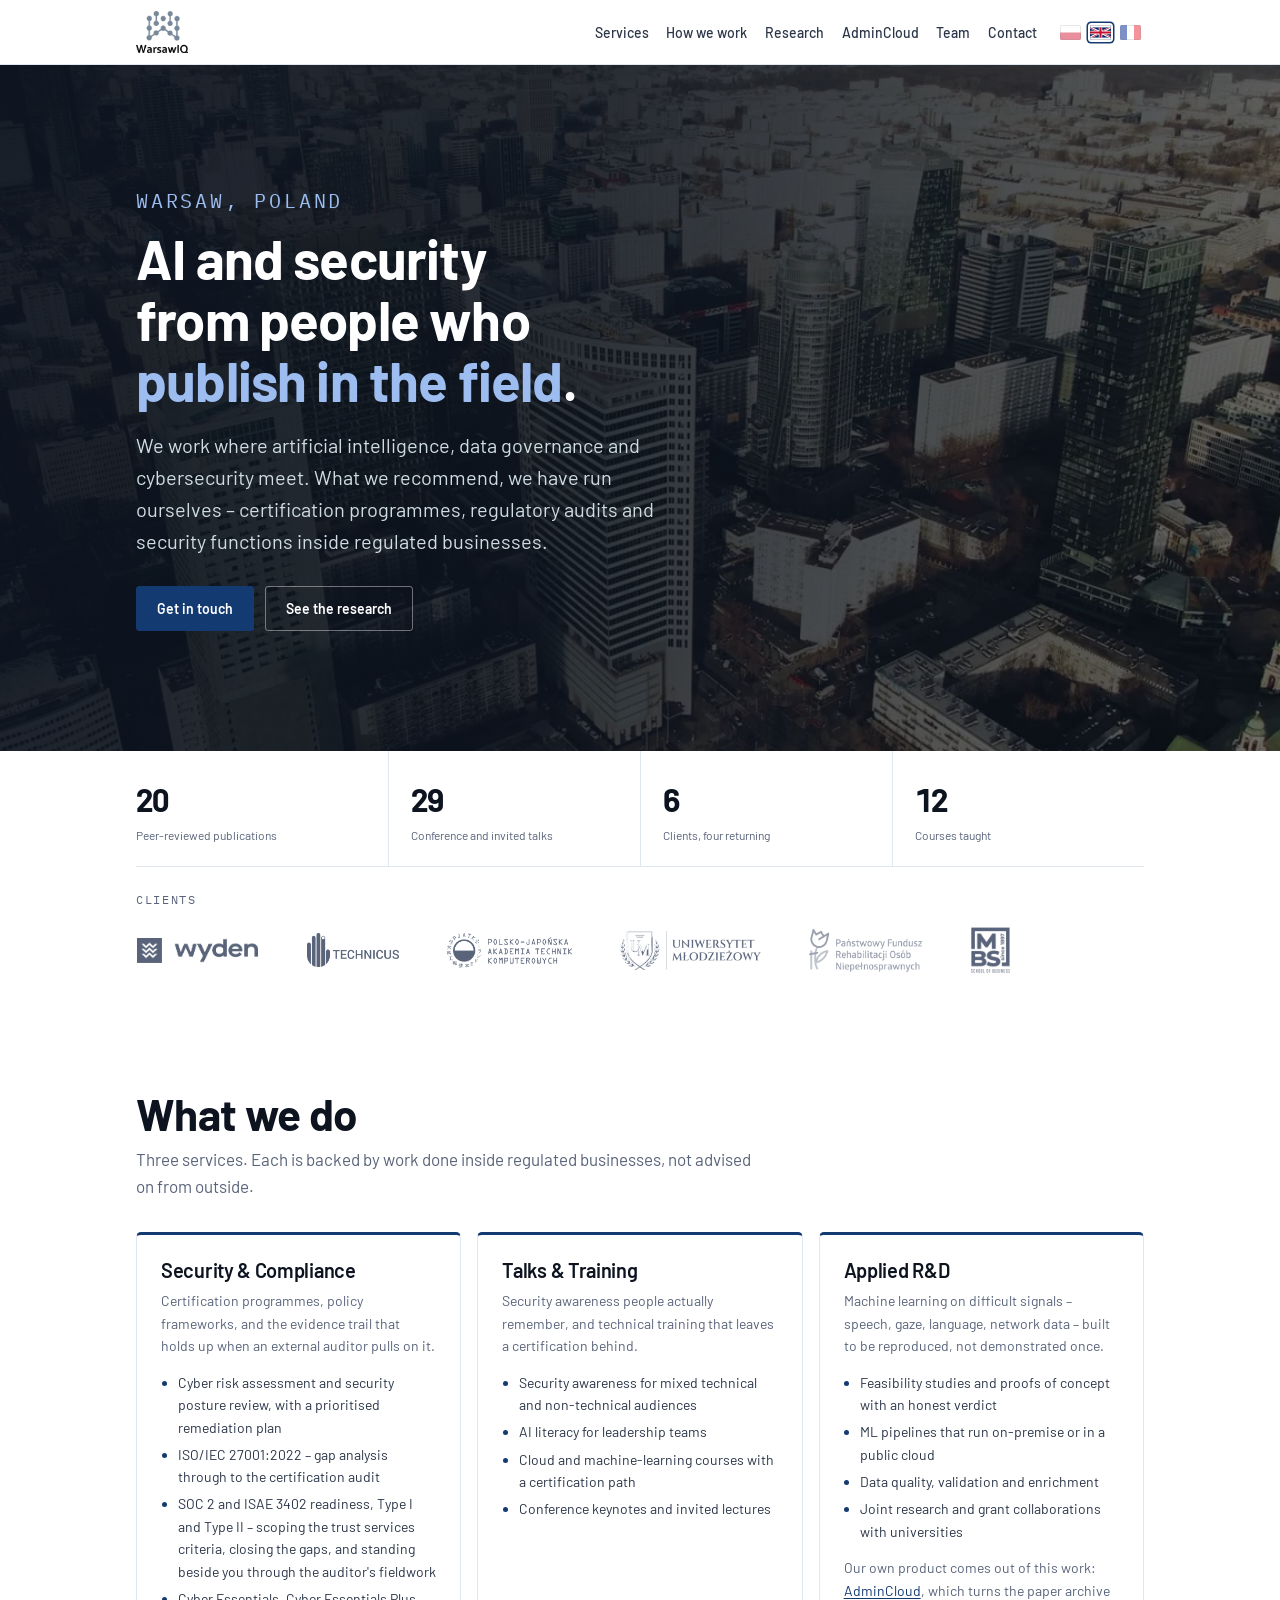
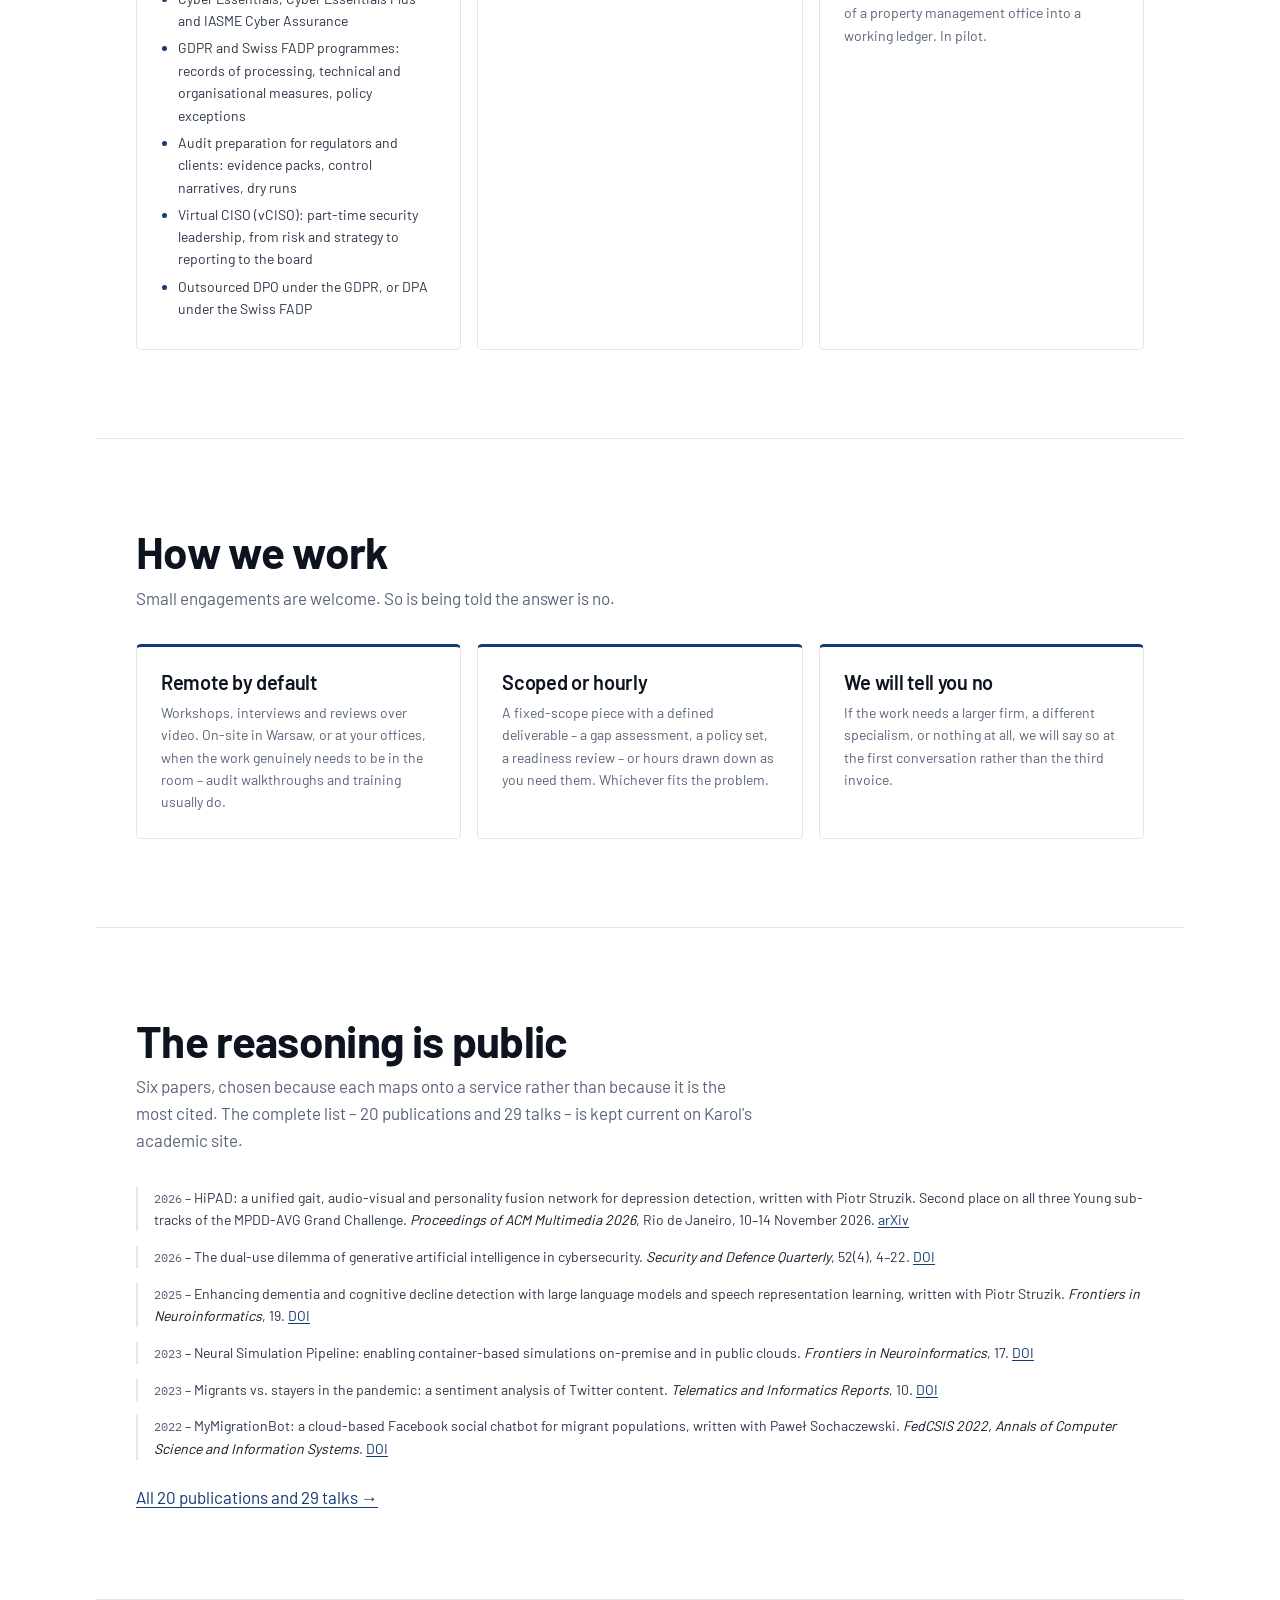
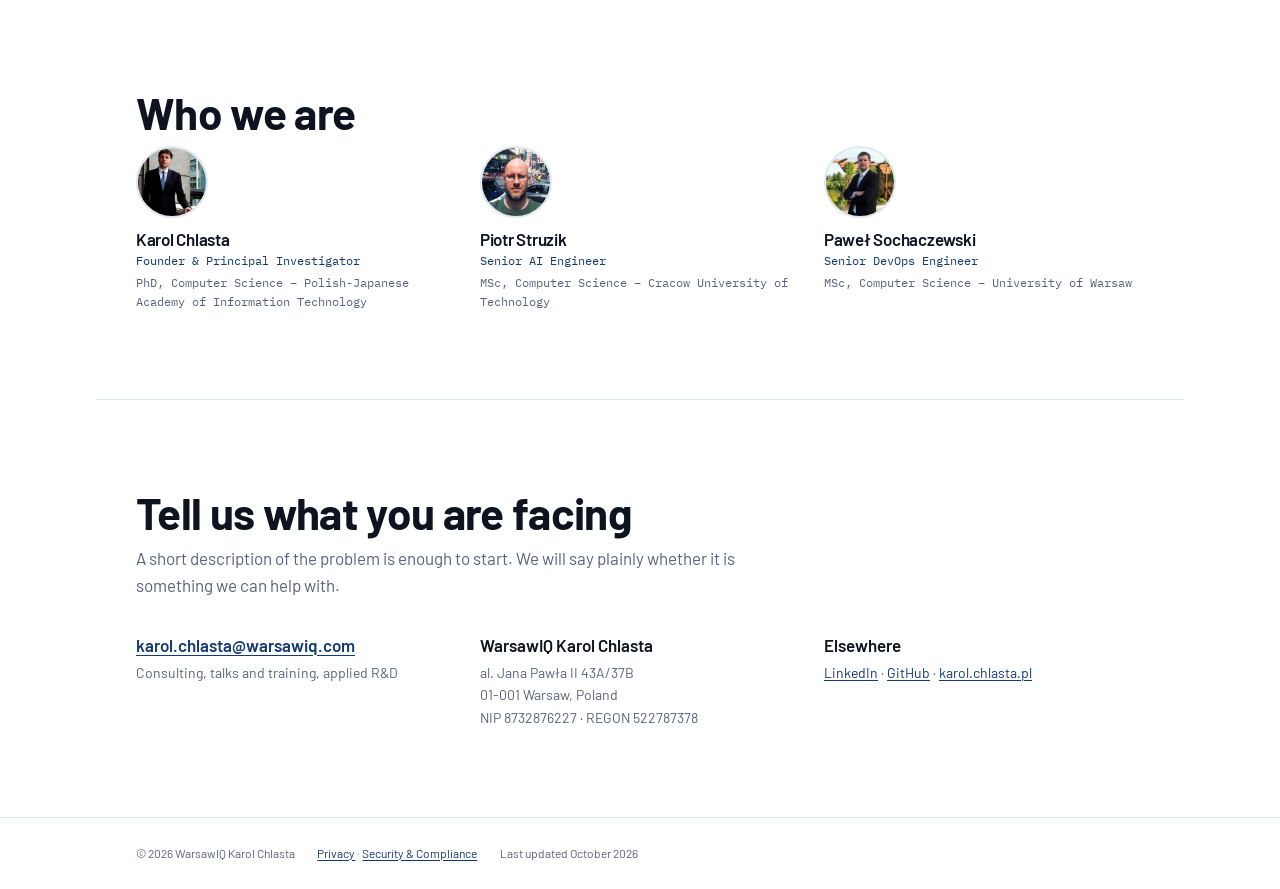
<file: index.html>
<!doctype html>
<html lang="en-GB">
<head>
<meta charset="utf-8">
<meta name="viewport" content="width=device-width, initial-scale=1">
<title>WarsawIQ | AI and security from people who publish in the field</title>
<meta name="description" content="WarsawIQ is a Warsaw consultancy working where artificial intelligence, data governance and cybersecurity meet. Security and compliance, talks and training, applied R&amp;D.">
<link rel="canonical" href="https://warsawiq.com/">
<link rel="alternate" hreflang="en" href="https://warsawiq.com/">
<link rel="alternate" hreflang="pl" href="https://warsawiq.com/pl/">
<link rel="alternate" hreflang="fr" href="https://warsawiq.com/fr/">
<link rel="alternate" hreflang="x-default" href="https://warsawiq.com/">
<link rel="icon" href="/favicon.svg" type="image/svg+xml">
<link rel="manifest" href="/manifest.json">
<meta name="theme-color" content="#0d1218">

<meta property="og:type" content="website">
<meta property="og:title" content="WarsawIQ | AI and security from people who publish in the field">
<meta property="og:description" content="Security and compliance, talks and training, applied R&amp;D. Warsaw, Poland.">
<meta property="og:url" content="https://warsawiq.com/">
<meta property="og:image" content="https://warsawiq.com/assets/img/waw-poster.webp">
<meta property="og:locale" content="en_GB">
<meta property="og:locale:alternate" content="pl_PL">
<meta property="og:locale:alternate" content="fr_FR">
<meta name="twitter:card" content="summary_large_image">

<link rel="stylesheet" href="/assets/css/site.css?v=2026-09-25">

<script type="application/ld+json">
{
  "@context": "https://schema.org",
  "@graph": [
    {
      "@type": "WebPage",
      "@id": "https://warsawiq.com/#webpage",
      "url": "https://warsawiq.com/",
      "inLanguage": "en-GB",
      "mainEntity": { "@id": "https://warsawiq.com/#organization" }
    },
    {
      "@type": "ProfessionalService",
      "@id": "https://warsawiq.com/#organization",
      "name": "WarsawIQ",
      "url": "https://warsawiq.com/",
      "logo": "https://warsawiq.com/assets/img/logo.webp",
      "email": "karol.chlasta@warsawiq.com",
      "address": {
        "@type": "PostalAddress",
        "streetAddress": "al. Jana Pawła II 43A/37B",
        "postalCode": "01-001",
        "addressLocality": "Warsaw",
        "addressCountry": "PL"
      },
      "vatID": "PL8732876227",
      "taxID": "8732876227",
      "founder": {
        "@type": "Person",
        "@id": "https://karol.chlasta.pl/#person",
        "name": "Karol Chlasta",
        "url": "https://karol.chlasta.pl/",
        "sameAs": ["https://orcid.org/0000-0002-6539-566X"]
      },
      "sameAs": [
        "https://www.linkedin.com/company/warsawiq/",
        "https://github.com/WarsawIQ"
      ],
      "knowsAbout": [
        "Data governance", "Information security compliance", "ISO/IEC 27001",
        "GDPR", "Machine learning", "Applied artificial intelligence", "Security awareness training"
      ]
    }
  ]
}
</script>
</head>
<body>
<svg width="0" height="0" style="position:absolute" aria-hidden="true" focusable="false">
  <symbol id="f-pl" viewBox="0 0 21 15">
    <rect width="21" height="15" fill="#fff"/>
    <rect y="7.5" width="21" height="7.5" fill="#d4213d"/>
  </symbol>
  <symbol id="f-fr" viewBox="0 0 21 15">
    <rect width="21" height="15" fill="#fff"/>
    <rect width="7" height="15" fill="#002395"/>
    <rect x="14" width="7" height="15" fill="#ed2939"/>
  </symbol>
  <symbol id="f-gb" viewBox="0 0 60 30">
    <clipPath id="gb-a"><path d="M0,0 v30 h60 v-30 z"/></clipPath>
    <clipPath id="gb-b"><path d="M30,15 h30 v15 z v15 h-30 z h-30 v-15 z v-15 h30 z"/></clipPath>
    <g clip-path="url(#gb-a)">
      <path d="M0,0 v30 h60 v-30 z" fill="#012169"/>
      <path d="M0,0 L60,30 M60,0 L0,30" stroke="#fff" stroke-width="6"/>
      <path d="M0,0 L60,30 M60,0 L0,30" clip-path="url(#gb-b)" stroke="#c8102e" stroke-width="4"/>
      <path d="M30,0 v30 M0,15 h60" stroke="#fff" stroke-width="10"/>
      <path d="M30,0 v30 M0,15 h60" stroke="#c8102e" stroke-width="6"/>
    </g>
  </symbol>
</svg>

<a class="skip" href="#main">Skip to content</a>

<nav class="nav" aria-label="Primary">
  <div class="wrap">
    <a class="brand" href="/" aria-label="WarsawIQ – home">
      <img class="logo-light" src="/assets/img/logo-nav.webp" alt="WarsawIQ" width="160" height="127">
      <img class="logo-dark" src="/assets/img/logo-nav-dark.webp" alt="" width="160" height="127" aria-hidden="true">
    </a>
    <ul>
      <li><a href="#services">Services</a></li>
      <li><a href="#how">How we work</a></li>
      <li><a href="#research">Research</a></li>
      <li><a href="/admincloud/">AdminCloud</a></li>
      <li><a href="#team">Team</a></li>
      <li><a href="#contact">Contact</a></li>
    </ul>
    <div class="lang">
      <a href="/pl/" hreflang="pl" lang="pl" title="Polski"><svg class="flag" width="21" height="15"><use href="#f-pl"/></svg><span class="sr">Polski</span></a>
      <a href="/" hreflang="en" lang="en" title="English" aria-current="true"><svg class="flag" width="21" height="15"><use href="#f-gb"/></svg><span class="sr">English</span></a>
      <a href="/fr/" hreflang="fr" lang="fr" title="Français"><svg class="flag" width="21" height="15"><use href="#f-fr"/></svg><span class="sr">Français</span></a>
    </div>
  </div>
</nav>

<main id="main">

  <!-- hero -->
  <header class="hero">
    <video autoplay muted loop playsinline preload="none"
           poster="/assets/img/waw-poster.webp" aria-hidden="true" tabindex="-1">
      <source src="/assets/video/waw.mp4" type="video/mp4">
    </video>
    <div class="wrap">
      <div class="hero-inner">
        <p class="eyebrow">Warsaw, Poland</p>
        <h1>AI and security from people who <em>publish in the field</em>.</h1>
        <p>We work where artificial intelligence, data governance and cybersecurity meet.
          What we recommend, we have run ourselves – certification programmes, regulatory audits
          and security functions inside regulated businesses.</p>
        <div class="cta">
          <a class="btn" href="#contact">Get in touch</a>
          <a class="btn btn--ghost" href="#research">See the research</a>
        </div>
      </div>
    </div>
  </header>

  <!-- proof -->
  <section class="wrap" aria-label="At a glance">
    <dl class="proof">
      <div><dt>20</dt><dd>Peer-reviewed publications</dd></div>
      <div><dt>29</dt><dd>Conference and invited talks</dd></div>
      <div><dt>6</dt><dd>Clients, four returning</dd></div>
      <div><dt>12</dt><dd>Courses taught</dd></div>
    </dl>

    <h2 class="clients-head">Clients</h2>
    <ul class="clients">
        <li><span class="clogo" style="--m:url(/assets/img/clients/wyden.png); --ar:4.828; --k:0.69"></span><span class="name">Wyden</span></li>
        <li><span class="clogo" style="--m:url(/assets/img/clients/technicus.png); --ar:2.719; --k:0.92"></span><span class="name">Technicus</span></li>
        <li><span class="clogo" style="--m:url(/assets/img/clients/pjait.png); --ar:3.578; --k:0.95"></span><span class="name">Polish-Japanese Academy of Information Technology</span></li>
        <li><span class="clogo" style="--m:url(/assets/img/clients/um.png); --ar:3.656; --k:1.05"></span><span class="name">Uniwersytet Młodzieżowy</span></li>
        <li><span class="clogo" style="--m:url(/assets/img/clients/pfron.png); --ar:2.617; --k:1.18"></span><span class="name">Państwowy Fundusz Rehabilitacji Osób Niepełnosprawnych</span></li>
        <li><span class="clogo" style="--m:url(/assets/img/clients/mbs.png); --ar:0.857; --k:1.25"></span><span class="name">Montpellier Business School</span></li>
    </ul>
  </section>

  <!-- services -->
  <section class="wrap section" id="services">
    <h2 class="sechead">What we do</h2>
    <p class="lede">Three services. Each is backed by work done inside regulated businesses, not
      advised on from outside.</p>

    <div class="cards">
      <article class="card">
        <h3>Security &amp; Compliance</h3>
        <p>Certification programmes, policy frameworks, and the evidence trail that holds up when
          an external auditor pulls on it.</p>
        <ul>
          <li>Cyber risk assessment and security posture review, with a prioritised remediation plan</li>
          <li>ISO/IEC 27001:2022 – gap analysis through to the certification audit</li>
          <li>SOC 2 and ISAE 3402 readiness, Type I and Type II – scoping the trust services
            criteria, closing the gaps, and standing beside you through the auditor's fieldwork</li>
          <li>Cyber Essentials, Cyber Essentials Plus and IASME Cyber Assurance</li>
          <li>GDPR and Swiss FADP programmes: records of processing, technical and organisational
            measures, policy exceptions</li>
          <li>Audit preparation for regulators and clients: evidence packs, control narratives,
            dry runs</li>
          <li>Virtual CISO (vCISO): part-time security leadership, from risk and strategy to
            reporting to the board</li>
          <li>Outsourced DPO under the GDPR, or DPA under the Swiss FADP</li>
        </ul>
      </article>

      <article class="card">
        <h3>Talks &amp; Training</h3>
        <p>Security awareness people actually remember, and technical training that leaves a
          certification behind.</p>
        <ul>
          <li>Security awareness for mixed technical and non-technical audiences</li>
          <li>AI literacy for leadership teams</li>
          <li>Cloud and machine-learning courses with a certification path</li>
          <li>Conference keynotes and invited lectures</li>
        </ul>
      </article>

      <article class="card">
        <h3>Applied R&amp;D</h3>
        <p>Machine learning on difficult signals – speech, gaze, language, network data – built to
          be reproduced, not demonstrated once.</p>
        <ul>
          <li>Feasibility studies and proofs of concept with an honest verdict</li>
          <li>ML pipelines that run on-premise or in a public cloud</li>
          <li>Data quality, validation and enrichment</li>
          <li>Joint research and grant collaborations with universities</li>
        </ul>
        <p style="margin-top:0.9rem">Our own product comes out of this work:
          <a href="/admincloud/">AdminCloud</a>, which turns the paper archive of a property
          management office into a working ledger. In pilot.</p>
      </article>
    </div>
  </section>

  <!-- how we work -->
  <section class="wrap section" id="how">
    <h2 class="sechead">How we work</h2>
    <p class="lede">Small engagements are welcome. So is being told the answer is no.</p>

    <div class="cards">
      <article class="card">
        <h3>Remote by default</h3>
        <p>Workshops, interviews and reviews over video. On-site in Warsaw, or at your offices,
          when the work genuinely needs to be in the room – audit walkthroughs and training
          usually do.</p>
      </article>
      <article class="card">
        <h3>Scoped or hourly</h3>
        <p>A fixed-scope piece with a defined deliverable – a gap assessment, a policy set, a
          readiness review – or hours drawn down as you need them. Whichever fits the problem.</p>
      </article>
      <article class="card">
        <h3>We will tell you no</h3>
        <p>If the work needs a larger firm, a different specialism, or nothing at all, we will
          say so at the first conversation rather than the third invoice.</p>
      </article>
    </div>
  </section>

  <!-- research -->
  <section class="wrap section" id="research">
    <h2 class="sechead">The reasoning is public</h2>
    <p class="lede">Six papers, chosen because each maps onto a service rather than because it is
      the most cited. The complete list – 20 publications and 29 talks – is kept current on
      Karol's academic site.</p>

    <ol class="pubs">
      <li>
        <span class="year">2026</span> – HiPAD: a unified gait, audio-visual and personality fusion
        network for depression detection, written with Piotr Struzik. Second place on all three
        Young sub-tracks of the MPDD-AVG Grand Challenge.
        <cite>Proceedings of ACM Multimedia 2026</cite>, Rio de Janeiro, 10–14 November 2026.
        <a href="https://arxiv.org/abs/2610.14961">arXiv</a>
      </li>
      <li>
        <span class="year">2026</span> – The dual-use dilemma of generative artificial intelligence
        in cybersecurity. <cite>Security and Defence Quarterly</cite>, 52(4), 4–22.
        <a href="https://doi.org/10.35467/sdq/217364">DOI</a>
      </li>
      <li>
        <span class="year">2025</span> – Enhancing dementia and cognitive decline detection with
        large language models and speech representation learning, written with Piotr Struzik.
        <cite>Frontiers in Neuroinformatics</cite>, 19.
        <a href="https://doi.org/10.3389/fninf.2025.1679664">DOI</a>
      </li>
      <li>
        <span class="year">2023</span> – Neural Simulation Pipeline: enabling container-based
        simulations on-premise and in public clouds.
        <cite>Frontiers in Neuroinformatics</cite>, 17.
        <a href="https://doi.org/10.3389/fninf.2023.1122470">DOI</a>
      </li>
      <li>
        <span class="year">2023</span> – Migrants vs. stayers in the pandemic: a sentiment analysis
        of Twitter content. <cite>Telematics and Informatics Reports</cite>, 10.
        <a href="https://doi.org/10.1016/j.teler.2023.100059">DOI</a>
      </li>
      <li>
        <span class="year">2022</span> – MyMigrationBot: a cloud-based Facebook social chatbot for
        migrant populations, written with Paweł Sochaczewski.
        <cite>FedCSIS 2022, Annals of Computer Science and Information Systems</cite>.
        <a href="https://doi.org/10.15439/2022F187">DOI</a>
      </li>
    </ol>

    <p style="margin-top:1.5rem">
      <a href="https://karol.chlasta.pl/publications/">All 20 publications and 29 talks →</a>
    </p>
  </section>

  <!-- team -->
  <section class="wrap section" id="team">
    <h2 class="sechead">Who we are</h2>
    <div class="people">
      <article class="person">
        <img src="/assets/img/karol.jpeg" alt="" width="72" height="72" loading="lazy" decoding="async">
        <h3>Karol Chlasta</h3>
        <span class="role">Founder &amp; Principal Investigator</span>
        <span class="degree">PhD, Computer Science – Polish-Japanese Academy of Information Technology</span>
      </article>

      <article class="person">
        <img src="/assets/img/piotr.jpeg" alt="" width="72" height="72" loading="lazy" decoding="async">
        <h3>Piotr Struzik</h3>
        <span class="role">Senior AI Engineer</span>
        <span class="degree">MSc, Computer Science – Cracow University of Technology</span>
      </article>

      <article class="person">
        <img src="/assets/img/pawel.jpeg" alt="" width="72" height="72" loading="lazy" decoding="async">
        <h3>Paweł Sochaczewski</h3>
        <span class="role">Senior DevOps Engineer</span>
        <span class="degree">MSc, Computer Science – University of Warsaw</span>
      </article>
    </div>
  </section>

  <!-- contact -->
  <section class="wrap section" id="contact">
    <h2 class="sechead">Tell us what you are facing</h2>
    <p class="lede">A short description of the problem is enough to start. We will say plainly
      whether it is something we can help with.</p>

    <dl class="contact">
      <div>
        <dt><a href="mailto:karol.chlasta@warsawiq.com">karol.chlasta@warsawiq.com</a></dt>
        <dd>Consulting, talks and training, applied R&amp;D</dd>
      </div>
      <div>
        <dt>WarsawIQ Karol Chlasta</dt>
        <dd>al. Jana Pawła II 43A/37B<br>01-001 Warsaw, Poland<br>NIP 8732876227 · REGON 522787378</dd>
      </div>
      <div>
        <dt>Elsewhere</dt>
        <dd>
          <a href="https://www.linkedin.com/company/warsawiq/">LinkedIn</a> ·
          <a href="https://github.com/WarsawIQ">GitHub</a> ·
          <a href="https://karol.chlasta.pl/">karol.chlasta.pl</a>
        </dd>
      </div>
    </dl>
  </section>

</main>

<footer class="site">
  <div class="wrap">
    <span>© 2026 WarsawIQ Karol Chlasta</span>
    <span><a href="/privacy/">Privacy</a> · <a href="/security/">Security &amp; Compliance</a></span>
    <span>Last updated October 2026</span>
  </div>
</footer>

<script src="/assets/js/site.js" defer></script>
</body>
</html>
</file>
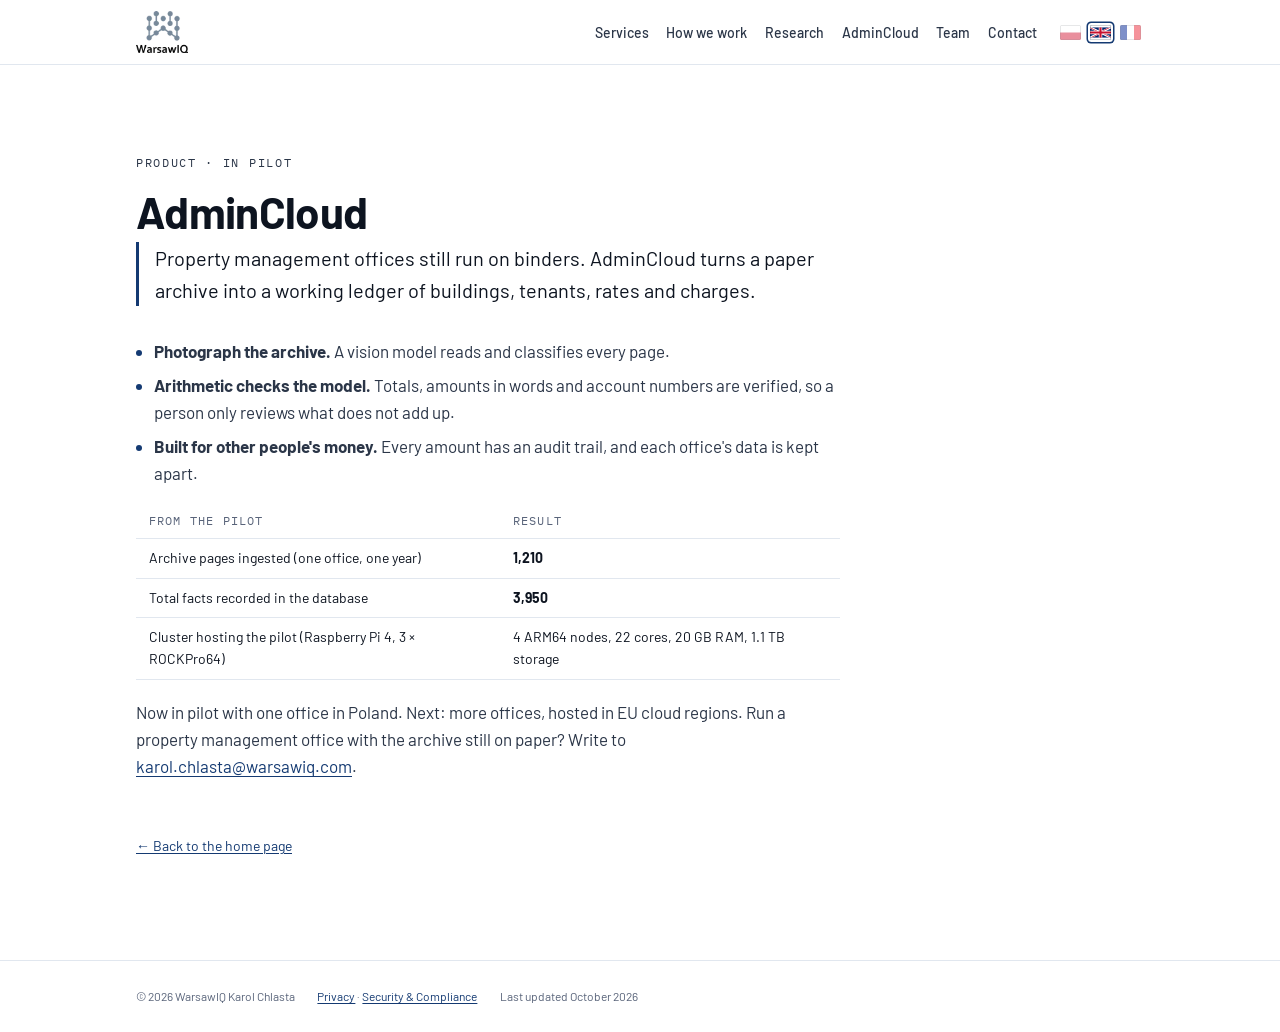
<file: admincloud/index.html>
<!doctype html>
<html lang="en-GB">
<head>
<meta charset="utf-8">
<meta name="viewport" content="width=device-width, initial-scale=1">
<title>AdminCloud | WarsawIQ</title>
<meta name="description" content="AdminCloud turns the paper archive of a small property management office into a ledger of buildings, units, tenants, rates and charges. Built by WarsawIQ, in pilot.">
<link rel="canonical" href="https://warsawiq.com/admincloud/">
<link rel="alternate" hreflang="en" href="https://warsawiq.com/admincloud/">
<link rel="alternate" hreflang="pl" href="https://warsawiq.com/pl/admincloud/">
<link rel="alternate" hreflang="fr" href="https://warsawiq.com/fr/admincloud/">
<link rel="alternate" hreflang="x-default" href="https://warsawiq.com/admincloud/">
<link rel="icon" href="/favicon.svg" type="image/svg+xml">
<meta name="theme-color" content="#0d1218">
<link rel="stylesheet" href="/assets/css/site.css?v=2026-09-25">
</head>
<body>
<svg width="0" height="0" style="position:absolute" aria-hidden="true" focusable="false">
  <symbol id="f-pl" viewBox="0 0 21 15">
    <rect width="21" height="15" fill="#fff"/>
    <rect y="7.5" width="21" height="7.5" fill="#d4213d"/>
  </symbol>
  <symbol id="f-fr" viewBox="0 0 21 15">
    <rect width="21" height="15" fill="#fff"/>
    <rect width="7" height="15" fill="#002395"/>
    <rect x="14" width="7" height="15" fill="#ed2939"/>
  </symbol>
  <symbol id="f-gb" viewBox="0 0 60 30">
    <clipPath id="gb-a"><path d="M0,0 v30 h60 v-30 z"/></clipPath>
    <clipPath id="gb-b"><path d="M30,15 h30 v15 z v15 h-30 z h-30 v-15 z v-15 h30 z"/></clipPath>
    <g clip-path="url(#gb-a)">
      <path d="M0,0 v30 h60 v-30 z" fill="#012169"/>
      <path d="M0,0 L60,30 M60,0 L0,30" stroke="#fff" stroke-width="6"/>
      <path d="M0,0 L60,30 M60,0 L0,30" clip-path="url(#gb-b)" stroke="#c8102e" stroke-width="4"/>
      <path d="M30,0 v30 M0,15 h60" stroke="#fff" stroke-width="10"/>
      <path d="M30,0 v30 M0,15 h60" stroke="#c8102e" stroke-width="6"/>
    </g>
  </symbol>
</svg>

<a class="skip" href="#main">Skip to content</a>

<nav class="nav" aria-label="Primary">
  <div class="wrap">
    <a class="brand" href="/" aria-label="WarsawIQ – home">
      <img class="logo-light" src="/assets/img/logo-nav.webp" alt="WarsawIQ" width="160" height="127">
      <img class="logo-dark" src="/assets/img/logo-nav-dark.webp" alt="" width="160" height="127" aria-hidden="true">
    </a>
    <ul>
      <li><a href="/#services">Services</a></li>
      <li><a href="/#how">How we work</a></li>
      <li><a href="/#research">Research</a></li>
      <li><a href="/admincloud/" aria-current="page">AdminCloud</a></li>
      <li><a href="/#team">Team</a></li>
      <li><a href="/#contact">Contact</a></li>
    </ul>
    <div class="lang">
      <a href="/pl/admincloud/" hreflang="pl" lang="pl" title="Polski"><svg class="flag" width="21" height="15"><use href="#f-pl"/></svg><span class="sr">Polski</span></a>
      <a href="/admincloud/" hreflang="en" lang="en" title="English" aria-current="true"><svg class="flag" width="21" height="15"><use href="#f-gb"/></svg><span class="sr">English</span></a>
      <a href="/fr/admincloud/" hreflang="fr" lang="fr" title="Français"><svg class="flag" width="21" height="15"><use href="#f-fr"/></svg><span class="sr">Français</span></a>
    </div>
  </div>
</nav>

<main id="main" class="wrap section">
  <div class="prose">
    <p class="eyebrow">Product · in pilot</p>
    <h1>AdminCloud</h1>

    <p class="lead">Property management offices still run on binders. AdminCloud turns a paper
      archive into a working ledger of buildings, tenants, rates and charges.</p>

    <ul>
      <li><strong>Photograph the archive.</strong> A vision model reads and classifies every
        page.</li>
      <li><strong>Arithmetic checks the model.</strong> Totals, amounts in words and account
        numbers are verified, so a person only reviews what does not add up.</li>
      <li><strong>Built for other people's money.</strong> Every amount has an audit trail, and
        each office's data is kept apart.</li>
    </ul>

    <div class="tablewrap">
      <table>
        <thead>
          <tr><th>From the pilot</th><th>Result</th></tr>
        </thead>
        <tbody>
          <tr>
            <td>Archive pages ingested (one office, one year)</td>
            <td><strong>1,210</strong></td>
          </tr>
          <tr>
            <td>Total facts recorded in the database</td>
            <td><strong>3,950</strong></td>
          </tr>
          <tr>
            <td>Cluster hosting the pilot (Raspberry Pi 4, 3 × ROCKPro64)</td>
            <td>4 ARM64 nodes, 22 cores, 20 GB RAM, 1.1 TB storage</td>
          </tr>
        </tbody>
      </table>
    </div>

    <p>Now in pilot with one office in Poland. Next: more offices, hosted in EU cloud regions.
      Run a property management office with the archive still on paper? Write to
      <a href="mailto:karol.chlasta@warsawiq.com">karol.chlasta@warsawiq.com</a>.</p>

    <p><a class="back" href="/">← Back to the home page</a></p>
  </div>
</main>

<footer class="site">
  <div class="wrap">
    <span>© 2026 WarsawIQ Karol Chlasta</span>
    <span><a href="/privacy/">Privacy</a> · <a href="/security/">Security &amp; Compliance</a></span>
    <span>Last updated October 2026</span>
  </div>
</footer>
</body>
</html>
</file>
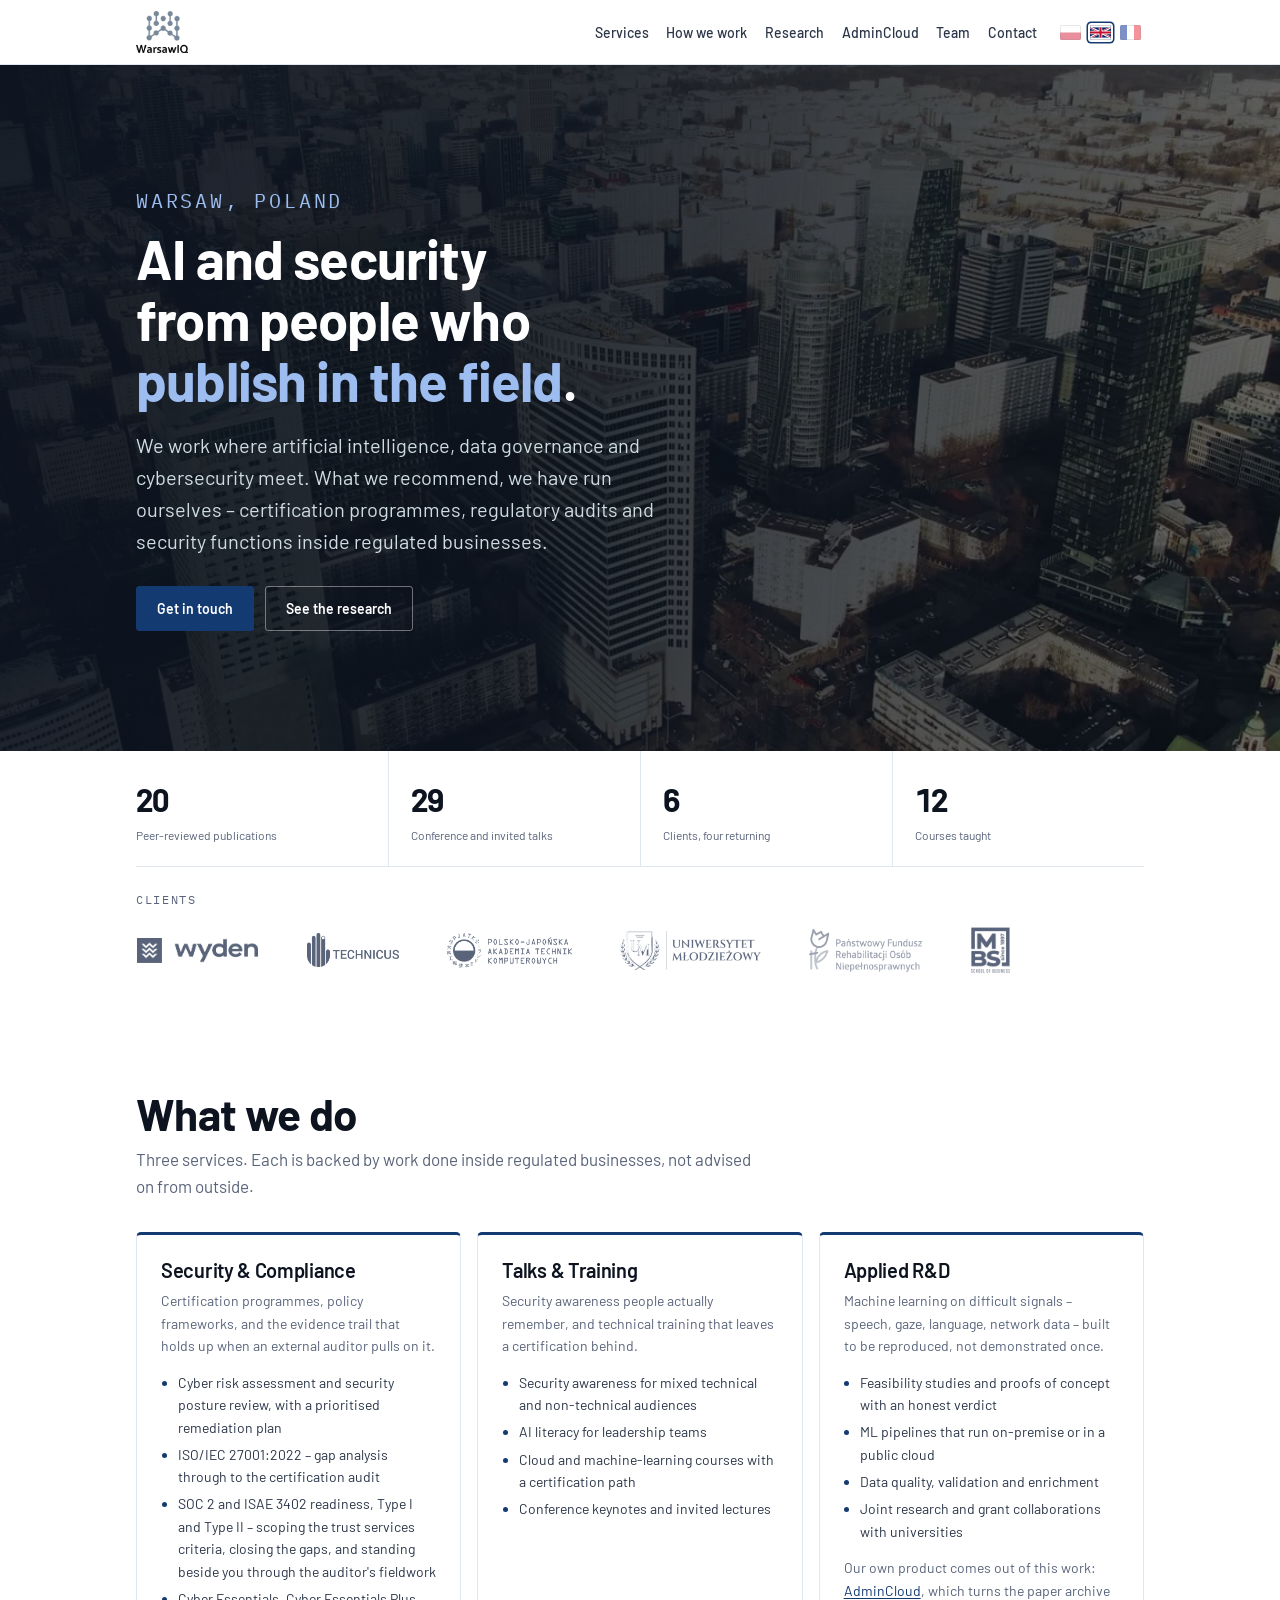
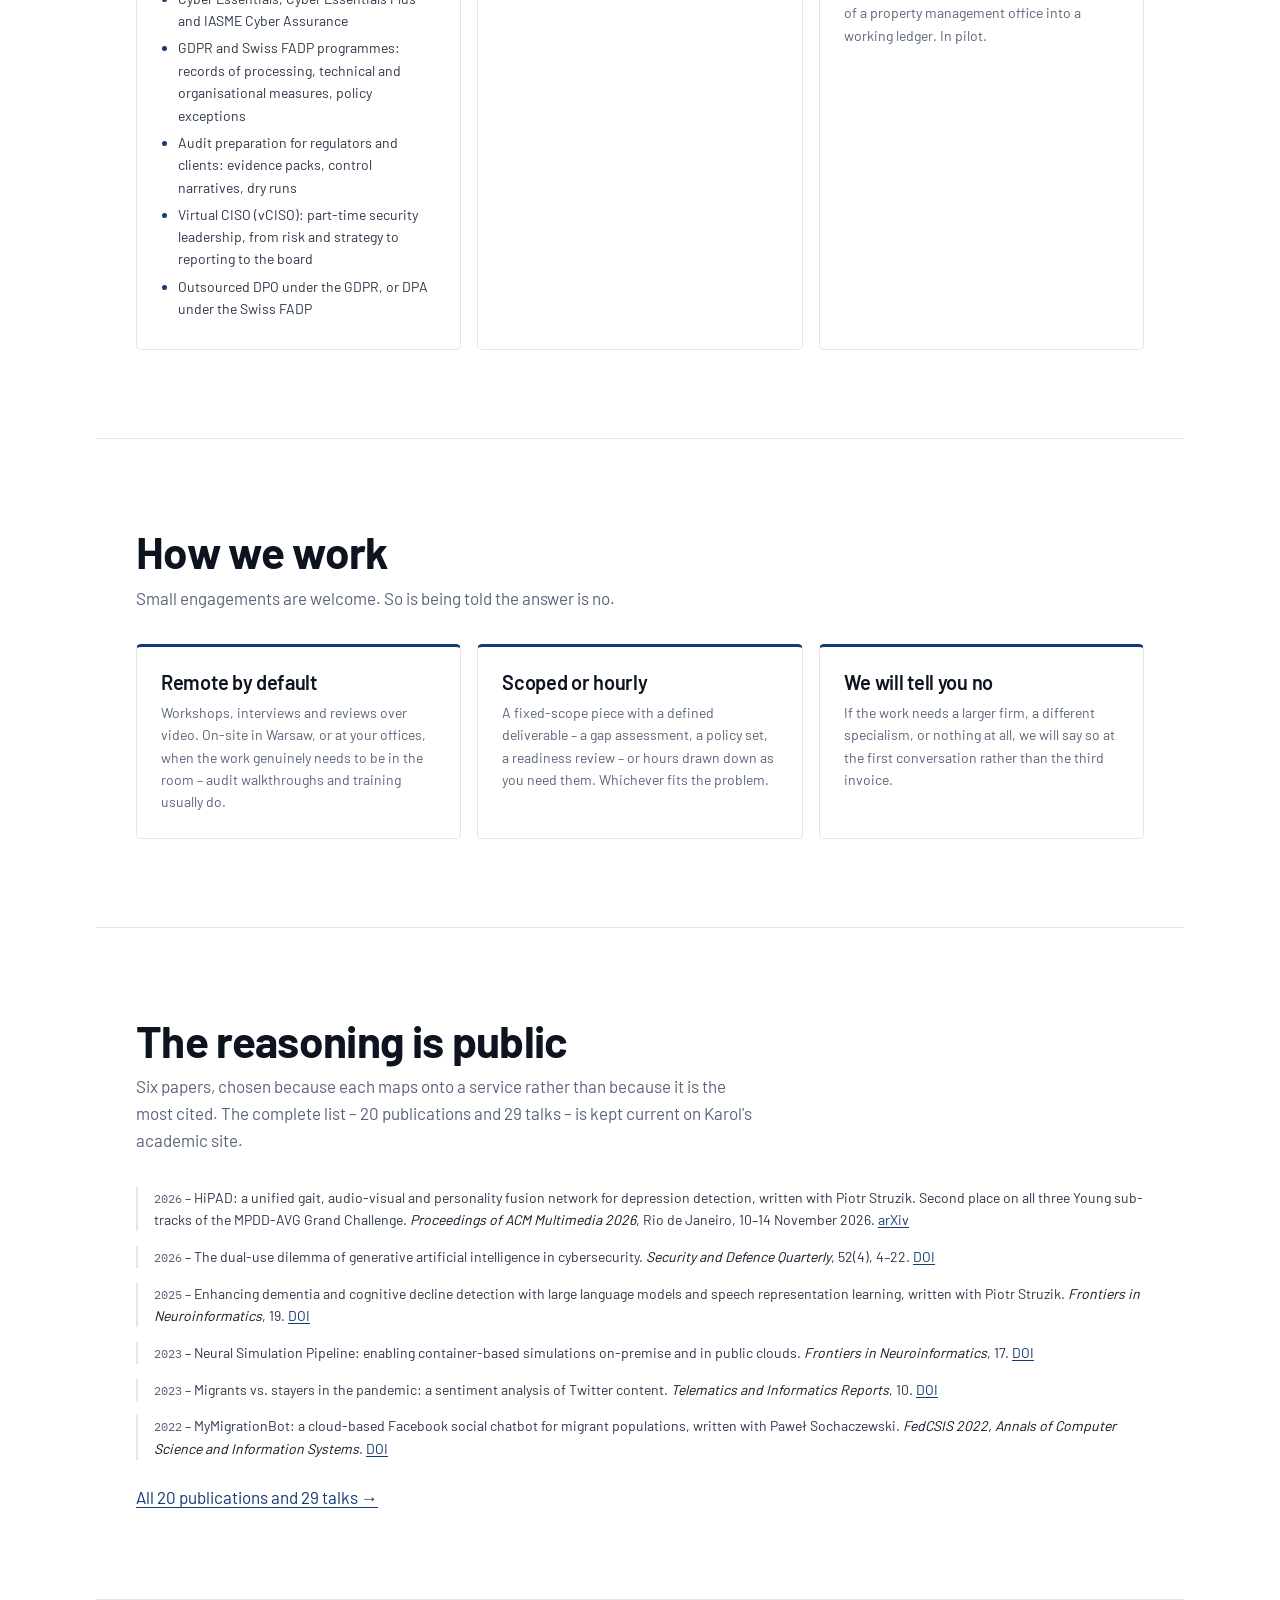
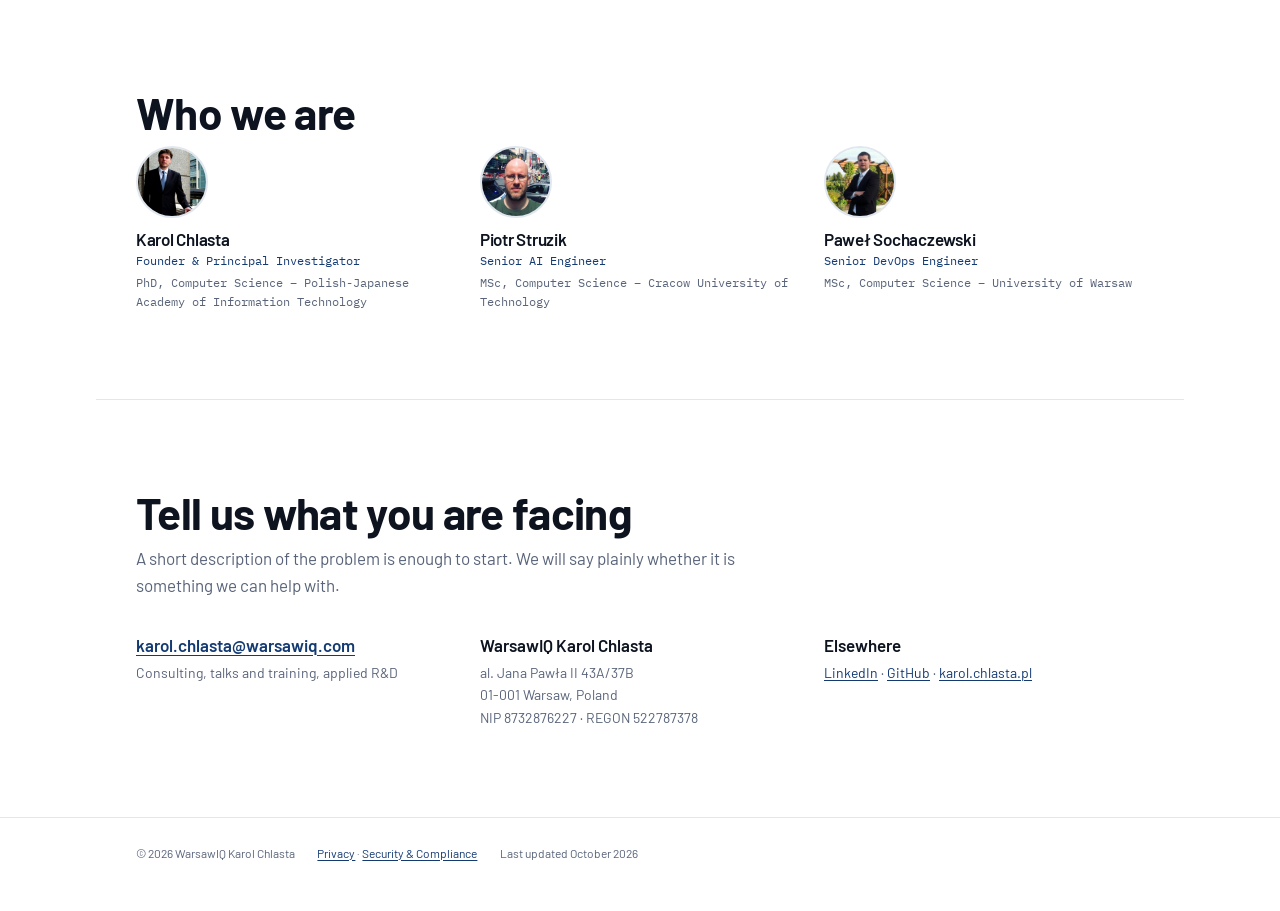
<file: en/index.html>
<!doctype html>
<html lang="en-GB">
<head>
<meta charset="utf-8">
<title>WarsawIQ</title>
<link rel="canonical" href="https://warsawiq.com/">
<meta http-equiv="refresh" content="0; url=/">
</head>
<body>
<p><a href="/">Continue to warsawiq.com</a></p>
</body>
</html>
</file>
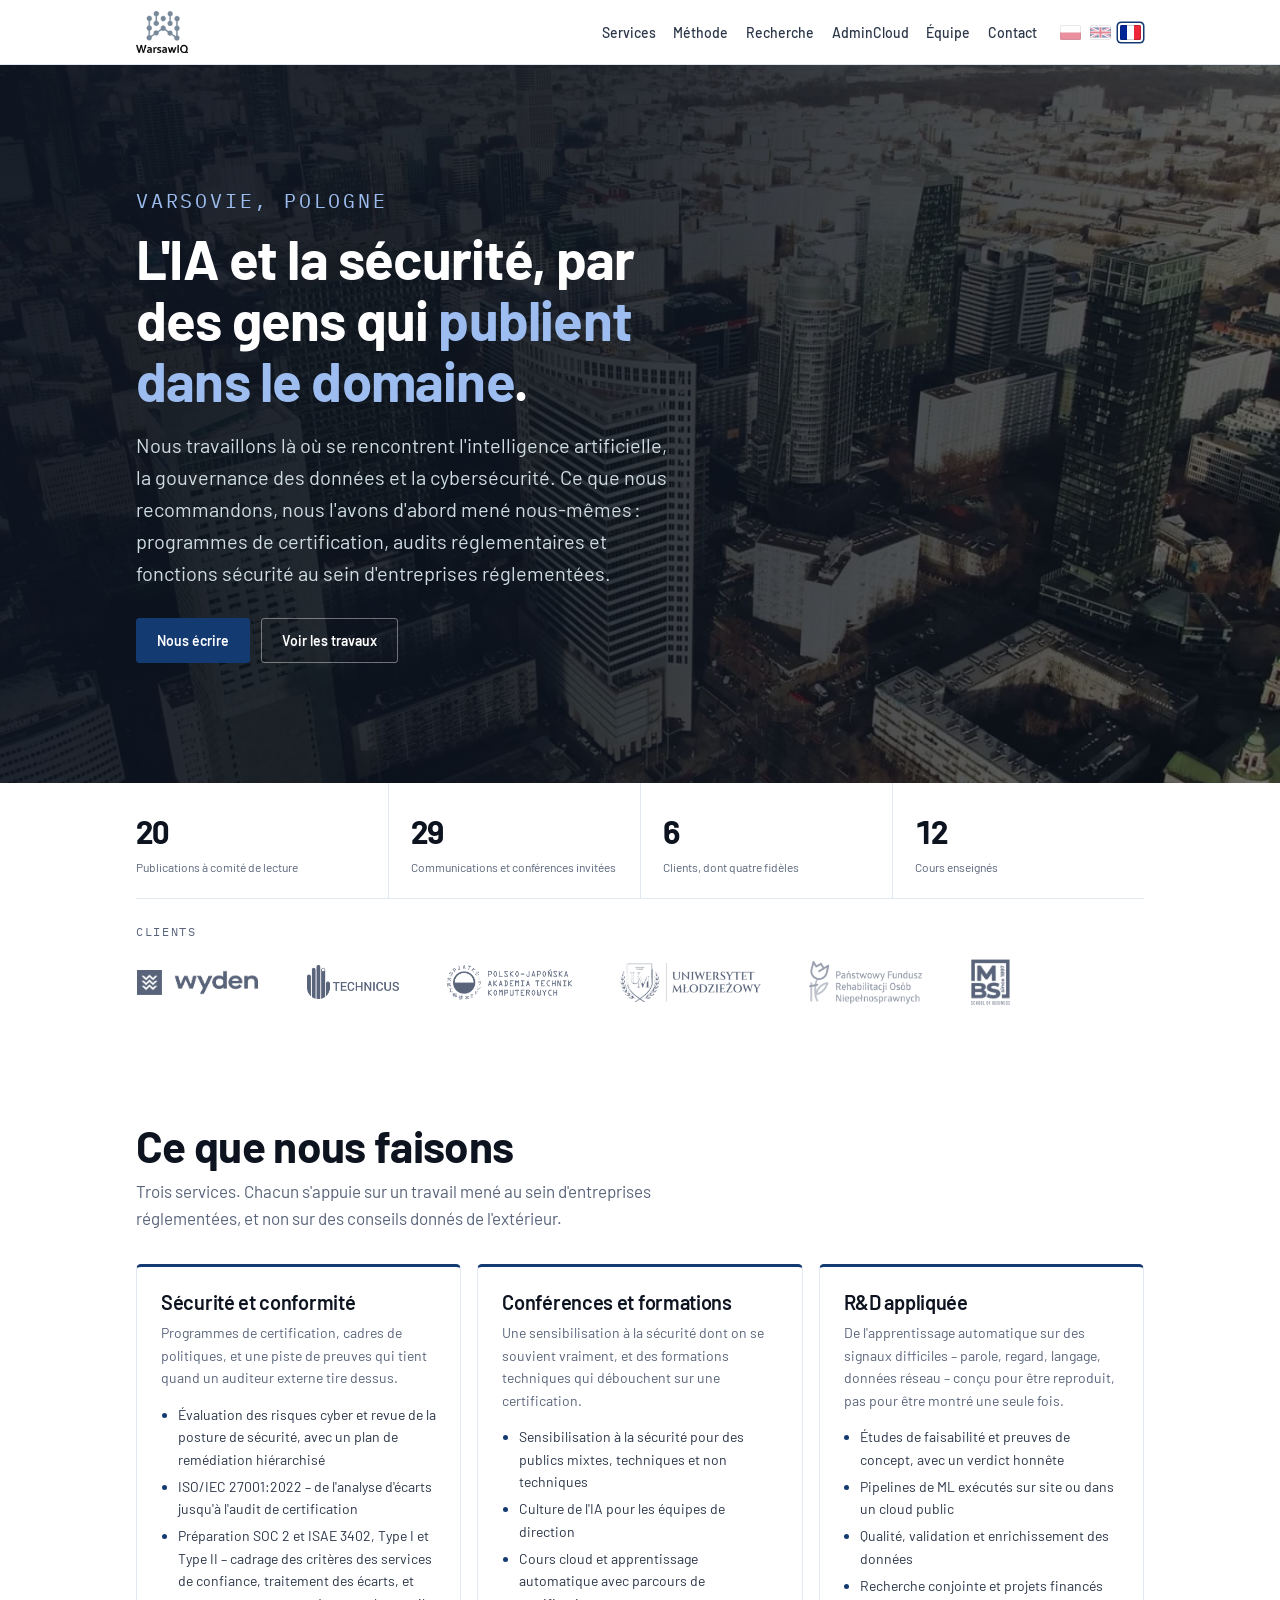
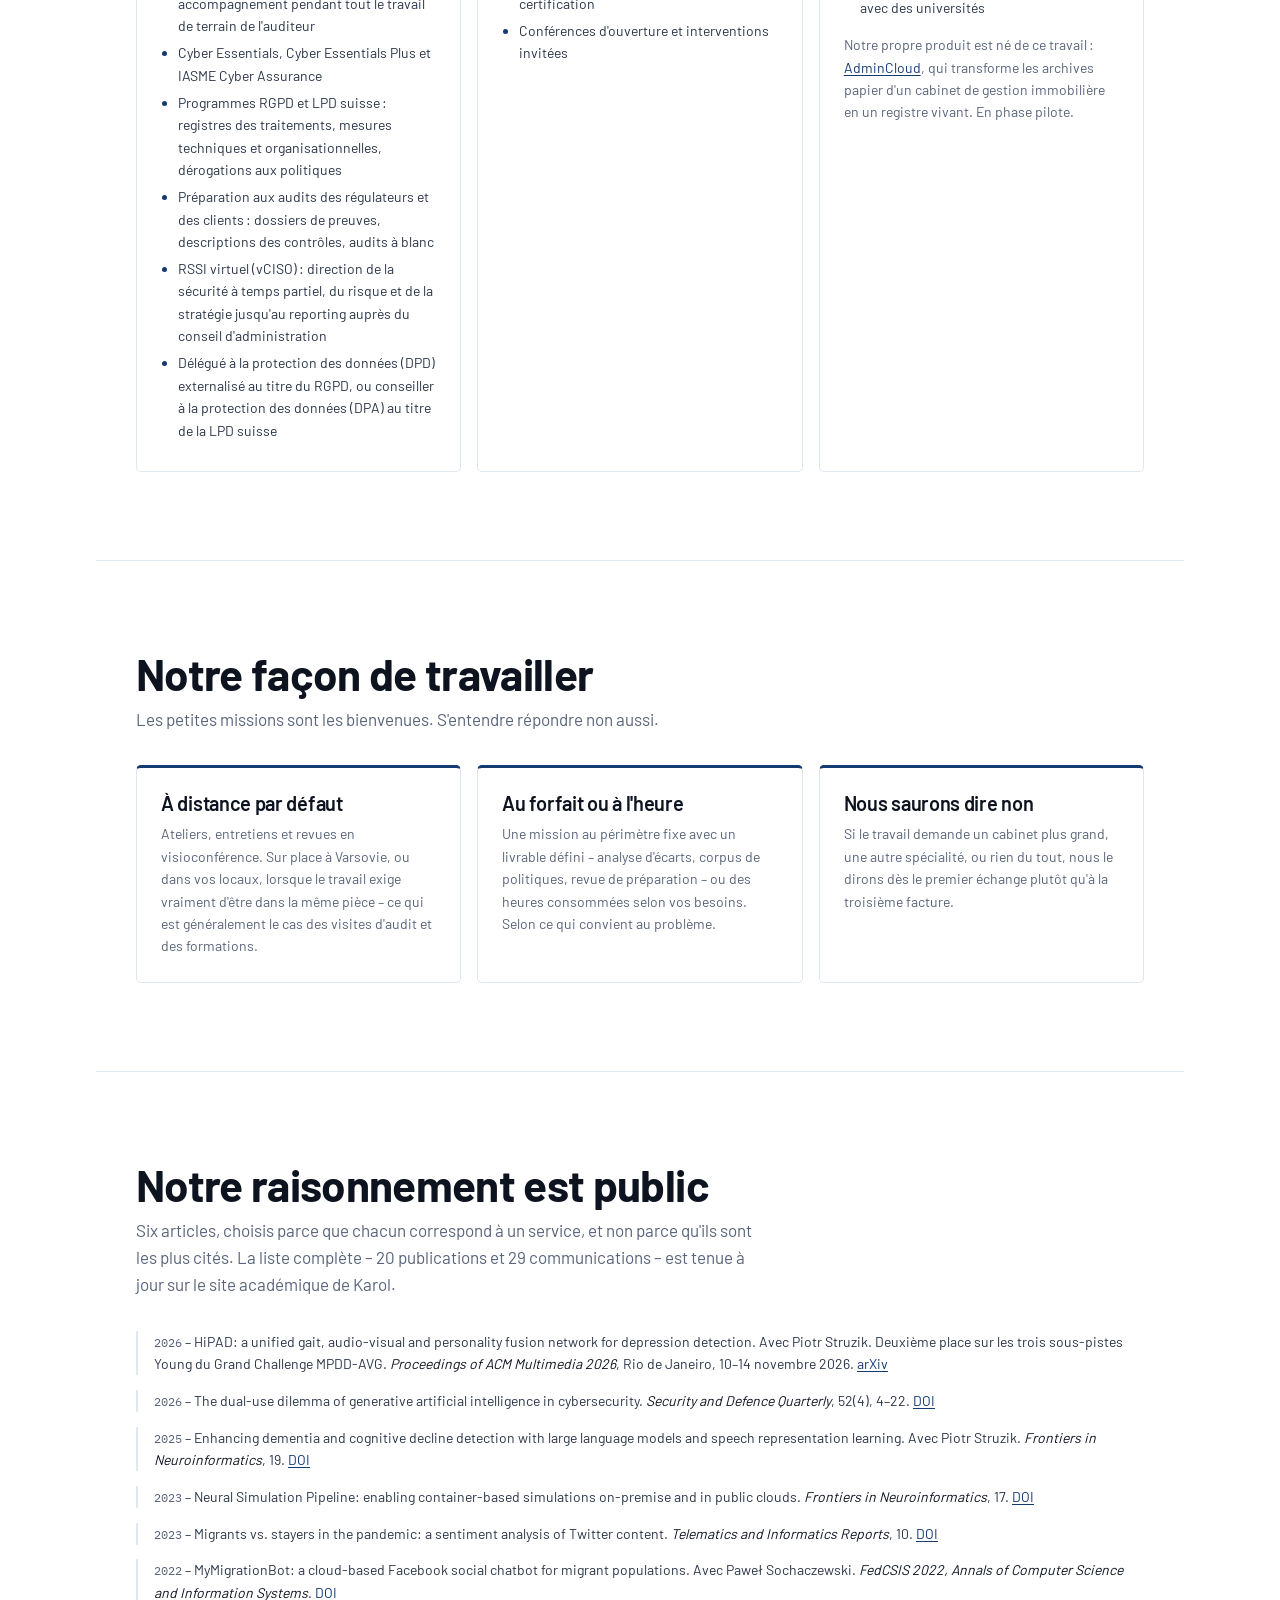
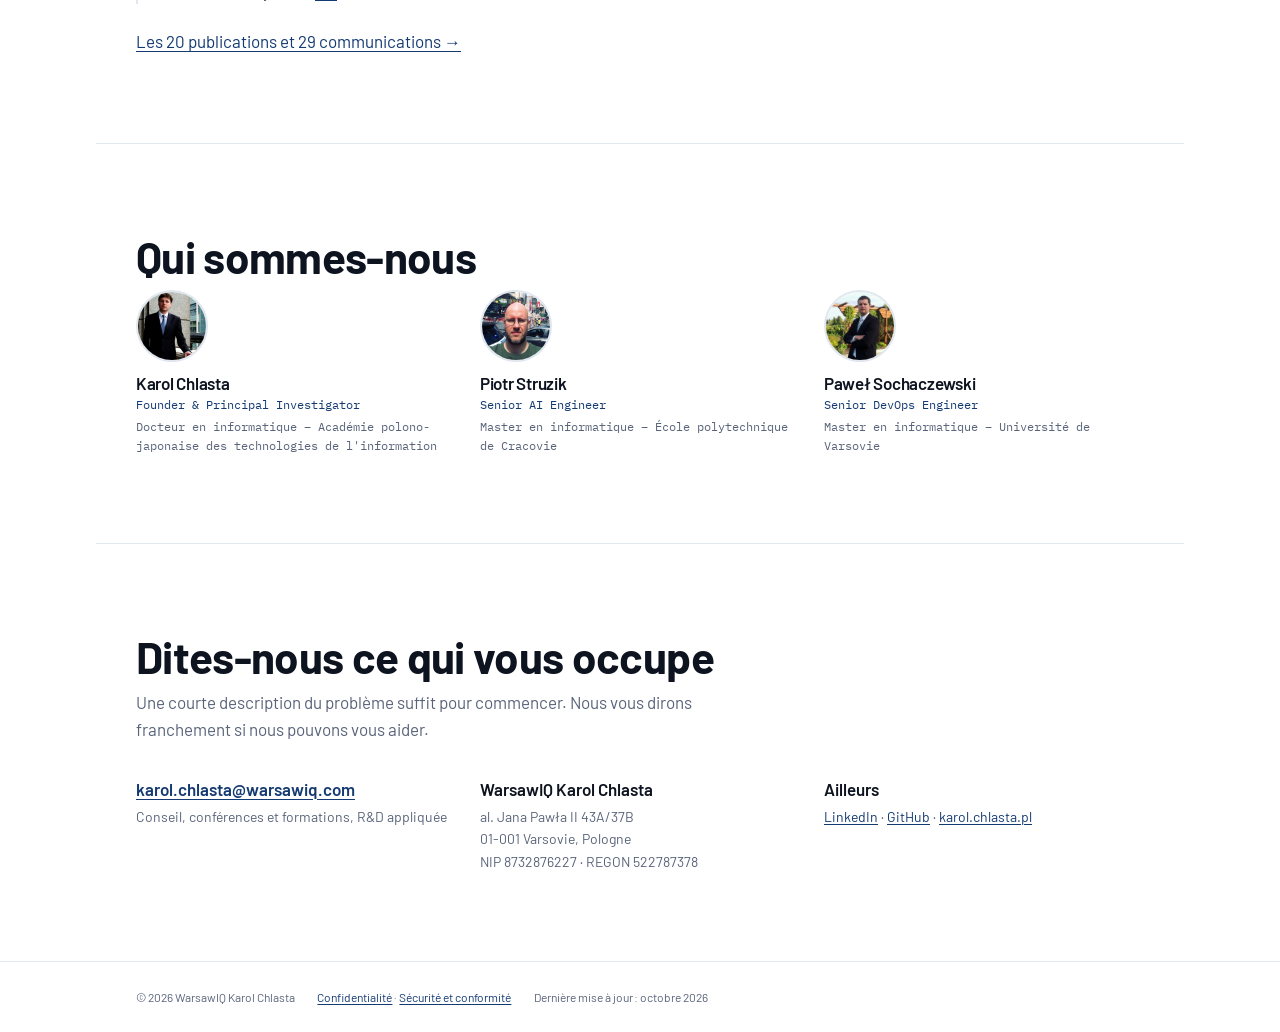
<file: fr/index.html>
<!doctype html>
<html lang="fr">
<head>
<meta charset="utf-8">
<meta name="viewport" content="width=device-width, initial-scale=1">
<title>WarsawIQ | IA et sécurité par des gens qui publient dans le domaine</title>
<meta name="description" content="WarsawIQ est un cabinet de conseil varsovien qui travaille au croisement de l'intelligence artificielle, de la gouvernance des données et de la cybersécurité. Sécurité et conformité, conférences et formations, R&amp;D appliquée.">
<link rel="canonical" href="https://warsawiq.com/fr/">
<link rel="alternate" hreflang="en" href="https://warsawiq.com/">
<link rel="alternate" hreflang="pl" href="https://warsawiq.com/pl/">
<link rel="alternate" hreflang="fr" href="https://warsawiq.com/fr/">
<link rel="alternate" hreflang="x-default" href="https://warsawiq.com/">
<link rel="icon" href="/favicon.svg" type="image/svg+xml">
<link rel="manifest" href="/manifest.json">
<meta name="theme-color" content="#0d1218">

<meta property="og:type" content="website">
<meta property="og:title" content="WarsawIQ | IA et sécurité par des gens qui publient dans le domaine">
<meta property="og:description" content="Sécurité et conformité, conférences et formations, R&amp;D appliquée. Varsovie, Pologne.">
<meta property="og:url" content="https://warsawiq.com/fr/">
<meta property="og:image" content="https://warsawiq.com/assets/img/waw-poster.webp">
<meta property="og:locale" content="fr_FR">
<meta property="og:locale:alternate" content="en_GB">
<meta property="og:locale:alternate" content="pl_PL">
<meta name="twitter:card" content="summary_large_image">

<link rel="stylesheet" href="/assets/css/site.css?v=2026-09-25">

<script type="application/ld+json">
{
  "@context": "https://schema.org",
  "@graph": [
    {
      "@type": "WebPage",
      "@id": "https://warsawiq.com/fr/#webpage",
      "url": "https://warsawiq.com/fr/",
      "inLanguage": "fr",
      "mainEntity": { "@id": "https://warsawiq.com/#organization" }
    },
    {
      "@type": "ProfessionalService",
      "@id": "https://warsawiq.com/#organization",
      "name": "WarsawIQ",
      "url": "https://warsawiq.com/",
      "logo": "https://warsawiq.com/assets/img/logo.webp",
      "email": "karol.chlasta@warsawiq.com",
      "address": {
        "@type": "PostalAddress",
        "streetAddress": "al. Jana Pawła II 43A/37B",
        "postalCode": "01-001",
        "addressLocality": "Varsovie",
        "addressCountry": "PL"
      },
      "vatID": "PL8732876227",
      "taxID": "8732876227",
      "founder": {
        "@type": "Person",
        "@id": "https://karol.chlasta.pl/#person",
        "name": "Karol Chlasta",
        "url": "https://karol.chlasta.pl/",
        "sameAs": ["https://orcid.org/0000-0002-6539-566X"]
      },
      "sameAs": [
        "https://www.linkedin.com/company/warsawiq/",
        "https://github.com/WarsawIQ"
      ],
      "knowsAbout": [
        "Data governance", "Information security compliance", "ISO/IEC 27001",
        "GDPR", "Machine learning", "Applied artificial intelligence", "Security awareness training"
      ]
    }
  ]
}
</script>
</head>
<body>
<svg width="0" height="0" style="position:absolute" aria-hidden="true" focusable="false">
  <symbol id="f-pl" viewBox="0 0 21 15">
    <rect width="21" height="15" fill="#fff"/>
    <rect y="7.5" width="21" height="7.5" fill="#d4213d"/>
  </symbol>
  <symbol id="f-fr" viewBox="0 0 21 15">
    <rect width="21" height="15" fill="#fff"/>
    <rect width="7" height="15" fill="#002395"/>
    <rect x="14" width="7" height="15" fill="#ed2939"/>
  </symbol>
  <symbol id="f-gb" viewBox="0 0 60 30">
    <clipPath id="gb-a"><path d="M0,0 v30 h60 v-30 z"/></clipPath>
    <clipPath id="gb-b"><path d="M30,15 h30 v15 z v15 h-30 z h-30 v-15 z v-15 h30 z"/></clipPath>
    <g clip-path="url(#gb-a)">
      <path d="M0,0 v30 h60 v-30 z" fill="#012169"/>
      <path d="M0,0 L60,30 M60,0 L0,30" stroke="#fff" stroke-width="6"/>
      <path d="M0,0 L60,30 M60,0 L0,30" clip-path="url(#gb-b)" stroke="#c8102e" stroke-width="4"/>
      <path d="M30,0 v30 M0,15 h60" stroke="#fff" stroke-width="10"/>
      <path d="M30,0 v30 M0,15 h60" stroke="#c8102e" stroke-width="6"/>
    </g>
  </symbol>
</svg>

<a class="skip" href="#main">Aller au contenu</a>

<nav class="nav" aria-label="Menu principal">
  <div class="wrap">
    <a class="brand" href="/fr/" aria-label="WarsawIQ – accueil">
      <img class="logo-light" src="/assets/img/logo-nav.webp" alt="WarsawIQ" width="160" height="127">
      <img class="logo-dark" src="/assets/img/logo-nav-dark.webp" alt="" width="160" height="127" aria-hidden="true">
    </a>
    <ul>
      <li><a href="#services">Services</a></li>
      <li><a href="#how">Méthode</a></li>
      <li><a href="#research">Recherche</a></li>
      <li><a href="/fr/admincloud/">AdminCloud</a></li>
      <li><a href="#team">Équipe</a></li>
      <li><a href="#contact">Contact</a></li>
    </ul>
    <div class="lang">
      <a href="/pl/" hreflang="pl" lang="pl" title="Polski"><svg class="flag" width="21" height="15"><use href="#f-pl"/></svg><span class="sr">Polski</span></a>
      <a href="/" hreflang="en" lang="en" title="English"><svg class="flag" width="21" height="15"><use href="#f-gb"/></svg><span class="sr">English</span></a>
      <a href="/fr/" hreflang="fr" lang="fr" title="Français" aria-current="true"><svg class="flag" width="21" height="15"><use href="#f-fr"/></svg><span class="sr">Français</span></a>
    </div>
  </div>
</nav>

<main id="main">

  <!-- hero -->
  <header class="hero">
    <video autoplay muted loop playsinline preload="none"
           poster="/assets/img/waw-poster.webp" aria-hidden="true" tabindex="-1">
      <source src="/assets/video/waw.mp4" type="video/mp4">
    </video>
    <div class="wrap">
      <div class="hero-inner">
        <p class="eyebrow">Varsovie, Pologne</p>
        <h1>L'IA et la sécurité, par des gens qui <em>publient dans le domaine</em>.</h1>
        <p>Nous travaillons là où se rencontrent l'intelligence artificielle, la gouvernance des
          données et la cybersécurité. Ce que nous recommandons, nous l'avons d'abord mené
          nous-mêmes&#8239;: programmes de certification, audits réglementaires et fonctions sécurité
          au sein d'entreprises réglementées.</p>
        <div class="cta">
          <a class="btn" href="#contact">Nous écrire</a>
          <a class="btn btn--ghost" href="#research">Voir les travaux</a>
        </div>
      </div>
    </div>
  </header>

  <!-- proof -->
  <section class="wrap" aria-label="En bref">
    <dl class="proof">
      <div><dt>20</dt><dd>Publications à comité de lecture</dd></div>
      <div><dt>29</dt><dd>Communications et conférences invitées</dd></div>
      <div><dt>6</dt><dd>Clients, dont quatre fidèles</dd></div>
      <div><dt>12</dt><dd>Cours enseignés</dd></div>
    </dl>

    <h2 class="clients-head">Clients</h2>
    <ul class="clients">
        <li><span class="clogo" style="--m:url(/assets/img/clients/wyden.png); --ar:4.828; --k:0.69"></span><span class="name">Wyden</span></li>
        <li><span class="clogo" style="--m:url(/assets/img/clients/technicus.png); --ar:2.719; --k:0.92"></span><span class="name">Technicus</span></li>
        <li><span class="clogo" style="--m:url(/assets/img/clients/pjait.png); --ar:3.578; --k:0.95"></span><span class="name">Académie polono-japonaise des technologies de l'information</span></li>
        <li><span class="clogo" style="--m:url(/assets/img/clients/um.png); --ar:3.656; --k:1.05"></span><span class="name">Uniwersytet Młodzieżowy</span></li>
        <li><span class="clogo" style="--m:url(/assets/img/clients/pfron.png); --ar:2.617; --k:1.18"></span><span class="name">Państwowy Fundusz Rehabilitacji Osób Niepełnosprawnych</span></li>
        <li><span class="clogo" style="--m:url(/assets/img/clients/mbs.png); --ar:0.857; --k:1.25"></span><span class="name">Montpellier Business School</span></li>
    </ul>
  </section>

  <!-- services -->
  <section class="wrap section" id="services">
    <h2 class="sechead">Ce que nous faisons</h2>
    <p class="lede">Trois services. Chacun s'appuie sur un travail mené au sein d'entreprises
      réglementées, et non sur des conseils donnés de l'extérieur.</p>

    <div class="cards">
      <article class="card">
        <h3>Sécurité et conformité</h3>
        <p>Programmes de certification, cadres de politiques, et une piste de preuves qui tient
          quand un auditeur externe tire dessus.</p>
        <ul>
          <li>Évaluation des risques cyber et revue de la posture de sécurité, avec un plan de
            remédiation hiérarchisé</li>
          <li>ISO/IEC 27001:2022 – de l'analyse d'écarts jusqu'à l'audit de certification</li>
          <li>Préparation SOC 2 et ISAE 3402, Type I et Type II – cadrage des critères des
            services de confiance, traitement des écarts, et accompagnement pendant tout le travail
            de terrain de l'auditeur</li>
          <li>Cyber Essentials, Cyber Essentials Plus et IASME Cyber Assurance</li>
          <li>Programmes RGPD et LPD suisse&#8239;: registres des traitements, mesures techniques et
            organisationnelles, dérogations aux politiques</li>
          <li>Préparation aux audits des régulateurs et des clients&#8239;: dossiers de preuves,
            descriptions des contrôles, audits à blanc</li>
          <li>RSSI virtuel (vCISO)&#8239;: direction de la sécurité à temps partiel, du risque et de la
            stratégie jusqu'au reporting auprès du conseil d'administration</li>
          <li>Délégué à la protection des données (DPD) externalisé au titre du RGPD, ou conseiller
            à la protection des données (DPA) au titre de la LPD suisse</li>
        </ul>
      </article>

      <article class="card">
        <h3>Conférences et formations</h3>
        <p>Une sensibilisation à la sécurité dont on se souvient vraiment, et des formations
          techniques qui débouchent sur une certification.</p>
        <ul>
          <li>Sensibilisation à la sécurité pour des publics mixtes, techniques et non
            techniques</li>
          <li>Culture de l'IA pour les équipes de direction</li>
          <li>Cours cloud et apprentissage automatique avec parcours de certification</li>
          <li>Conférences d'ouverture et interventions invitées</li>
        </ul>
      </article>

      <article class="card">
        <h3>R&amp;D appliquée</h3>
        <p>De l'apprentissage automatique sur des signaux difficiles – parole, regard, langage,
          données réseau – conçu pour être reproduit, pas pour être montré une seule fois.</p>
        <ul>
          <li>Études de faisabilité et preuves de concept, avec un verdict honnête</li>
          <li>Pipelines de ML exécutés sur site ou dans un cloud public</li>
          <li>Qualité, validation et enrichissement des données</li>
          <li>Recherche conjointe et projets financés avec des universités</li>
        </ul>
        <p style="margin-top:0.9rem">Notre propre produit est né de ce travail&#8239;:
          <a href="/fr/admincloud/">AdminCloud</a>, qui transforme les archives papier d'un
          cabinet de gestion immobilière en un registre vivant. En phase pilote.</p>
      </article>
    </div>
  </section>

  <!-- how we work -->
  <section class="wrap section" id="how">
    <h2 class="sechead">Notre façon de travailler</h2>
    <p class="lede">Les petites missions sont les bienvenues. S'entendre répondre non
      aussi.</p>

    <div class="cards">
      <article class="card">
        <h3>À distance par défaut</h3>
        <p>Ateliers, entretiens et revues en visioconférence. Sur place à Varsovie, ou dans vos
          locaux, lorsque le travail exige vraiment d'être dans la même pièce – ce qui est
          généralement le cas des visites d'audit et des formations.</p>
      </article>
      <article class="card">
        <h3>Au forfait ou à l'heure</h3>
        <p>Une mission au périmètre fixe avec un livrable défini – analyse d'écarts, corpus de
          politiques, revue de préparation – ou des heures consommées selon vos besoins. Selon ce
          qui convient au problème.</p>
      </article>
      <article class="card">
        <h3>Nous saurons dire non</h3>
        <p>Si le travail demande un cabinet plus grand, une autre spécialité, ou rien du tout,
          nous le dirons dès le premier échange plutôt qu'à la troisième facture.</p>
      </article>
    </div>
  </section>

  <!-- research -->
  <section class="wrap section" id="research">
    <h2 class="sechead">Notre raisonnement est public</h2>
    <p class="lede">Six articles, choisis parce que chacun correspond à un service, et non parce
      qu'ils sont les plus cités. La liste complète – 20 publications et 29 communications – est
      tenue à jour sur le site académique de Karol.</p>

    <ol class="pubs">
      <li>
        <span class="year">2026</span> – HiPAD: a unified gait, audio-visual and personality fusion
        network for depression detection. Avec Piotr Struzik. Deuxième place sur les trois
        sous-pistes Young du Grand Challenge MPDD-AVG.
        <cite>Proceedings of ACM Multimedia 2026</cite>, Rio de Janeiro, 10–14 novembre 2026.
        <a href="https://arxiv.org/abs/2610.14961">arXiv</a>
      </li>
      <li>
        <span class="year">2026</span> – The dual-use dilemma of generative artificial intelligence
        in cybersecurity. <cite>Security and Defence Quarterly</cite>, 52(4), 4–22.
        <a href="https://doi.org/10.35467/sdq/217364">DOI</a>
      </li>
      <li>
        <span class="year">2025</span> – Enhancing dementia and cognitive decline detection with
        large language models and speech representation learning. Avec Piotr Struzik.
        <cite>Frontiers in Neuroinformatics</cite>, 19.
        <a href="https://doi.org/10.3389/fninf.2025.1679664">DOI</a>
      </li>
      <li>
        <span class="year">2023</span> – Neural Simulation Pipeline: enabling container-based
        simulations on-premise and in public clouds.
        <cite>Frontiers in Neuroinformatics</cite>, 17.
        <a href="https://doi.org/10.3389/fninf.2023.1122470">DOI</a>
      </li>
      <li>
        <span class="year">2023</span> – Migrants vs. stayers in the pandemic: a sentiment analysis
        of Twitter content. <cite>Telematics and Informatics Reports</cite>, 10.
        <a href="https://doi.org/10.1016/j.teler.2023.100059">DOI</a>
      </li>
      <li>
        <span class="year">2022</span> – MyMigrationBot: a cloud-based Facebook social chatbot for
        migrant populations. Avec Paweł Sochaczewski.
        <cite>FedCSIS 2022, Annals of Computer Science and Information Systems</cite>.
        <a href="https://doi.org/10.15439/2022F187">DOI</a>
      </li>
    </ol>

    <p style="margin-top:1.5rem">
      <a href="https://karol.chlasta.pl/fr/publications/">Les 20 publications et 29 communications →</a>
    </p>
  </section>

  <!-- team -->
  <section class="wrap section" id="team">
    <h2 class="sechead">Qui sommes-nous</h2>
    <div class="people">
      <article class="person">
        <img src="/assets/img/karol.jpeg" alt="" width="72" height="72" loading="lazy" decoding="async">
        <h3>Karol Chlasta</h3>
        <span class="role">Founder &amp; Principal Investigator</span>
        <span class="degree">Docteur en informatique – Académie polono-japonaise des technologies de l'information</span>
      </article>

      <article class="person">
        <img src="/assets/img/piotr.jpeg" alt="" width="72" height="72" loading="lazy" decoding="async">
        <h3>Piotr Struzik</h3>
        <span class="role">Senior AI Engineer</span>
        <span class="degree">Master en informatique – École polytechnique de Cracovie</span>
      </article>

      <article class="person">
        <img src="/assets/img/pawel.jpeg" alt="" width="72" height="72" loading="lazy" decoding="async">
        <h3>Paweł Sochaczewski</h3>
        <span class="role">Senior DevOps Engineer</span>
        <span class="degree">Master en informatique – Université de Varsovie</span>
      </article>
    </div>
  </section>

  <!-- contact -->
  <section class="wrap section" id="contact">
    <h2 class="sechead">Dites-nous ce qui vous occupe</h2>
    <p class="lede">Une courte description du problème suffit pour commencer. Nous vous dirons
      franchement si nous pouvons vous aider.</p>

    <dl class="contact">
      <div>
        <dt><a href="mailto:karol.chlasta@warsawiq.com">karol.chlasta@warsawiq.com</a></dt>
        <dd>Conseil, conférences et formations, R&amp;D appliquée</dd>
      </div>
      <div>
        <dt>WarsawIQ Karol Chlasta</dt>
        <dd>al. Jana Pawła II 43A/37B<br>01-001 Varsovie, Pologne<br>NIP 8732876227 · REGON 522787378</dd>
      </div>
      <div>
        <dt>Ailleurs</dt>
        <dd>
          <a href="https://www.linkedin.com/company/warsawiq/">LinkedIn</a> ·
          <a href="https://github.com/WarsawIQ">GitHub</a> ·
          <a href="https://karol.chlasta.pl/fr/">karol.chlasta.pl</a>
        </dd>
      </div>
    </dl>
  </section>

</main>

<footer class="site">
  <div class="wrap">
    <span>© 2026 WarsawIQ Karol Chlasta</span>
    <span><a href="/fr/confidentialite/">Confidentialité</a> · <a href="/fr/securite/">Sécurité et conformité</a></span>
    <span>Dernière mise à jour&#8239;: octobre 2026</span>
  </div>
</footer>

<script src="/assets/js/site.js" defer></script>
</body>
</html>
</file>
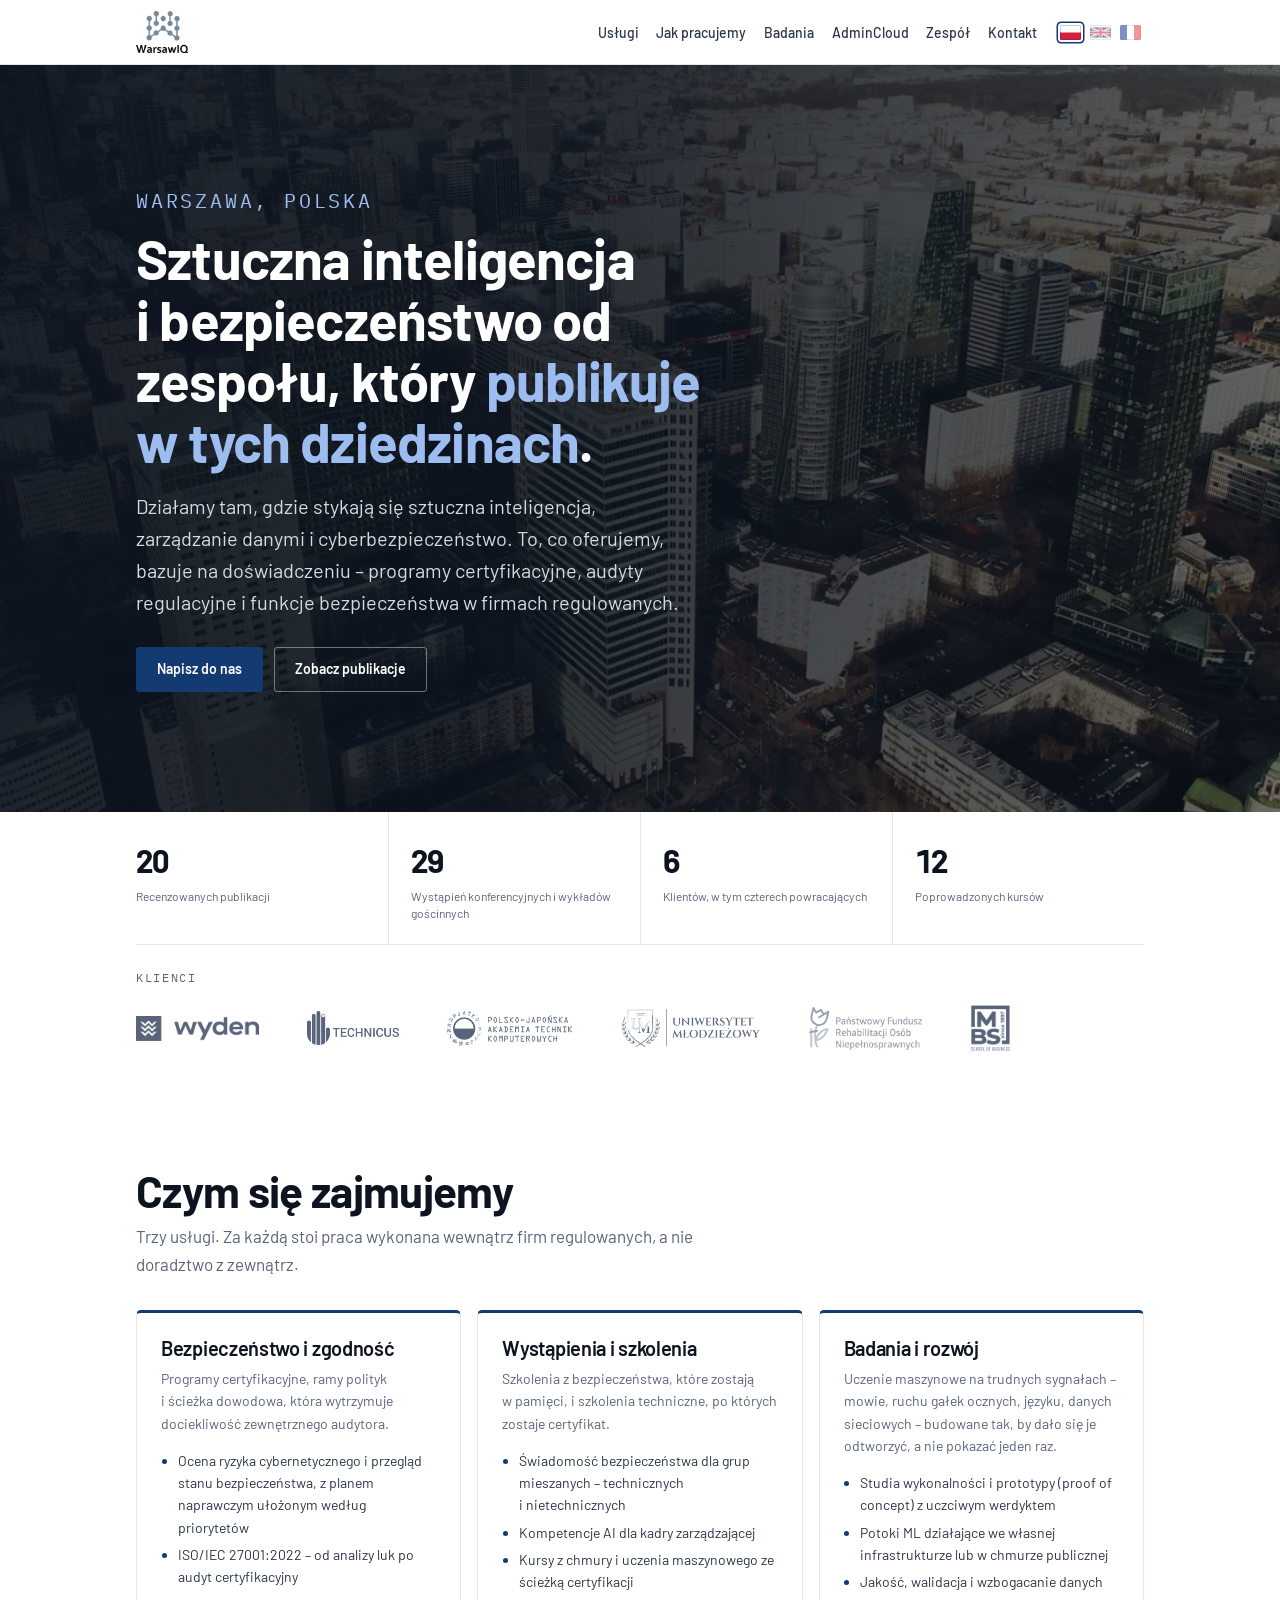
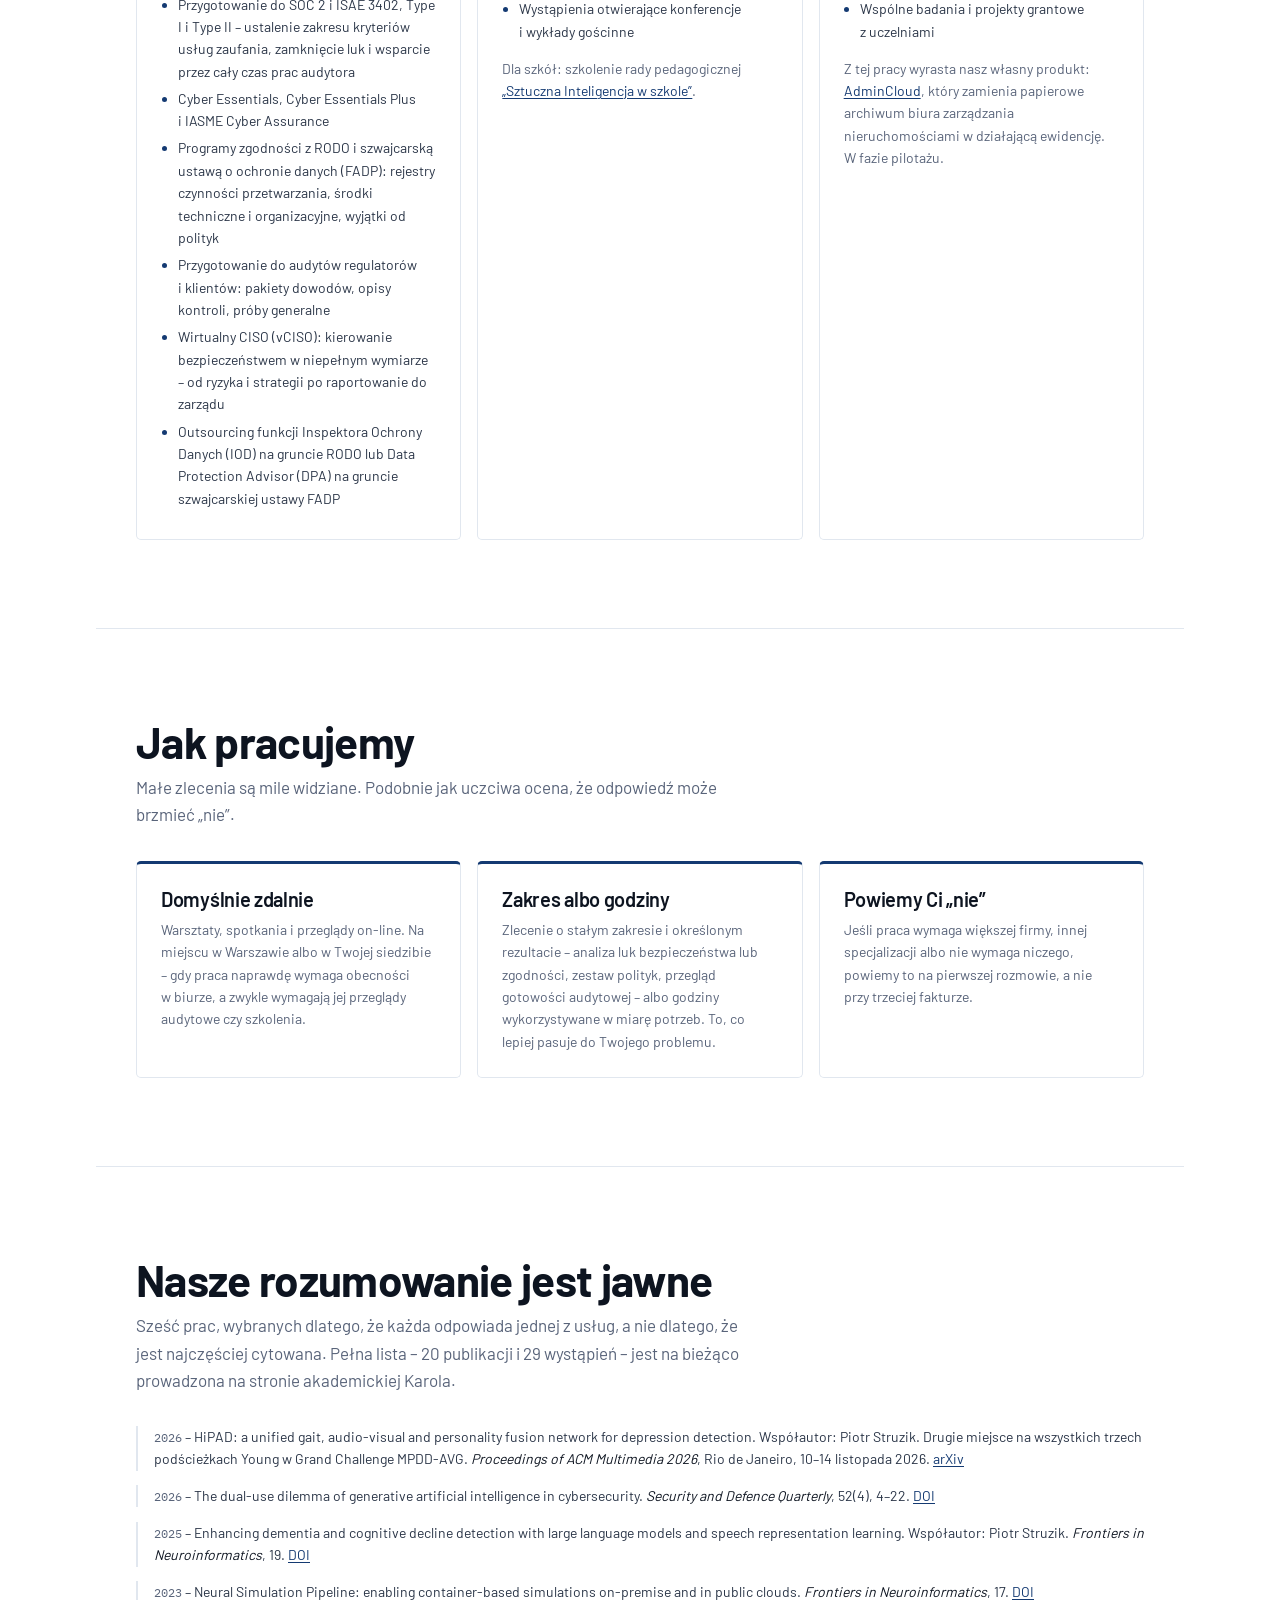
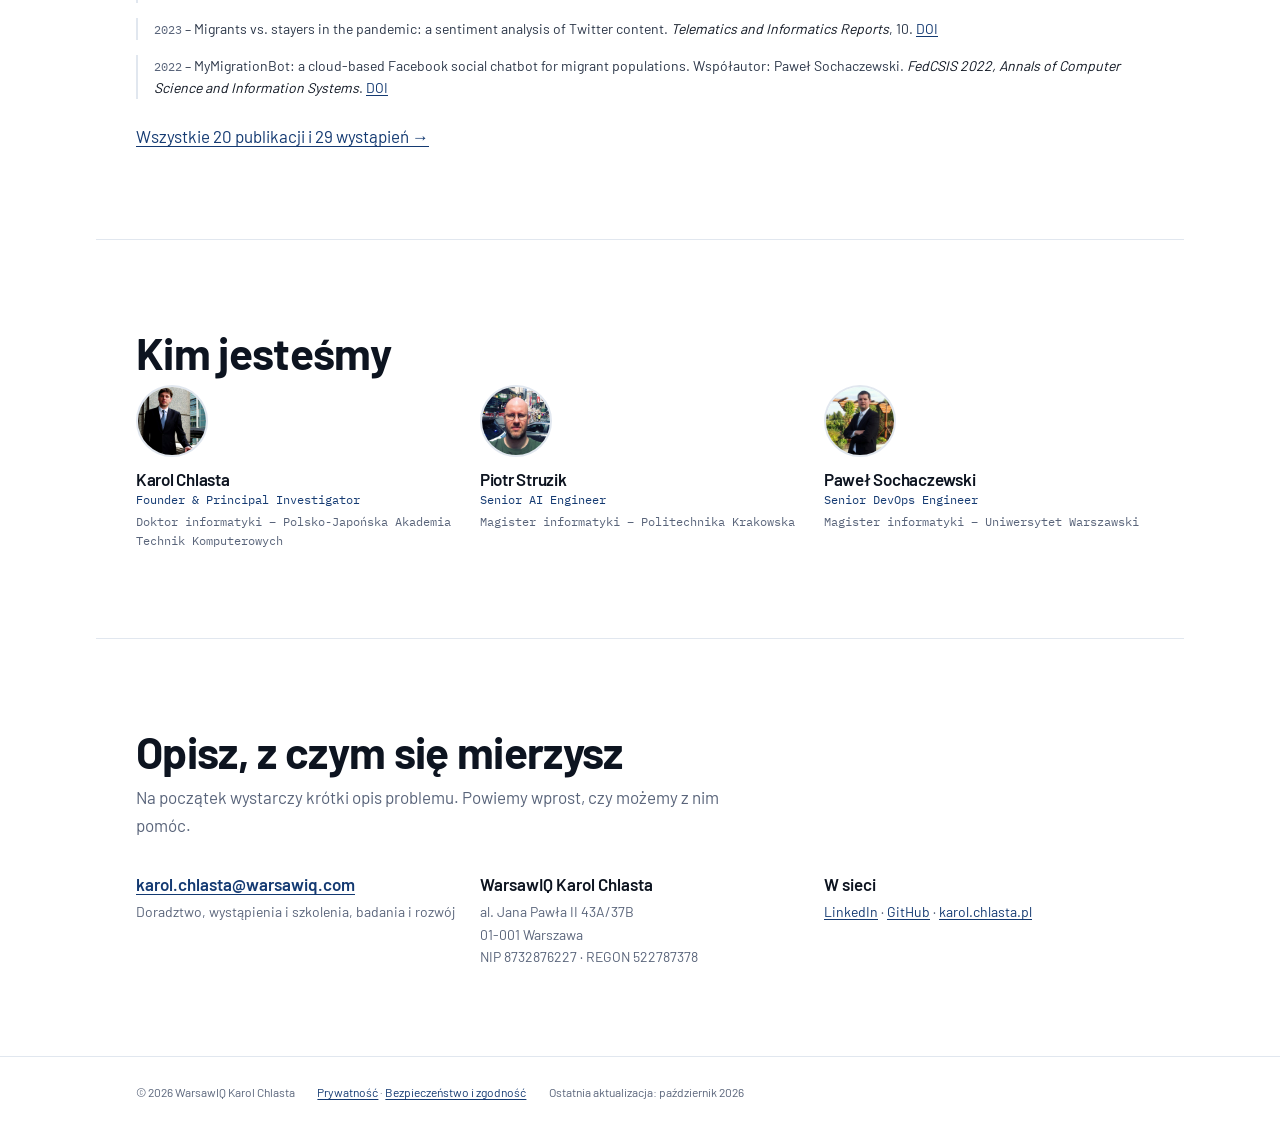
<file: pl/index.html>
<!doctype html>
<html lang="pl">
<head>
<meta charset="utf-8">
<meta name="viewport" content="width=device-width, initial-scale=1">
<title>WarsawIQ | AI i bezpieczeństwo od zespołu, który publikuje w tych dziedzinach</title>
<meta name="description" content="WarsawIQ to warszawska firma doradcza działająca na styku sztucznej inteligencji, zarządzania danymi i cyberbezpieczeństwa. Bezpieczeństwo i zgodność, wystąpienia i szkolenia, badania i rozwój.">
<link rel="canonical" href="https://warsawiq.com/pl/">
<link rel="alternate" hreflang="en" href="https://warsawiq.com/">
<link rel="alternate" hreflang="pl" href="https://warsawiq.com/pl/">
<link rel="alternate" hreflang="fr" href="https://warsawiq.com/fr/">
<link rel="alternate" hreflang="x-default" href="https://warsawiq.com/">
<link rel="icon" href="/favicon.svg" type="image/svg+xml">
<link rel="manifest" href="/manifest.json">
<meta name="theme-color" content="#0d1218">

<meta property="og:type" content="website">
<meta property="og:title" content="WarsawIQ | AI i bezpieczeństwo od zespołu, który publikuje w tych dziedzinach">
<meta property="og:description" content="Bezpieczeństwo i zgodność, wystąpienia i szkolenia, badania i rozwój. Warszawa.">
<meta property="og:url" content="https://warsawiq.com/pl/">
<meta property="og:image" content="https://warsawiq.com/assets/img/waw-poster.webp">
<meta property="og:locale" content="pl_PL">
<meta property="og:locale:alternate" content="en_GB">
<meta property="og:locale:alternate" content="fr_FR">
<meta name="twitter:card" content="summary_large_image">

<link rel="stylesheet" href="/assets/css/site.css?v=2026-09-25">

<script type="application/ld+json">
{
  "@context": "https://schema.org",
  "@graph": [
    {
      "@type": "WebPage",
      "@id": "https://warsawiq.com/pl/#webpage",
      "url": "https://warsawiq.com/pl/",
      "inLanguage": "pl",
      "mainEntity": { "@id": "https://warsawiq.com/#organization" }
    },
    {
      "@type": "ProfessionalService",
      "@id": "https://warsawiq.com/#organization",
      "name": "WarsawIQ",
      "url": "https://warsawiq.com/",
      "logo": "https://warsawiq.com/assets/img/logo.webp",
      "email": "karol.chlasta@warsawiq.com",
      "address": {
        "@type": "PostalAddress",
        "streetAddress": "al. Jana Pawła II 43A/37B",
        "postalCode": "01-001",
        "addressLocality": "Warszawa",
        "addressCountry": "PL"
      },
      "vatID": "PL8732876227",
      "taxID": "8732876227",
      "founder": {
        "@type": "Person",
        "@id": "https://karol.chlasta.pl/#person",
        "name": "Karol Chlasta",
        "url": "https://karol.chlasta.pl/",
        "sameAs": ["https://orcid.org/0000-0002-6539-566X"]
      },
      "sameAs": [
        "https://www.linkedin.com/company/warsawiq/",
        "https://github.com/WarsawIQ"
      ],
      "knowsAbout": [
        "Data governance", "Information security compliance", "ISO/IEC 27001",
        "GDPR", "Machine learning", "Applied artificial intelligence", "Security awareness training"
      ]
    }
  ]
}
</script>
</head>
<body>
<svg width="0" height="0" style="position:absolute" aria-hidden="true" focusable="false">
  <symbol id="f-pl" viewBox="0 0 21 15">
    <rect width="21" height="15" fill="#fff"/>
    <rect y="7.5" width="21" height="7.5" fill="#d4213d"/>
  </symbol>
  <symbol id="f-fr" viewBox="0 0 21 15">
    <rect width="21" height="15" fill="#fff"/>
    <rect width="7" height="15" fill="#002395"/>
    <rect x="14" width="7" height="15" fill="#ed2939"/>
  </symbol>
  <symbol id="f-gb" viewBox="0 0 60 30">
    <clipPath id="gb-a"><path d="M0,0 v30 h60 v-30 z"/></clipPath>
    <clipPath id="gb-b"><path d="M30,15 h30 v15 z v15 h-30 z h-30 v-15 z v-15 h30 z"/></clipPath>
    <g clip-path="url(#gb-a)">
      <path d="M0,0 v30 h60 v-30 z" fill="#012169"/>
      <path d="M0,0 L60,30 M60,0 L0,30" stroke="#fff" stroke-width="6"/>
      <path d="M0,0 L60,30 M60,0 L0,30" clip-path="url(#gb-b)" stroke="#c8102e" stroke-width="4"/>
      <path d="M30,0 v30 M0,15 h60" stroke="#fff" stroke-width="10"/>
      <path d="M30,0 v30 M0,15 h60" stroke="#c8102e" stroke-width="6"/>
    </g>
  </symbol>
</svg>

<a class="skip" href="#main">Przejdź do treści</a>

<nav class="nav" aria-label="Menu główne">
  <div class="wrap">
    <a class="brand" href="/pl/" aria-label="WarsawIQ – strona główna">
      <img class="logo-light" src="/assets/img/logo-nav.webp" alt="WarsawIQ" width="160" height="127">
      <img class="logo-dark" src="/assets/img/logo-nav-dark.webp" alt="" width="160" height="127" aria-hidden="true">
    </a>
    <ul>
      <li><a href="#services">Usługi</a></li>
      <li><a href="#how">Jak pracujemy</a></li>
      <li><a href="#research">Badania</a></li>
      <li><a href="/pl/admincloud/">AdminCloud</a></li>
      <li><a href="#team">Zespół</a></li>
      <li><a href="#contact">Kontakt</a></li>
    </ul>
    <div class="lang">
      <a href="/pl/" hreflang="pl" lang="pl" title="Polski" aria-current="true"><svg class="flag" width="21" height="15"><use href="#f-pl"/></svg><span class="sr">Polski</span></a>
      <a href="/" hreflang="en" lang="en" title="English"><svg class="flag" width="21" height="15"><use href="#f-gb"/></svg><span class="sr">English</span></a>
      <a href="/fr/" hreflang="fr" lang="fr" title="Français"><svg class="flag" width="21" height="15"><use href="#f-fr"/></svg><span class="sr">Français</span></a>
    </div>
  </div>
</nav>

<main id="main">

  <!-- hero -->
  <header class="hero">
    <video autoplay muted loop playsinline preload="none"
           poster="/assets/img/waw-poster.webp" aria-hidden="true" tabindex="-1">
      <source src="/assets/video/waw.mp4" type="video/mp4">
    </video>
    <div class="wrap">
      <div class="hero-inner">
        <p class="eyebrow">Warszawa, Polska</p>
        <h1>Sztuczna inteligencja i&nbsp;bezpieczeństwo od zespołu, który <em>publikuje w&nbsp;tych dziedzinach</em>.</h1>
        <p>Działamy tam, gdzie stykają się sztuczna inteligencja, zarządzanie danymi
          i&nbsp;cyberbezpieczeństwo. To, co oferujemy, bazuje na doświadczeniu – programy
          certyfikacyjne, audyty regulacyjne i&nbsp;funkcje bezpieczeństwa w&nbsp;firmach regulowanych.</p>
        <div class="cta">
          <a class="btn" href="#contact">Napisz do nas</a>
          <a class="btn btn--ghost" href="#research">Zobacz publikacje</a>
        </div>
      </div>
    </div>
  </header>

  <!-- proof -->
  <section class="wrap" aria-label="W skrócie">
    <dl class="proof">
      <div><dt>20</dt><dd>Recenzowanych publikacji</dd></div>
      <div><dt>29</dt><dd>Wystąpień konferencyjnych i&nbsp;wykładów gościnnych</dd></div>
      <div><dt>6</dt><dd>Klientów, w&nbsp;tym czterech powracających</dd></div>
      <div><dt>12</dt><dd>Poprowadzonych kursów</dd></div>
    </dl>

    <h2 class="clients-head">Klienci</h2>
    <ul class="clients">
        <li><span class="clogo" style="--m:url(/assets/img/clients/wyden.png); --ar:4.828; --k:0.69"></span><span class="name">Wyden</span></li>
        <li><span class="clogo" style="--m:url(/assets/img/clients/technicus.png); --ar:2.719; --k:0.92"></span><span class="name">Technicus</span></li>
        <li><span class="clogo" style="--m:url(/assets/img/clients/pjait.png); --ar:3.578; --k:0.95"></span><span class="name">Polsko-Japońska Akademia Technik Komputerowych</span></li>
        <li><span class="clogo" style="--m:url(/assets/img/clients/um.png); --ar:3.656; --k:1.05"></span><span class="name">Uniwersytet Młodzieżowy</span></li>
        <li><span class="clogo" style="--m:url(/assets/img/clients/pfron.png); --ar:2.617; --k:1.18"></span><span class="name">Państwowy Fundusz Rehabilitacji Osób Niepełnosprawnych</span></li>
        <li><span class="clogo" style="--m:url(/assets/img/clients/mbs.png); --ar:0.857; --k:1.25"></span><span class="name">Montpellier Business School</span></li>
    </ul>
  </section>

  <!-- services -->
  <section class="wrap section" id="services">
    <h2 class="sechead">Czym się zajmujemy</h2>
    <p class="lede">Trzy usługi. Za każdą stoi praca wykonana wewnątrz firm regulowanych, a&nbsp;nie
      doradztwo z&nbsp;zewnątrz.</p>

    <div class="cards">
      <article class="card">
        <h3>Bezpieczeństwo i&nbsp;zgodność</h3>
        <p>Programy certyfikacyjne, ramy polityk i&nbsp;ścieżka dowodowa, która wytrzymuje dociekliwość
          zewnętrznego audytora.</p>
        <ul>
          <li>Ocena ryzyka cybernetycznego i&nbsp;przegląd stanu bezpieczeństwa, z&nbsp;planem naprawczym
            ułożonym według priorytetów</li>
          <li>ISO/IEC 27001:2022 – od analizy luk po audyt certyfikacyjny</li>
          <li>Przygotowanie do SOC 2 i&nbsp;ISAE 3402, Type I&nbsp;i&nbsp;Type II – ustalenie zakresu kryteriów
            usług zaufania, zamknięcie luk i&nbsp;wsparcie przez cały czas prac audytora</li>
          <li>Cyber Essentials, Cyber Essentials Plus i&nbsp;IASME Cyber Assurance</li>
          <li>Programy zgodności z&nbsp;RODO i&nbsp;szwajcarską ustawą o&nbsp;ochronie danych (FADP): rejestry
            czynności przetwarzania, środki techniczne i&nbsp;organizacyjne, wyjątki od polityk</li>
          <li>Przygotowanie do audytów regulatorów i&nbsp;klientów: pakiety dowodów, opisy kontroli,
            próby generalne</li>
          <li>Wirtualny CISO (vCISO): kierowanie bezpieczeństwem w&nbsp;niepełnym wymiarze – od ryzyka
            i&nbsp;strategii po raportowanie do zarządu</li>
          <li>Outsourcing funkcji Inspektora Ochrony Danych (IOD) na gruncie RODO lub Data
            Protection Advisor (DPA) na gruncie szwajcarskiej ustawy FADP</li>
        </ul>
      </article>

      <article class="card">
        <h3>Wystąpienia i&nbsp;szkolenia</h3>
        <p>Szkolenia z&nbsp;bezpieczeństwa, które zostają w&nbsp;pamięci, i&nbsp;szkolenia techniczne, po których
          zostaje certyfikat.</p>
        <ul>
          <li>Świadomość bezpieczeństwa dla grup mieszanych – technicznych i&nbsp;nietechnicznych</li>
          <li>Kompetencje AI dla kadry zarządzającej</li>
          <li>Kursy z&nbsp;chmury i&nbsp;uczenia maszynowego ze ścieżką certyfikacji</li>
          <li>Wystąpienia otwierające konferencje i&nbsp;wykłady gościnne</li>
        </ul>
        <p style="margin-top:0.9rem">Dla szkół: szkolenie rady pedagogicznej
          <a href="/pl/si-w-szkole/">„Sztuczna Inteligencja w&nbsp;szkole”</a>.</p>
      </article>

      <article class="card">
        <h3>Badania i&nbsp;rozwój</h3>
        <p>Uczenie maszynowe na trudnych sygnałach – mowie, ruchu gałek ocznych, języku, danych
          sieciowych – budowane tak, by dało się je odtworzyć, a&nbsp;nie pokazać jeden raz.</p>
        <ul>
          <li>Studia wykonalności i&nbsp;prototypy (proof of concept) z&nbsp;uczciwym werdyktem</li>
          <li>Potoki ML działające we własnej infrastrukturze lub w&nbsp;chmurze publicznej</li>
          <li>Jakość, walidacja i&nbsp;wzbogacanie danych</li>
          <li>Wspólne badania i&nbsp;projekty grantowe z&nbsp;uczelniami</li>
        </ul>
        <p style="margin-top:0.9rem">Z&nbsp;tej pracy wyrasta nasz własny produkt:
          <a href="/pl/admincloud/">AdminCloud</a>, który zamienia papierowe archiwum biura
          zarządzania nieruchomościami w&nbsp;działającą ewidencję. W&nbsp;fazie pilotażu.</p>
      </article>
    </div>
  </section>

  <!-- how we work -->
  <section class="wrap section" id="how">
    <h2 class="sechead">Jak pracujemy</h2>
    <p class="lede">Małe zlecenia są mile widziane. Podobnie jak uczciwa ocena, że odpowiedź może
      brzmieć „nie”.</p>

    <div class="cards">
      <article class="card">
        <h3>Domyślnie zdalnie</h3>
        <p>Warsztaty, spotkania i&nbsp;przeglądy on-line. Na miejscu w&nbsp;Warszawie albo w&nbsp;Twojej
          siedzibie – gdy praca naprawdę wymaga obecności w&nbsp;biurze, a&nbsp;zwykle wymagają jej przeglądy
          audytowe czy szkolenia.</p>
      </article>
      <article class="card">
        <h3>Zakres albo godziny</h3>
        <p>Zlecenie o&nbsp;stałym zakresie i&nbsp;określonym rezultacie – analiza luk bezpieczeństwa
          lub zgodności, zestaw polityk, przegląd gotowości audytowej – albo godziny wykorzystywane
          w&nbsp;miarę potrzeb. To, co lepiej pasuje do Twojego problemu.</p>
      </article>
      <article class="card">
        <h3>Powiemy Ci „nie”</h3>
        <p>Jeśli praca wymaga większej firmy, innej specjalizacji albo nie wymaga niczego,
          powiemy to na pierwszej rozmowie, a&nbsp;nie przy trzeciej fakturze.</p>
      </article>
    </div>
  </section>

  <!-- research -->
  <section class="wrap section" id="research">
    <h2 class="sechead">Nasze rozumowanie jest jawne</h2>
    <p class="lede">Sześć prac, wybranych dlatego, że każda odpowiada jednej z&nbsp;usług, a&nbsp;nie dlatego,
      że jest najczęściej cytowana. Pełna lista – 20 publikacji i&nbsp;29 wystąpień – jest na bieżąco
      prowadzona na stronie akademickiej Karola.</p>

    <ol class="pubs">
      <li>
        <span class="year">2026</span> – HiPAD: a&nbsp;unified gait, audio-visual and personality fusion
        network for depression detection. Współautor: Piotr Struzik. Drugie miejsce na wszystkich
        trzech podścieżkach Young w&nbsp;Grand Challenge MPDD-AVG.
        <cite>Proceedings of ACM Multimedia 2026</cite>, Rio de Janeiro, 10–14 listopada 2026.
        <a href="https://arxiv.org/abs/2610.14961">arXiv</a>
      </li>
      <li>
        <span class="year">2026</span> – The dual-use dilemma of generative artificial intelligence
        in cybersecurity. <cite>Security and Defence Quarterly</cite>, 52(4), 4–22.
        <a href="https://doi.org/10.35467/sdq/217364">DOI</a>
      </li>
      <li>
        <span class="year">2025</span> – Enhancing dementia and cognitive decline detection with
        large language models and speech representation learning. Współautor: Piotr Struzik.
        <cite>Frontiers in Neuroinformatics</cite>, 19.
        <a href="https://doi.org/10.3389/fninf.2025.1679664">DOI</a>
      </li>
      <li>
        <span class="year">2023</span> – Neural Simulation Pipeline: enabling container-based
        simulations on-premise and in public clouds.
        <cite>Frontiers in Neuroinformatics</cite>, 17.
        <a href="https://doi.org/10.3389/fninf.2023.1122470">DOI</a>
      </li>
      <li>
        <span class="year">2023</span> – Migrants vs. stayers in the pandemic: a&nbsp;sentiment analysis
        of Twitter content. <cite>Telematics and Informatics Reports</cite>, 10.
        <a href="https://doi.org/10.1016/j.teler.2023.100059">DOI</a>
      </li>
      <li>
        <span class="year">2022</span> – MyMigrationBot: a&nbsp;cloud-based Facebook social chatbot for
        migrant populations. Współautor: Paweł Sochaczewski.
        <cite>FedCSIS 2022, Annals of Computer Science and Information Systems</cite>.
        <a href="https://doi.org/10.15439/2022F187">DOI</a>
      </li>
    </ol>

    <p style="margin-top:1.5rem">
      <a href="https://karol.chlasta.pl/pl/publikacje/">Wszystkie 20 publikacji i&nbsp;29 wystąpień →</a>
    </p>
  </section>

  <!-- team -->
  <section class="wrap section" id="team">
    <h2 class="sechead">Kim jesteśmy</h2>
    <div class="people">
      <article class="person">
        <img src="/assets/img/karol.jpeg" alt="" width="72" height="72" loading="lazy" decoding="async">
        <h3>Karol Chlasta</h3>
        <span class="role">Founder &amp; Principal Investigator</span>
        <span class="degree">Doktor informatyki – Polsko-Japońska Akademia Technik Komputerowych</span>
      </article>

      <article class="person">
        <img src="/assets/img/piotr.jpeg" alt="" width="72" height="72" loading="lazy" decoding="async">
        <h3>Piotr Struzik</h3>
        <span class="role">Senior AI Engineer</span>
        <span class="degree">Magister informatyki – Politechnika Krakowska</span>
      </article>

      <article class="person">
        <img src="/assets/img/pawel.jpeg" alt="" width="72" height="72" loading="lazy" decoding="async">
        <h3>Paweł Sochaczewski</h3>
        <span class="role">Senior DevOps Engineer</span>
        <span class="degree">Magister informatyki – Uniwersytet Warszawski</span>
      </article>
    </div>
  </section>

  <!-- contact -->
  <section class="wrap section" id="contact">
    <h2 class="sechead">Opisz, z&nbsp;czym się mierzysz</h2>
    <p class="lede">Na początek wystarczy krótki opis problemu. Powiemy wprost, czy możemy z&nbsp;nim
      pomóc.</p>

    <dl class="contact">
      <div>
        <dt><a href="mailto:karol.chlasta@warsawiq.com">karol.chlasta@warsawiq.com</a></dt>
        <dd>Doradztwo, wystąpienia i&nbsp;szkolenia, badania i&nbsp;rozwój</dd>
      </div>
      <div>
        <dt>WarsawIQ Karol Chlasta</dt>
        <dd>al. Jana Pawła II 43A/37B<br>01-001 Warszawa<br>NIP 8732876227 · REGON 522787378</dd>
      </div>
      <div>
        <dt>W&nbsp;sieci</dt>
        <dd>
          <a href="https://www.linkedin.com/company/warsawiq/">LinkedIn</a> ·
          <a href="https://github.com/WarsawIQ">GitHub</a> ·
          <a href="https://karol.chlasta.pl/pl/">karol.chlasta.pl</a>
        </dd>
      </div>
    </dl>
  </section>

</main>

<footer class="site">
  <div class="wrap">
    <span>© 2026 WarsawIQ Karol Chlasta</span>
    <span><a href="/pl/prywatnosc/">Prywatność</a> · <a href="/pl/bezpieczenstwo/">Bezpieczeństwo i&nbsp;zgodność</a></span>
    <span>Ostatnia aktualizacja: październik 2026</span>
  </div>
</footer>

<script src="/assets/js/site.js" defer></script>
</body>
</html>
</file>
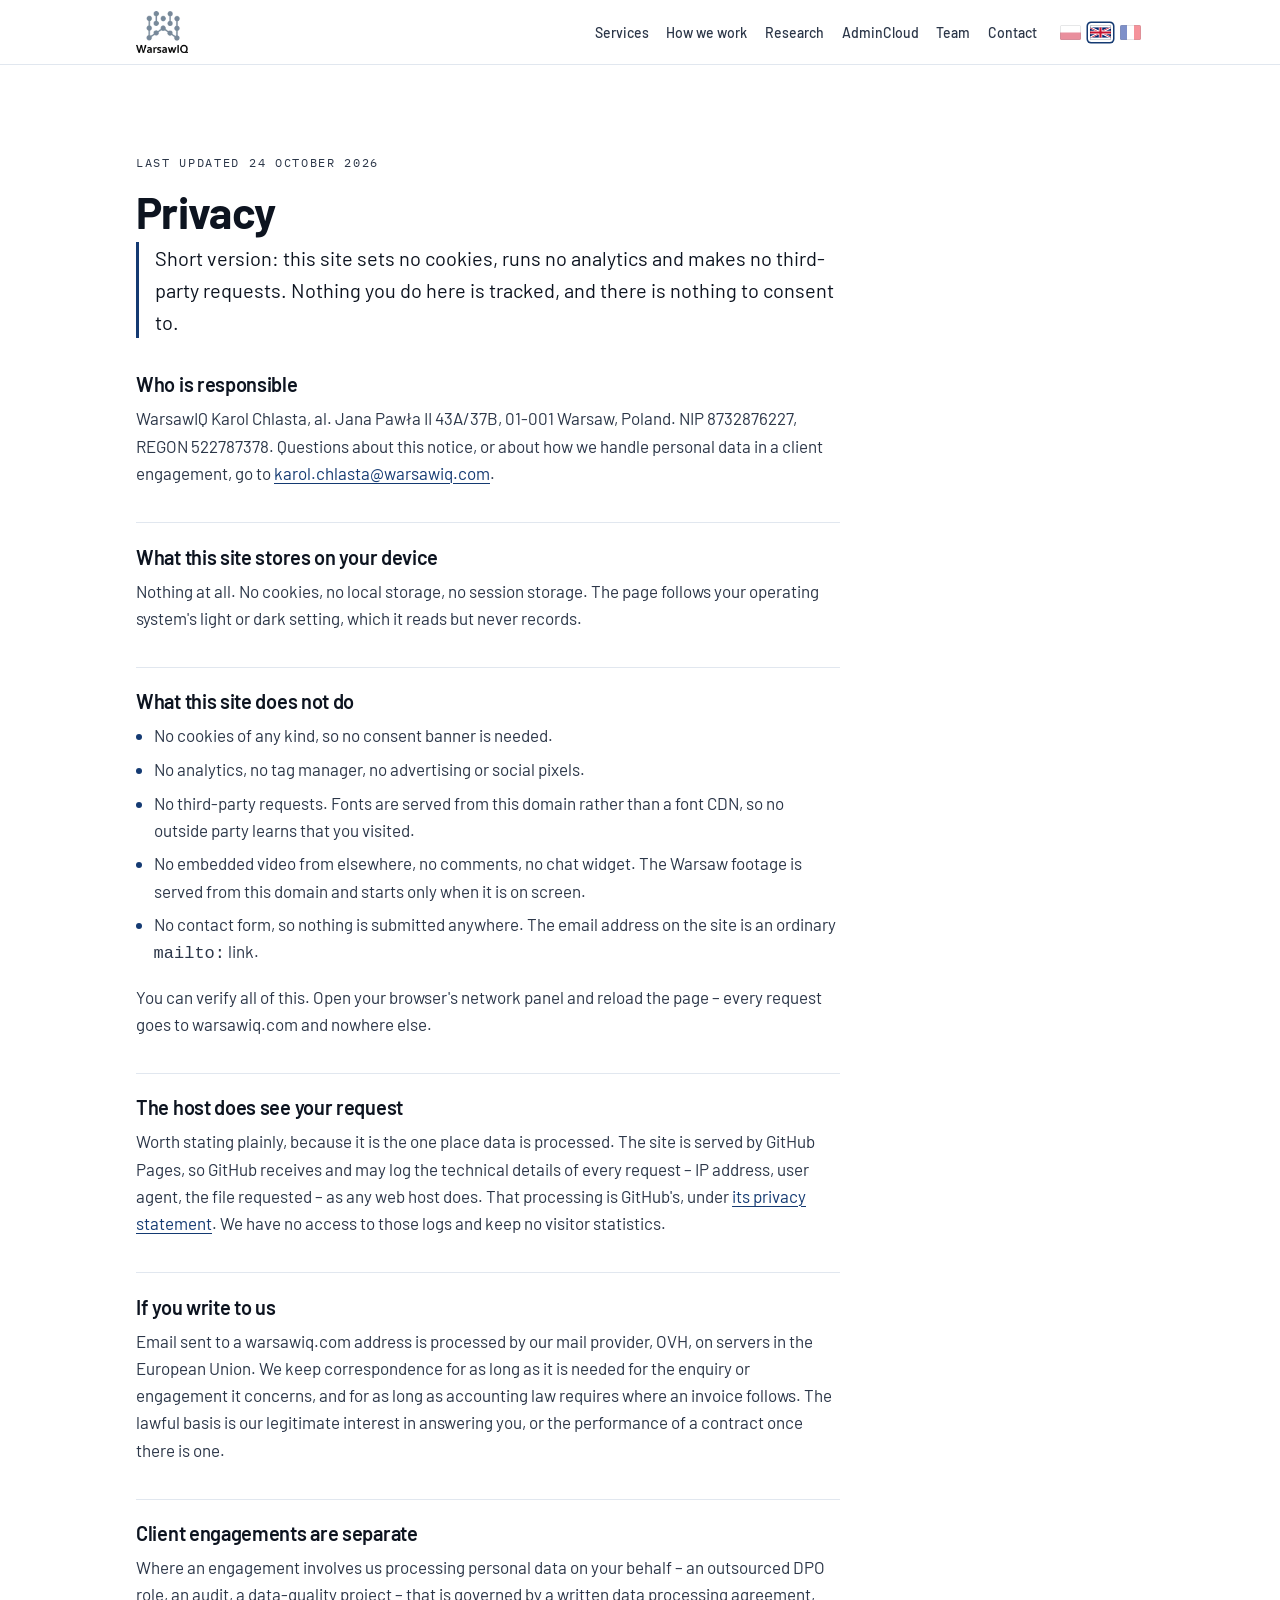
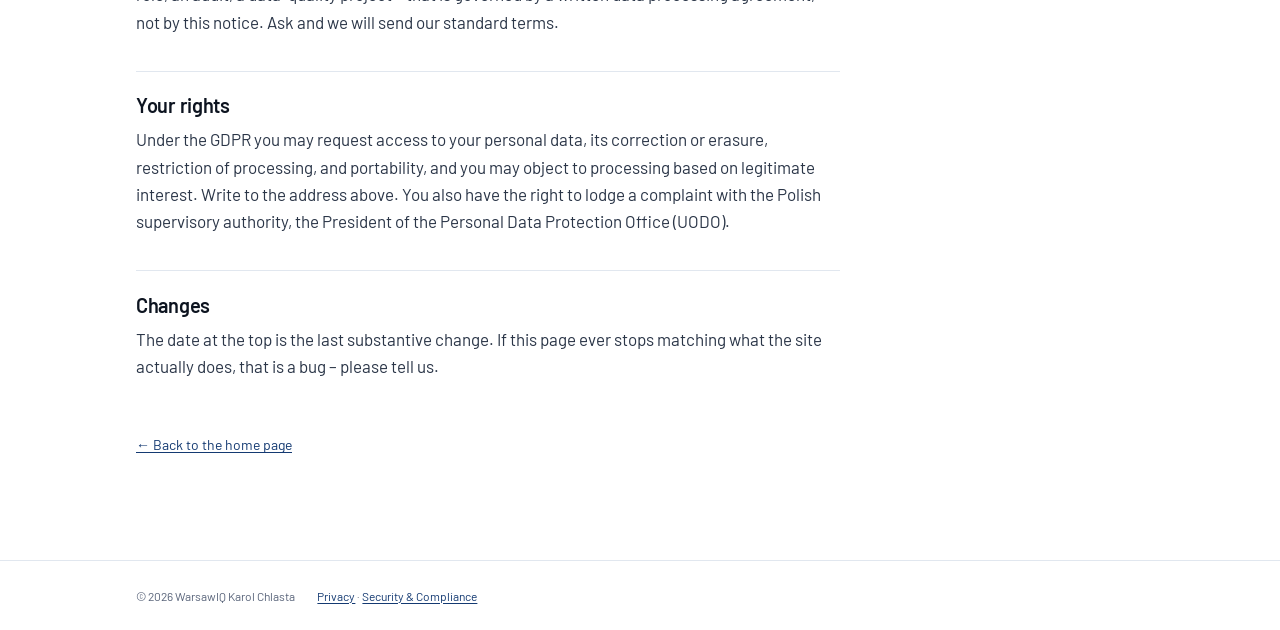
<file: privacy/index.html>
<!doctype html>
<html lang="en-GB">
<head>
<meta charset="utf-8">
<meta name="viewport" content="width=device-width, initial-scale=1">
<title>Privacy | WarsawIQ</title>
<meta name="description" content="This site sets no cookies, runs no analytics and makes no third-party requests. What WarsawIQ processes, and what it does not.">
<link rel="canonical" href="https://warsawiq.com/privacy/">
<link rel="alternate" hreflang="en" href="https://warsawiq.com/privacy/">
<link rel="alternate" hreflang="pl" href="https://warsawiq.com/pl/prywatnosc/">
<link rel="alternate" hreflang="fr" href="https://warsawiq.com/fr/confidentialite/">
<link rel="alternate" hreflang="x-default" href="https://warsawiq.com/privacy/">
<link rel="icon" href="/favicon.svg" type="image/svg+xml">
<meta name="theme-color" content="#0d1218">
<meta name="robots" content="index, follow">
<link rel="stylesheet" href="/assets/css/site.css?v=2026-09-25">
</head>
<body>
<svg width="0" height="0" style="position:absolute" aria-hidden="true" focusable="false">
  <symbol id="f-pl" viewBox="0 0 21 15">
    <rect width="21" height="15" fill="#fff"/>
    <rect y="7.5" width="21" height="7.5" fill="#d4213d"/>
  </symbol>
  <symbol id="f-fr" viewBox="0 0 21 15">
    <rect width="21" height="15" fill="#fff"/>
    <rect width="7" height="15" fill="#002395"/>
    <rect x="14" width="7" height="15" fill="#ed2939"/>
  </symbol>
  <symbol id="f-gb" viewBox="0 0 60 30">
    <clipPath id="gb-a"><path d="M0,0 v30 h60 v-30 z"/></clipPath>
    <clipPath id="gb-b"><path d="M30,15 h30 v15 z v15 h-30 z h-30 v-15 z v-15 h30 z"/></clipPath>
    <g clip-path="url(#gb-a)">
      <path d="M0,0 v30 h60 v-30 z" fill="#012169"/>
      <path d="M0,0 L60,30 M60,0 L0,30" stroke="#fff" stroke-width="6"/>
      <path d="M0,0 L60,30 M60,0 L0,30" clip-path="url(#gb-b)" stroke="#c8102e" stroke-width="4"/>
      <path d="M30,0 v30 M0,15 h60" stroke="#fff" stroke-width="10"/>
      <path d="M30,0 v30 M0,15 h60" stroke="#c8102e" stroke-width="6"/>
    </g>
  </symbol>
</svg>

<a class="skip" href="#main">Skip to content</a>

<nav class="nav" aria-label="Primary">
  <div class="wrap">
    <a class="brand" href="/" aria-label="WarsawIQ – home">
      <img class="logo-light" src="/assets/img/logo-nav.webp" alt="WarsawIQ" width="160" height="127">
      <img class="logo-dark" src="/assets/img/logo-nav-dark.webp" alt="" width="160" height="127" aria-hidden="true">
    </a>
    <ul>
      <li><a href="/#services">Services</a></li>
      <li><a href="/#how">How we work</a></li>
      <li><a href="/#research">Research</a></li>
      <li><a href="/admincloud/">AdminCloud</a></li>
      <li><a href="/#team">Team</a></li>
      <li><a href="/#contact">Contact</a></li>
    </ul>
    <div class="lang">
      <a href="/pl/prywatnosc/" hreflang="pl" lang="pl" title="Polski"><svg class="flag" width="21" height="15"><use href="#f-pl"/></svg><span class="sr">Polski</span></a>
      <a href="/privacy/" hreflang="en" lang="en" title="English" aria-current="true"><svg class="flag" width="21" height="15"><use href="#f-gb"/></svg><span class="sr">English</span></a>
      <a href="/fr/confidentialite/" hreflang="fr" lang="fr" title="Français"><svg class="flag" width="21" height="15"><use href="#f-fr"/></svg><span class="sr">Français</span></a>
    </div>
  </div>
</nav>

<main id="main" class="wrap section">
  <div class="prose">
    <p class="eyebrow">Last updated 24 October 2026</p>
    <h1>Privacy</h1>

    <p class="lead">Short version: this site sets no cookies, runs no analytics and makes no
      third-party requests. Nothing you do here is tracked, and there is nothing to consent to.</p>

    <h2>Who is responsible</h2>
    <p>WarsawIQ Karol Chlasta, al. Jana Pawła II 43A/37B, 01-001 Warsaw, Poland.
      NIP 8732876227, REGON 522787378. Questions about this notice, or about how we handle personal
      data in a client engagement, go to
      <a href="mailto:karol.chlasta@warsawiq.com">karol.chlasta@warsawiq.com</a>.</p>

    <h2>What this site stores on your device</h2>
    <p>Nothing at all. No cookies, no local storage, no session storage. The page follows your
      operating system's light or dark setting, which it reads but never records.</p>

    <h2>What this site does not do</h2>
    <ul>
      <li>No cookies of any kind, so no consent banner is needed.</li>
      <li>No analytics, no tag manager, no advertising or social pixels.</li>
      <li>No third-party requests. Fonts are served from this domain rather than a font CDN, so
        no outside party learns that you visited.</li>
      <li>No embedded video from elsewhere, no comments, no chat widget. The Warsaw footage is
        served from this domain and starts only when it is on screen.</li>
      <li>No contact form, so nothing is submitted anywhere. The email address on the site is an
        ordinary <code>mailto:</code> link.</li>
    </ul>
    <p>You can verify all of this. Open your browser's network panel and reload the page – every
      request goes to warsawiq.com and nowhere else.</p>

    <h2>The host does see your request</h2>
    <p>Worth stating plainly, because it is the one place data is processed. The site is served by
      GitHub Pages, so GitHub receives and may log the technical details of every request – IP
      address, user agent, the file requested – as any web host does. That processing is GitHub's,
      under <a href="https://docs.github.com/en/site-policy/privacy-policies/github-general-privacy-statement">its
      privacy statement</a>. We have no access to those logs and keep no visitor statistics.</p>

    <h2>If you write to us</h2>
    <p>Email sent to a warsawiq.com address is processed by our mail provider, OVH, on servers in
      the European Union. We keep correspondence for as long as it is needed for the enquiry or
      engagement it concerns, and for as long as accounting law requires where an invoice follows.
      The lawful basis is our legitimate interest in answering you, or the performance of a
      contract once there is one.</p>

    <h2>Client engagements are separate</h2>
    <p>Where an engagement involves us processing personal data on your behalf – an outsourced
      DPO role, an audit, a data-quality project – that is governed by a written data processing
      agreement, not by this notice. Ask and we will send our standard terms.</p>

    <h2>Your rights</h2>
    <p>Under the GDPR you may request access to your personal data, its correction or erasure,
      restriction of processing, and portability, and you may object to processing based on
      legitimate interest. Write to the address above. You also have the right to lodge a complaint
      with the Polish supervisory authority, the President of the Personal Data Protection Office
      (UODO).</p>

    <h2>Changes</h2>
    <p>The date at the top is the last substantive change. If this page ever stops matching what
      the site actually does, that is a bug – please tell us.</p>

    <p><a class="back" href="/">← Back to the home page</a></p>
  </div>
</main>

<footer class="site">
  <div class="wrap">
    <span>© 2026 WarsawIQ Karol Chlasta</span>
    <span><a href="/privacy/">Privacy</a> · <a href="/security/">Security &amp; Compliance</a></span>
  </div>
</footer>
</body>
</html>
</file>
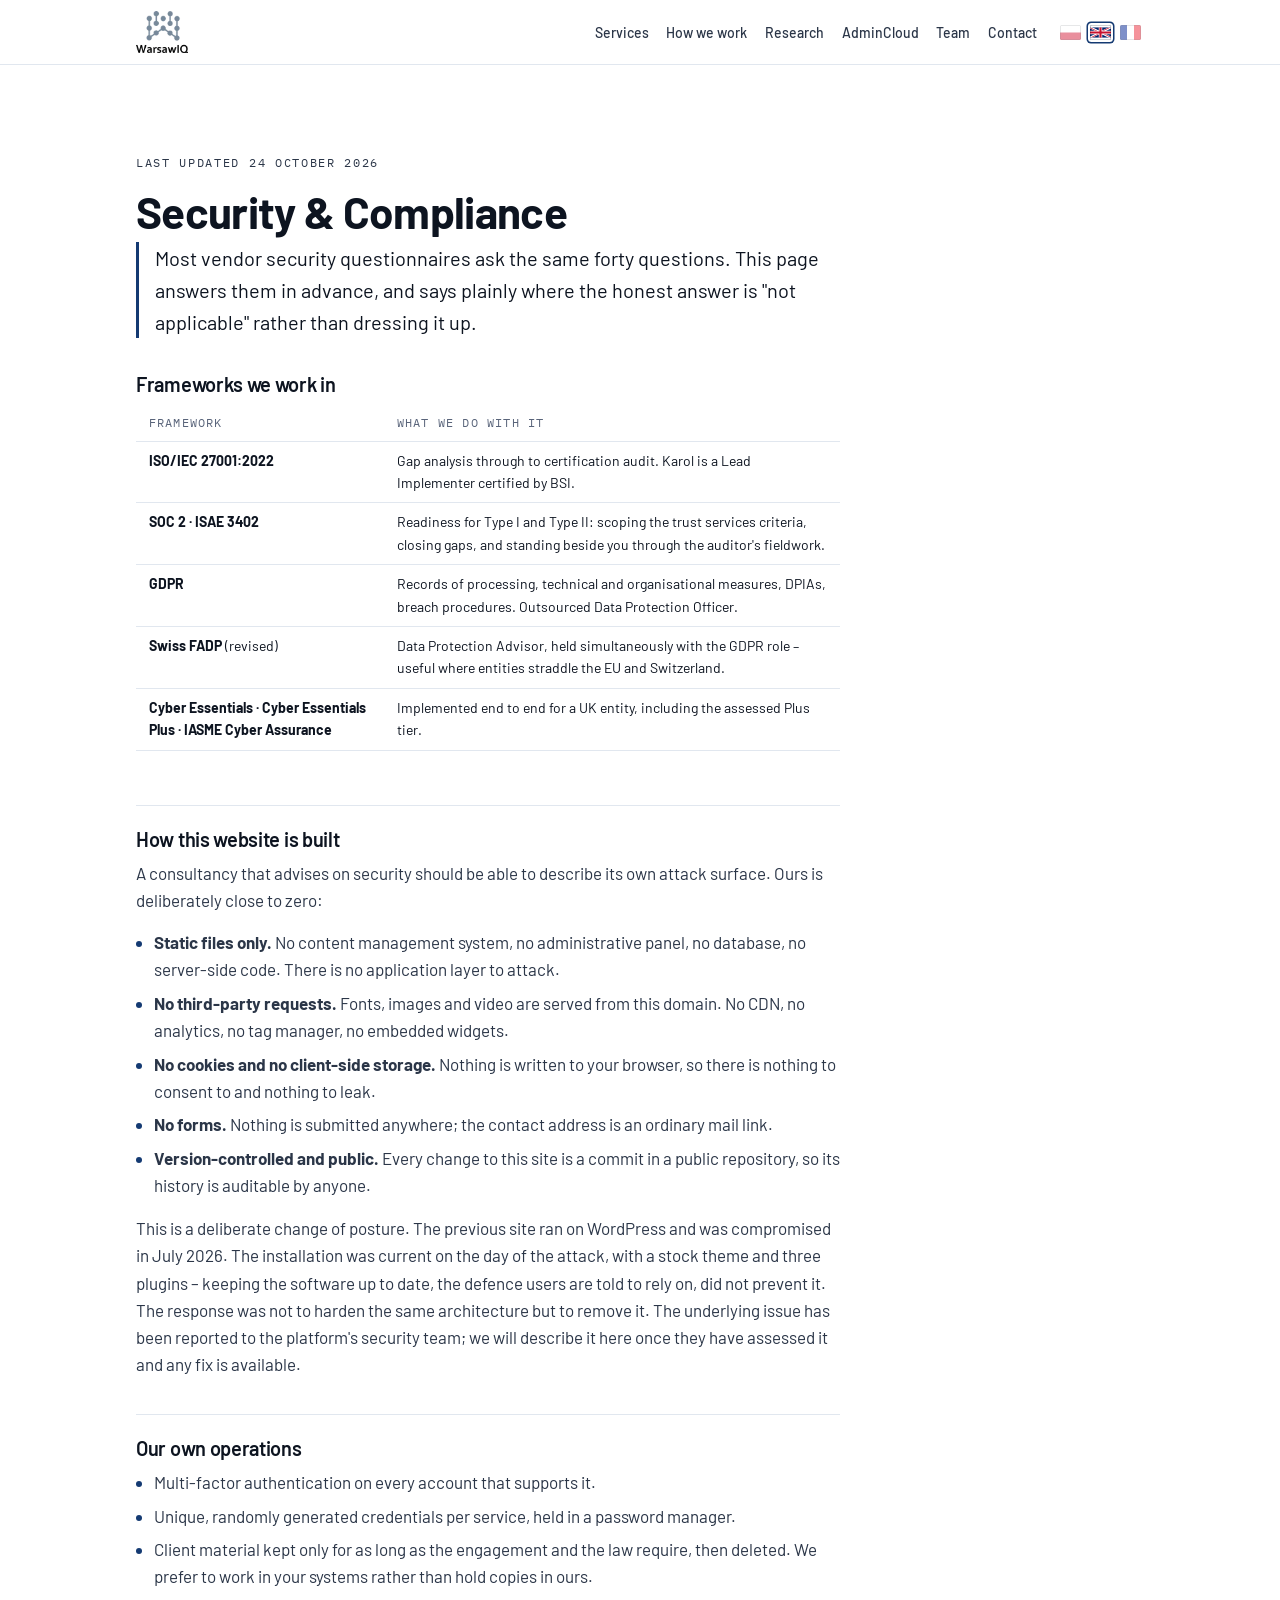
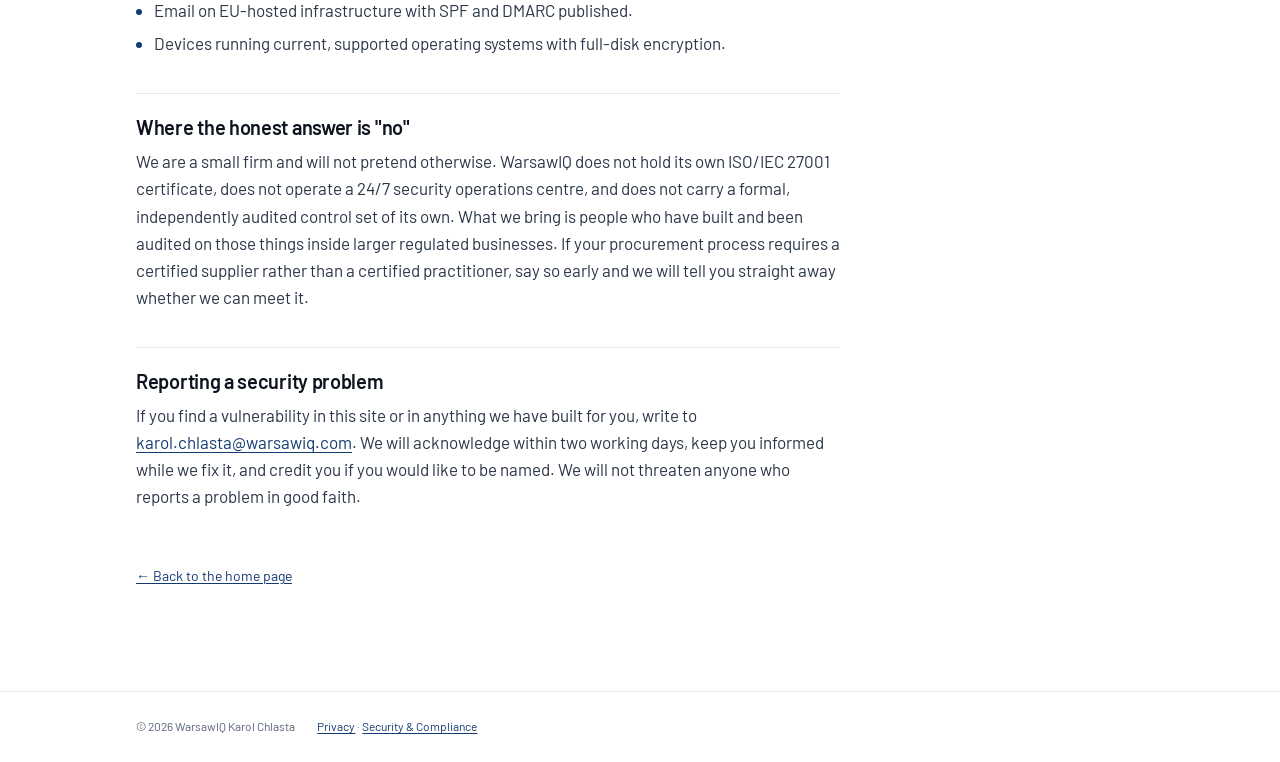
<file: security/index.html>
<!doctype html>
<html lang="en-GB">
<head>
<meta charset="utf-8">
<meta name="viewport" content="width=device-width, initial-scale=1">
<title>Security &amp; Compliance | WarsawIQ</title>
<meta name="description" content="How WarsawIQ secures its own operations, and which frameworks we work in: ISO/IEC 27001:2022, SOC 2 and ISAE 3402, GDPR and the Swiss FADP, Cyber Essentials and IASME.">
<link rel="canonical" href="https://warsawiq.com/security/">
<link rel="alternate" hreflang="en" href="https://warsawiq.com/security/">
<link rel="alternate" hreflang="pl" href="https://warsawiq.com/pl/bezpieczenstwo/">
<link rel="alternate" hreflang="fr" href="https://warsawiq.com/fr/securite/">
<link rel="alternate" hreflang="x-default" href="https://warsawiq.com/security/">
<link rel="icon" href="/favicon.svg" type="image/svg+xml">
<meta name="theme-color" content="#0d1218">
<link rel="stylesheet" href="/assets/css/site.css?v=2026-09-25">
</head>
<body>
<svg width="0" height="0" style="position:absolute" aria-hidden="true" focusable="false">
  <symbol id="f-pl" viewBox="0 0 21 15">
    <rect width="21" height="15" fill="#fff"/>
    <rect y="7.5" width="21" height="7.5" fill="#d4213d"/>
  </symbol>
  <symbol id="f-fr" viewBox="0 0 21 15">
    <rect width="21" height="15" fill="#fff"/>
    <rect width="7" height="15" fill="#002395"/>
    <rect x="14" width="7" height="15" fill="#ed2939"/>
  </symbol>
  <symbol id="f-gb" viewBox="0 0 60 30">
    <clipPath id="gb-a"><path d="M0,0 v30 h60 v-30 z"/></clipPath>
    <clipPath id="gb-b"><path d="M30,15 h30 v15 z v15 h-30 z h-30 v-15 z v-15 h30 z"/></clipPath>
    <g clip-path="url(#gb-a)">
      <path d="M0,0 v30 h60 v-30 z" fill="#012169"/>
      <path d="M0,0 L60,30 M60,0 L0,30" stroke="#fff" stroke-width="6"/>
      <path d="M0,0 L60,30 M60,0 L0,30" clip-path="url(#gb-b)" stroke="#c8102e" stroke-width="4"/>
      <path d="M30,0 v30 M0,15 h60" stroke="#fff" stroke-width="10"/>
      <path d="M30,0 v30 M0,15 h60" stroke="#c8102e" stroke-width="6"/>
    </g>
  </symbol>
</svg>

<a class="skip" href="#main">Skip to content</a>

<nav class="nav" aria-label="Primary">
  <div class="wrap">
    <a class="brand" href="/" aria-label="WarsawIQ – home">
      <img class="logo-light" src="/assets/img/logo-nav.webp" alt="WarsawIQ" width="160" height="127">
      <img class="logo-dark" src="/assets/img/logo-nav-dark.webp" alt="" width="160" height="127" aria-hidden="true">
    </a>
    <ul>
      <li><a href="/#services">Services</a></li>
      <li><a href="/#how">How we work</a></li>
      <li><a href="/#research">Research</a></li>
      <li><a href="/admincloud/">AdminCloud</a></li>
      <li><a href="/#team">Team</a></li>
      <li><a href="/#contact">Contact</a></li>
    </ul>
    <div class="lang">
      <a href="/pl/bezpieczenstwo/" hreflang="pl" lang="pl" title="Polski"><svg class="flag" width="21" height="15"><use href="#f-pl"/></svg><span class="sr">Polski</span></a>
      <a href="/security/" hreflang="en" lang="en" title="English" aria-current="true"><svg class="flag" width="21" height="15"><use href="#f-gb"/></svg><span class="sr">English</span></a>
      <a href="/fr/securite/" hreflang="fr" lang="fr" title="Français"><svg class="flag" width="21" height="15"><use href="#f-fr"/></svg><span class="sr">Français</span></a>
    </div>
  </div>
</nav>

<main id="main" class="wrap section">
  <div class="prose">
    <p class="eyebrow">Last updated 24 October 2026</p>
    <h1>Security &amp; Compliance</h1>

    <p class="lead">Most vendor security questionnaires ask the same forty questions. This page
      answers them in advance, and says plainly where the honest answer is "not applicable" rather
      than dressing it up.</p>

    <h2>Frameworks we work in</h2>
    <div class="tablewrap">
      <table>
        <thead>
          <tr><th>Framework</th><th>What we do with it</th></tr>
        </thead>
        <tbody>
          <tr>
            <td><strong>ISO/IEC 27001:2022</strong></td>
            <td>Gap analysis through to certification audit. Karol is a Lead Implementer certified
              by BSI.</td>
          </tr>
          <tr>
            <td><strong>SOC 2 · ISAE 3402</strong></td>
            <td>Readiness for Type I and Type II: scoping the trust services criteria, closing
              gaps, and standing beside you through the auditor's fieldwork.</td>
          </tr>
          <tr>
            <td><strong>GDPR</strong></td>
            <td>Records of processing, technical and organisational measures, DPIAs, breach
              procedures. Outsourced Data Protection Officer.</td>
          </tr>
          <tr>
            <td><strong>Swiss FADP</strong> (revised)</td>
            <td>Data Protection Advisor, held simultaneously with the GDPR role – useful where
              entities straddle the EU and Switzerland.</td>
          </tr>
          <tr>
            <td><strong>Cyber Essentials · Cyber Essentials Plus · IASME Cyber Assurance</strong></td>
            <td>Implemented end to end for a UK entity, including the assessed Plus tier.</td>
          </tr>
        </tbody>
      </table>
    </div>

    <h2>How this website is built</h2>
    <p>A consultancy that advises on security should be able to describe its own attack surface.
      Ours is deliberately close to zero:</p>
    <ul>
      <li><strong>Static files only.</strong> No content management system, no administrative
        panel, no database, no server-side code. There is no application layer to attack.</li>
      <li><strong>No third-party requests.</strong> Fonts, images and video are served from this
        domain. No CDN, no analytics, no tag manager, no embedded widgets.</li>
      <li><strong>No cookies and no client-side storage.</strong> Nothing is written to your
        browser, so there is nothing to consent to and nothing to leak.</li>
      <li><strong>No forms.</strong> Nothing is submitted anywhere; the contact address is an
        ordinary mail link.</li>
      <li><strong>Version-controlled and public.</strong> Every change to this site is a commit in
        a public repository, so its history is auditable by anyone.</li>
    </ul>
    <p>This is a deliberate change of posture. The previous site ran on WordPress and was
      compromised in July 2026. The installation was current on the day of the attack, with a
      stock theme and three plugins – keeping the software up to date, the defence users are told
      to rely on, did not prevent it. The response was not to harden the same architecture but to
      remove it. The underlying issue has been reported to the platform's security team; we will
      describe it here once they have assessed it and any fix is available.</p>

    <h2>Our own operations</h2>
    <ul>
      <li>Multi-factor authentication on every account that supports it.</li>
      <li>Unique, randomly generated credentials per service, held in a password manager.</li>
      <li>Client material kept only for as long as the engagement and the law require, then
        deleted. We prefer to work in your systems rather than hold copies in ours.</li>
      <li>Email on EU-hosted infrastructure with SPF and DMARC published.</li>
      <li>Devices running current, supported operating systems with full-disk encryption.</li>
    </ul>

    <h2>Where the honest answer is "no"</h2>
    <p>We are a small firm and will not pretend otherwise. WarsawIQ does not hold its own ISO/IEC
      27001 certificate, does not operate a 24/7 security operations centre, and does not carry a
      formal, independently audited control set of its own. What we bring is people who have built
      and been audited on those things inside larger regulated businesses. If your procurement
      process requires a certified supplier rather than a certified practitioner, say so early and
      we will tell you straight away whether we can meet it.</p>

    <h2>Reporting a security problem</h2>
    <p>If you find a vulnerability in this site or in anything we have built for you, write to
      <a href="mailto:karol.chlasta@warsawiq.com">karol.chlasta@warsawiq.com</a>. We will
      acknowledge within two working days, keep you informed while we fix it, and credit you if
      you would like to be named. We will not threaten anyone who reports a problem in good faith.</p>

    <p><a class="back" href="/">← Back to the home page</a></p>
  </div>
</main>

<footer class="site">
  <div class="wrap">
    <span>© 2026 WarsawIQ Karol Chlasta</span>
    <span><a href="/privacy/">Privacy</a> · <a href="/security/">Security &amp; Compliance</a></span>
  </div>
</footer>
</body>
</html>
</file>
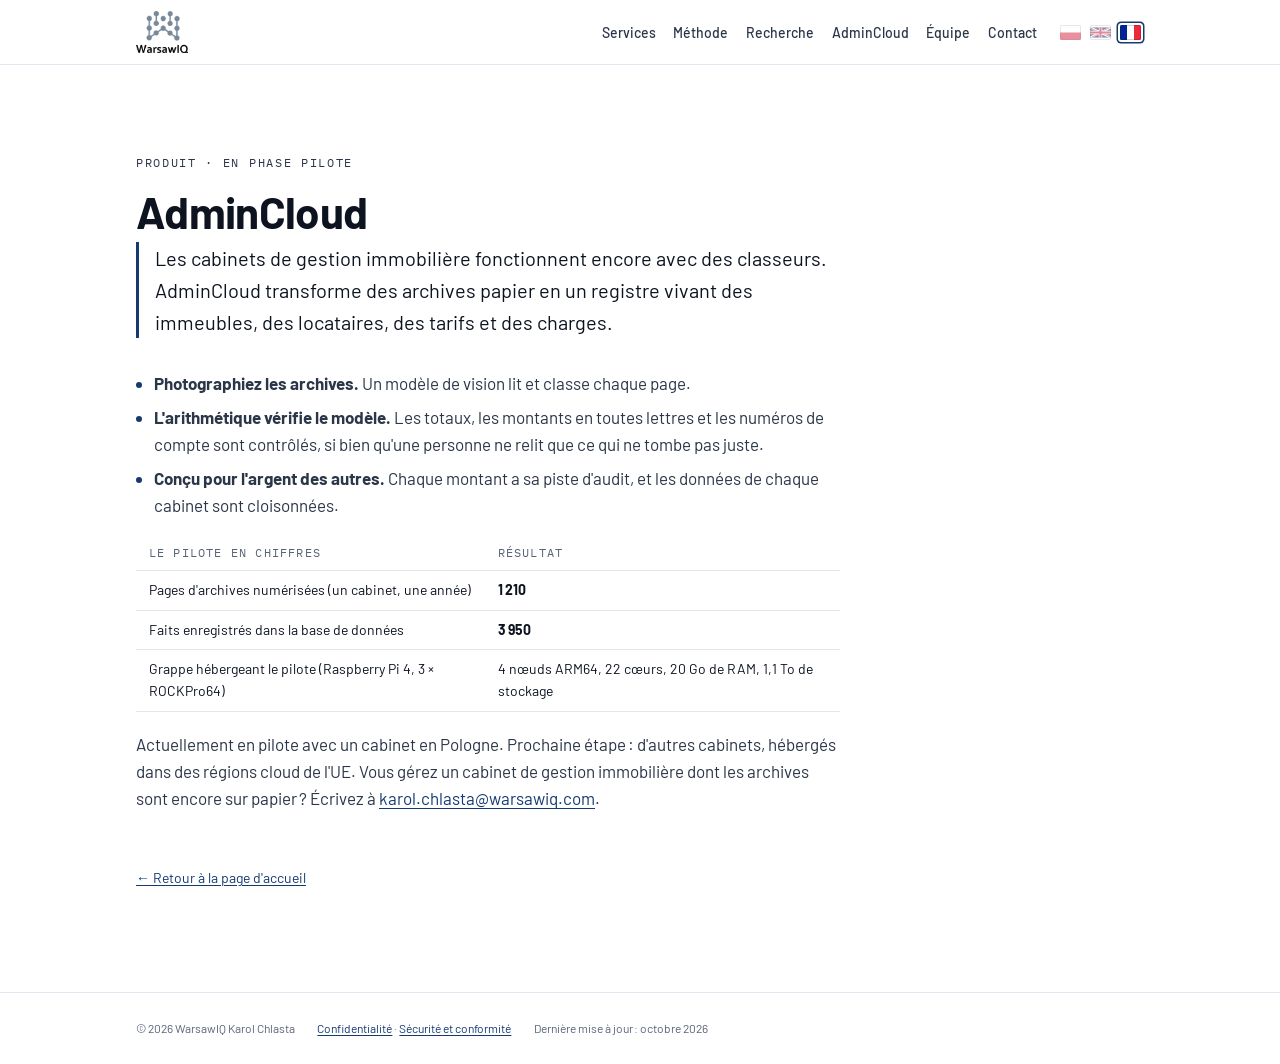
<file: fr/admincloud/index.html>
<!doctype html>
<html lang="fr">
<head>
<meta charset="utf-8">
<meta name="viewport" content="width=device-width, initial-scale=1">
<title>AdminCloud | WarsawIQ</title>
<meta name="description" content="AdminCloud transforme les archives papier d'un petit cabinet de gestion immobilière en un registre des immeubles, lots, locataires, tarifs et charges. Conçu par WarsawIQ, en phase pilote.">
<link rel="canonical" href="https://warsawiq.com/fr/admincloud/">
<link rel="alternate" hreflang="en" href="https://warsawiq.com/admincloud/">
<link rel="alternate" hreflang="pl" href="https://warsawiq.com/pl/admincloud/">
<link rel="alternate" hreflang="fr" href="https://warsawiq.com/fr/admincloud/">
<link rel="alternate" hreflang="x-default" href="https://warsawiq.com/admincloud/">
<link rel="icon" href="/favicon.svg" type="image/svg+xml">
<meta name="theme-color" content="#0d1218">
<link rel="stylesheet" href="/assets/css/site.css?v=2026-09-25">
</head>
<body>
<svg width="0" height="0" style="position:absolute" aria-hidden="true" focusable="false">
  <symbol id="f-pl" viewBox="0 0 21 15">
    <rect width="21" height="15" fill="#fff"/>
    <rect y="7.5" width="21" height="7.5" fill="#d4213d"/>
  </symbol>
  <symbol id="f-fr" viewBox="0 0 21 15">
    <rect width="21" height="15" fill="#fff"/>
    <rect width="7" height="15" fill="#002395"/>
    <rect x="14" width="7" height="15" fill="#ed2939"/>
  </symbol>
  <symbol id="f-gb" viewBox="0 0 60 30">
    <clipPath id="gb-a"><path d="M0,0 v30 h60 v-30 z"/></clipPath>
    <clipPath id="gb-b"><path d="M30,15 h30 v15 z v15 h-30 z h-30 v-15 z v-15 h30 z"/></clipPath>
    <g clip-path="url(#gb-a)">
      <path d="M0,0 v30 h60 v-30 z" fill="#012169"/>
      <path d="M0,0 L60,30 M60,0 L0,30" stroke="#fff" stroke-width="6"/>
      <path d="M0,0 L60,30 M60,0 L0,30" clip-path="url(#gb-b)" stroke="#c8102e" stroke-width="4"/>
      <path d="M30,0 v30 M0,15 h60" stroke="#fff" stroke-width="10"/>
      <path d="M30,0 v30 M0,15 h60" stroke="#c8102e" stroke-width="6"/>
    </g>
  </symbol>
</svg>

<a class="skip" href="#main">Aller au contenu</a>

<nav class="nav" aria-label="Menu principal">
  <div class="wrap">
    <a class="brand" href="/fr/" aria-label="WarsawIQ – accueil">
      <img class="logo-light" src="/assets/img/logo-nav.webp" alt="WarsawIQ" width="160" height="127">
      <img class="logo-dark" src="/assets/img/logo-nav-dark.webp" alt="" width="160" height="127" aria-hidden="true">
    </a>
    <ul>
      <li><a href="/fr/#services">Services</a></li>
      <li><a href="/fr/#how">Méthode</a></li>
      <li><a href="/fr/#research">Recherche</a></li>
      <li><a href="/fr/admincloud/" aria-current="page">AdminCloud</a></li>
      <li><a href="/fr/#team">Équipe</a></li>
      <li><a href="/fr/#contact">Contact</a></li>
    </ul>
    <div class="lang">
      <a href="/pl/admincloud/" hreflang="pl" lang="pl" title="Polski"><svg class="flag" width="21" height="15"><use href="#f-pl"/></svg><span class="sr">Polski</span></a>
      <a href="/admincloud/" hreflang="en" lang="en" title="English"><svg class="flag" width="21" height="15"><use href="#f-gb"/></svg><span class="sr">English</span></a>
      <a href="/fr/admincloud/" hreflang="fr" lang="fr" title="Français" aria-current="true"><svg class="flag" width="21" height="15"><use href="#f-fr"/></svg><span class="sr">Français</span></a>
    </div>
  </div>
</nav>

<main id="main" class="wrap section">
  <div class="prose">
    <p class="eyebrow">Produit · en phase pilote</p>
    <h1>AdminCloud</h1>

    <p class="lead">Les cabinets de gestion immobilière fonctionnent encore avec des classeurs.
      AdminCloud transforme des archives papier en un registre vivant des immeubles, des
      locataires, des tarifs et des charges.</p>

    <ul>
      <li><strong>Photographiez les archives.</strong> Un modèle de vision lit et classe chaque
        page.</li>
      <li><strong>L'arithmétique vérifie le modèle.</strong> Les totaux, les montants en toutes
        lettres et les numéros de compte sont contrôlés, si bien qu'une personne ne relit que ce
        qui ne tombe pas juste.</li>
      <li><strong>Conçu pour l'argent des autres.</strong> Chaque montant a sa piste d'audit, et
        les données de chaque cabinet sont cloisonnées.</li>
    </ul>

    <div class="tablewrap">
      <table>
        <thead>
          <tr><th>Le pilote en chiffres</th><th>Résultat</th></tr>
        </thead>
        <tbody>
          <tr>
            <td>Pages d'archives numérisées (un cabinet, une année)</td>
            <td><strong>1&#8239;210</strong></td>
          </tr>
          <tr>
            <td>Faits enregistrés dans la base de données</td>
            <td><strong>3&#8239;950</strong></td>
          </tr>
          <tr>
            <td>Grappe hébergeant le pilote (Raspberry Pi 4, 3 × ROCKPro64)</td>
            <td>4 nœuds ARM64, 22 cœurs, 20 Go de RAM, 1,1 To de stockage</td>
          </tr>
        </tbody>
      </table>
    </div>

    <p>Actuellement en pilote avec un cabinet en Pologne. Prochaine étape&#8239;: d'autres
      cabinets, hébergés dans des régions cloud de l'UE. Vous gérez un cabinet de gestion
      immobilière dont les archives sont encore sur papier&#8239;? Écrivez à
      <a href="mailto:karol.chlasta@warsawiq.com">karol.chlasta@warsawiq.com</a>.</p>

    <p><a class="back" href="/fr/">← Retour à la page d'accueil</a></p>
  </div>
</main>

<footer class="site">
  <div class="wrap">
    <span>© 2026 WarsawIQ Karol Chlasta</span>
    <span><a href="/fr/confidentialite/">Confidentialité</a> · <a href="/fr/securite/">Sécurité et conformité</a></span>
    <span>Dernière mise à jour&#8239;: octobre 2026</span>
  </div>
</footer>
</body>
</html>
</file>
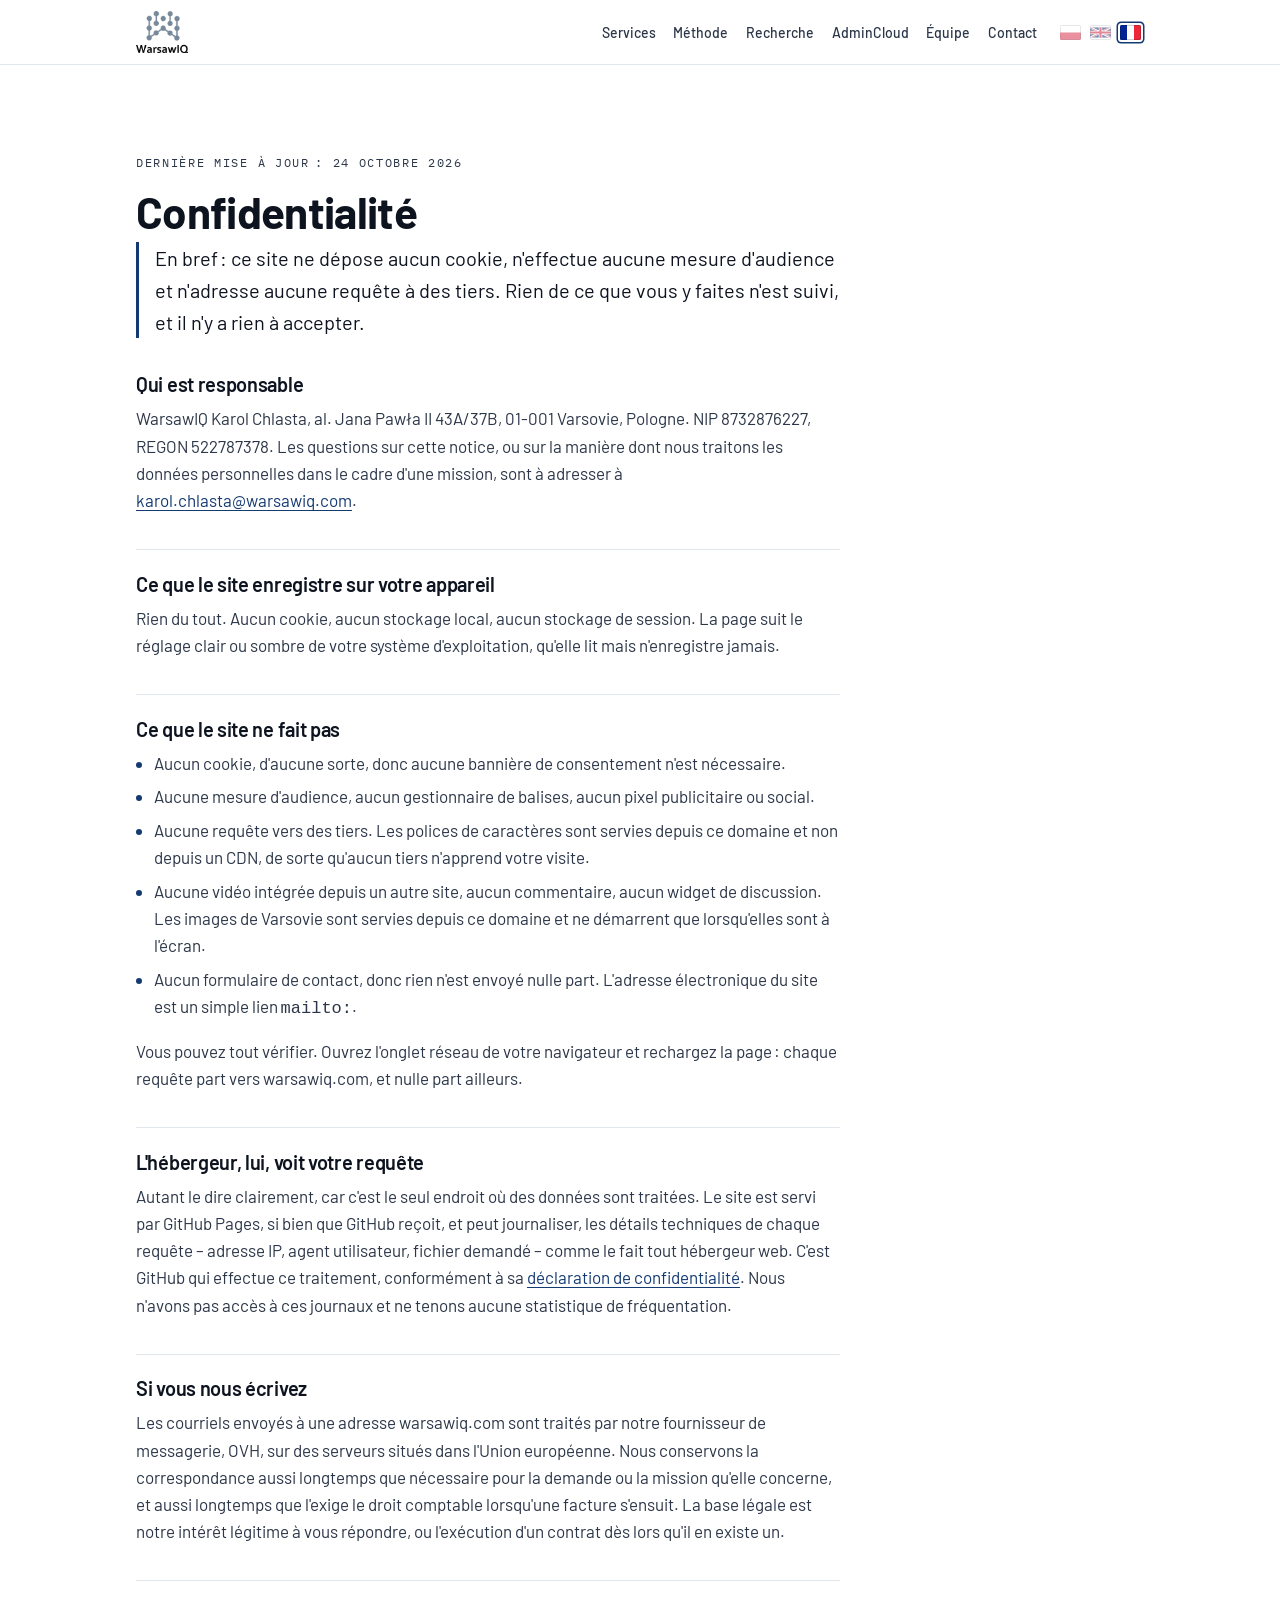
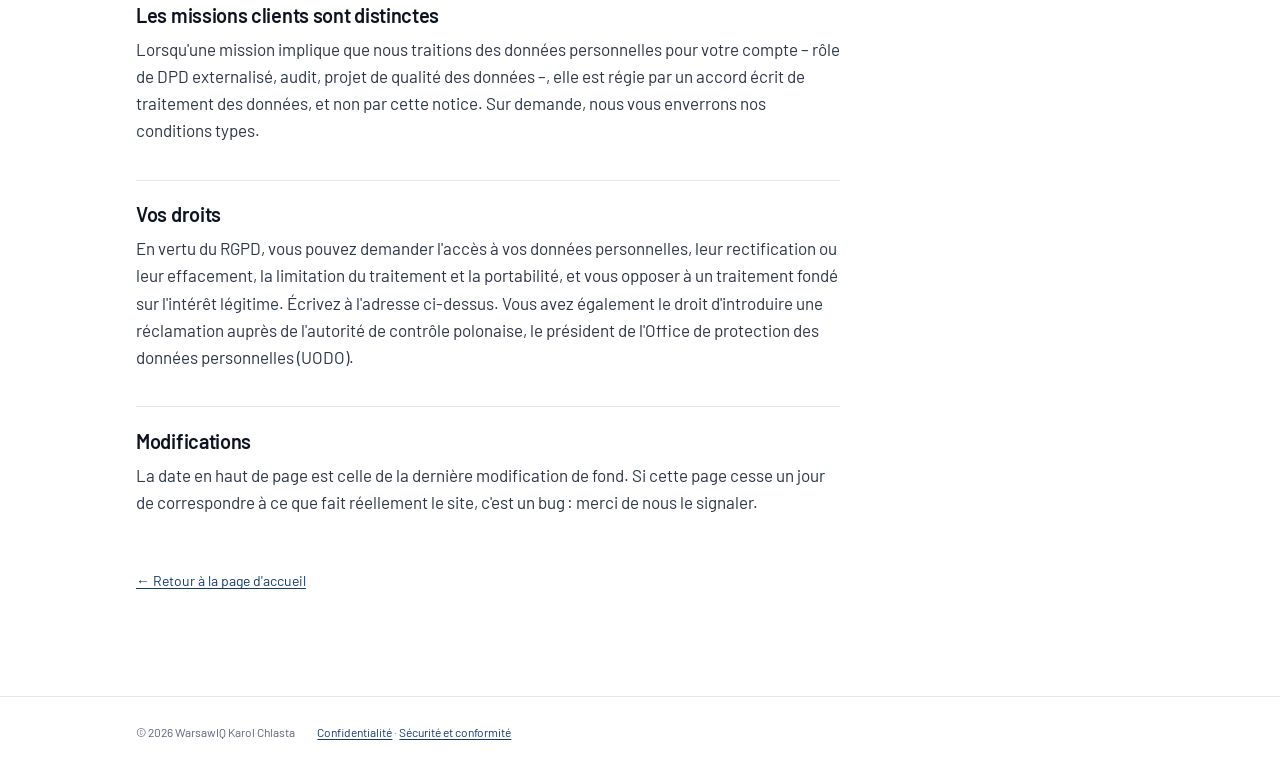
<file: fr/confidentialite/index.html>
<!doctype html>
<html lang="fr">
<head>
<meta charset="utf-8">
<meta name="viewport" content="width=device-width, initial-scale=1">
<title>Confidentialité | WarsawIQ</title>
<meta name="description" content="Ce site ne dépose aucun cookie, n'effectue aucune mesure d'audience et n'adresse aucune requête à des tiers. Ce que WarsawIQ traite, et ce qu'il ne traite pas.">
<link rel="canonical" href="https://warsawiq.com/fr/confidentialite/">
<link rel="alternate" hreflang="en" href="https://warsawiq.com/privacy/">
<link rel="alternate" hreflang="pl" href="https://warsawiq.com/pl/prywatnosc/">
<link rel="alternate" hreflang="fr" href="https://warsawiq.com/fr/confidentialite/">
<link rel="alternate" hreflang="x-default" href="https://warsawiq.com/privacy/">
<link rel="icon" href="/favicon.svg" type="image/svg+xml">
<meta name="theme-color" content="#0d1218">
<meta name="robots" content="index, follow">
<link rel="stylesheet" href="/assets/css/site.css?v=2026-09-25">
</head>
<body>
<svg width="0" height="0" style="position:absolute" aria-hidden="true" focusable="false">
  <symbol id="f-pl" viewBox="0 0 21 15">
    <rect width="21" height="15" fill="#fff"/>
    <rect y="7.5" width="21" height="7.5" fill="#d4213d"/>
  </symbol>
  <symbol id="f-fr" viewBox="0 0 21 15">
    <rect width="21" height="15" fill="#fff"/>
    <rect width="7" height="15" fill="#002395"/>
    <rect x="14" width="7" height="15" fill="#ed2939"/>
  </symbol>
  <symbol id="f-gb" viewBox="0 0 60 30">
    <clipPath id="gb-a"><path d="M0,0 v30 h60 v-30 z"/></clipPath>
    <clipPath id="gb-b"><path d="M30,15 h30 v15 z v15 h-30 z h-30 v-15 z v-15 h30 z"/></clipPath>
    <g clip-path="url(#gb-a)">
      <path d="M0,0 v30 h60 v-30 z" fill="#012169"/>
      <path d="M0,0 L60,30 M60,0 L0,30" stroke="#fff" stroke-width="6"/>
      <path d="M0,0 L60,30 M60,0 L0,30" clip-path="url(#gb-b)" stroke="#c8102e" stroke-width="4"/>
      <path d="M30,0 v30 M0,15 h60" stroke="#fff" stroke-width="10"/>
      <path d="M30,0 v30 M0,15 h60" stroke="#c8102e" stroke-width="6"/>
    </g>
  </symbol>
</svg>

<a class="skip" href="#main">Aller au contenu</a>

<nav class="nav" aria-label="Menu principal">
  <div class="wrap">
    <a class="brand" href="/fr/" aria-label="WarsawIQ – accueil">
      <img class="logo-light" src="/assets/img/logo-nav.webp" alt="WarsawIQ" width="160" height="127">
      <img class="logo-dark" src="/assets/img/logo-nav-dark.webp" alt="" width="160" height="127" aria-hidden="true">
    </a>
    <ul>
      <li><a href="/fr/#services">Services</a></li>
      <li><a href="/fr/#how">Méthode</a></li>
      <li><a href="/fr/#research">Recherche</a></li>
      <li><a href="/fr/admincloud/">AdminCloud</a></li>
      <li><a href="/fr/#team">Équipe</a></li>
      <li><a href="/fr/#contact">Contact</a></li>
    </ul>
    <div class="lang">
      <a href="/pl/prywatnosc/" hreflang="pl" lang="pl" title="Polski"><svg class="flag" width="21" height="15"><use href="#f-pl"/></svg><span class="sr">Polski</span></a>
      <a href="/privacy/" hreflang="en" lang="en" title="English"><svg class="flag" width="21" height="15"><use href="#f-gb"/></svg><span class="sr">English</span></a>
      <a href="/fr/confidentialite/" hreflang="fr" lang="fr" title="Français" aria-current="true"><svg class="flag" width="21" height="15"><use href="#f-fr"/></svg><span class="sr">Français</span></a>
    </div>
  </div>
</nav>

<main id="main" class="wrap section">
  <div class="prose">
    <p class="eyebrow">Dernière mise à jour&#8239;: 24 octobre 2026</p>
    <h1>Confidentialité</h1>

    <p class="lead">En bref&#8239;: ce site ne dépose aucun cookie, n'effectue aucune mesure
      d'audience et n'adresse aucune requête à des tiers. Rien de ce que vous y faites n'est suivi,
      et il n'y a rien à accepter.</p>

    <h2>Qui est responsable</h2>
    <p>WarsawIQ Karol Chlasta, al. Jana Pawła II 43A/37B, 01-001 Varsovie, Pologne.
      NIP 8732876227, REGON 522787378. Les questions sur cette notice, ou sur la manière dont nous
      traitons les données personnelles dans le cadre d'une mission, sont à adresser à
      <a href="mailto:karol.chlasta@warsawiq.com">karol.chlasta@warsawiq.com</a>.</p>

    <h2>Ce que le site enregistre sur votre appareil</h2>
    <p>Rien du tout. Aucun cookie, aucun stockage local, aucun stockage de session. La page suit
      le réglage clair ou sombre de votre système d'exploitation, qu'elle lit mais n'enregistre
      jamais.</p>

    <h2>Ce que le site ne fait pas</h2>
    <ul>
      <li>Aucun cookie, d'aucune sorte, donc aucune bannière de consentement n'est
        nécessaire.</li>
      <li>Aucune mesure d'audience, aucun gestionnaire de balises, aucun pixel publicitaire ou
        social.</li>
      <li>Aucune requête vers des tiers. Les polices de caractères sont servies depuis ce domaine
        et non depuis un CDN, de sorte qu'aucun tiers n'apprend votre visite.</li>
      <li>Aucune vidéo intégrée depuis un autre site, aucun commentaire, aucun widget de
        discussion. Les images de Varsovie sont servies depuis ce domaine et ne démarrent que
        lorsqu'elles sont à l'écran.</li>
      <li>Aucun formulaire de contact, donc rien n'est envoyé nulle part. L'adresse électronique
        du site est un simple lien <code>mailto:</code>.</li>
    </ul>
    <p>Vous pouvez tout vérifier. Ouvrez l'onglet réseau de votre navigateur et rechargez la
      page&#8239;: chaque requête part vers warsawiq.com, et nulle part ailleurs.</p>

    <h2>L'hébergeur, lui, voit votre requête</h2>
    <p>Autant le dire clairement, car c'est le seul endroit où des données sont traitées. Le site
      est servi par GitHub Pages, si bien que GitHub reçoit, et peut journaliser, les détails
      techniques de chaque requête – adresse IP, agent utilisateur, fichier demandé – comme le
      fait tout hébergeur web. C'est GitHub qui effectue ce traitement, conformément à sa
      <a href="https://docs.github.com/en/site-policy/privacy-policies/github-general-privacy-statement">déclaration
      de confidentialité</a>. Nous n'avons pas accès à ces journaux et ne tenons aucune
      statistique de fréquentation.</p>

    <h2>Si vous nous écrivez</h2>
    <p>Les courriels envoyés à une adresse warsawiq.com sont traités par notre fournisseur de
      messagerie, OVH, sur des serveurs situés dans l'Union européenne. Nous conservons la
      correspondance aussi longtemps que nécessaire pour la demande ou la mission qu'elle
      concerne, et aussi longtemps que l'exige le droit comptable lorsqu'une facture s'ensuit. La
      base légale est notre intérêt légitime à vous répondre, ou l'exécution d'un contrat dès lors
      qu'il en existe un.</p>

    <h2>Les missions clients sont distinctes</h2>
    <p>Lorsqu'une mission implique que nous traitions des données personnelles pour votre
      compte – rôle de DPD externalisé, audit, projet de qualité des données –, elle est régie
      par un accord écrit de traitement des données, et non par cette notice. Sur demande, nous
      vous enverrons nos conditions types.</p>

    <h2>Vos droits</h2>
    <p>En vertu du RGPD, vous pouvez demander l'accès à vos données personnelles, leur
      rectification ou leur effacement, la limitation du traitement et la portabilité, et vous
      opposer à un traitement fondé sur l'intérêt légitime. Écrivez à l'adresse ci-dessus. Vous
      avez également le droit d'introduire une réclamation auprès de l'autorité de contrôle
      polonaise, le président de l'Office de protection des données personnelles (UODO).</p>

    <h2>Modifications</h2>
    <p>La date en haut de page est celle de la dernière modification de fond. Si cette page cesse
      un jour de correspondre à ce que fait réellement le site, c'est un bug&#8239;: merci de nous
      le signaler.</p>

    <p><a class="back" href="/fr/">← Retour à la page d'accueil</a></p>
  </div>
</main>

<footer class="site">
  <div class="wrap">
    <span>© 2026 WarsawIQ Karol Chlasta</span>
    <span><a href="/fr/confidentialite/">Confidentialité</a> · <a href="/fr/securite/">Sécurité et conformité</a></span>
  </div>
</footer>
</body>
</html>
</file>
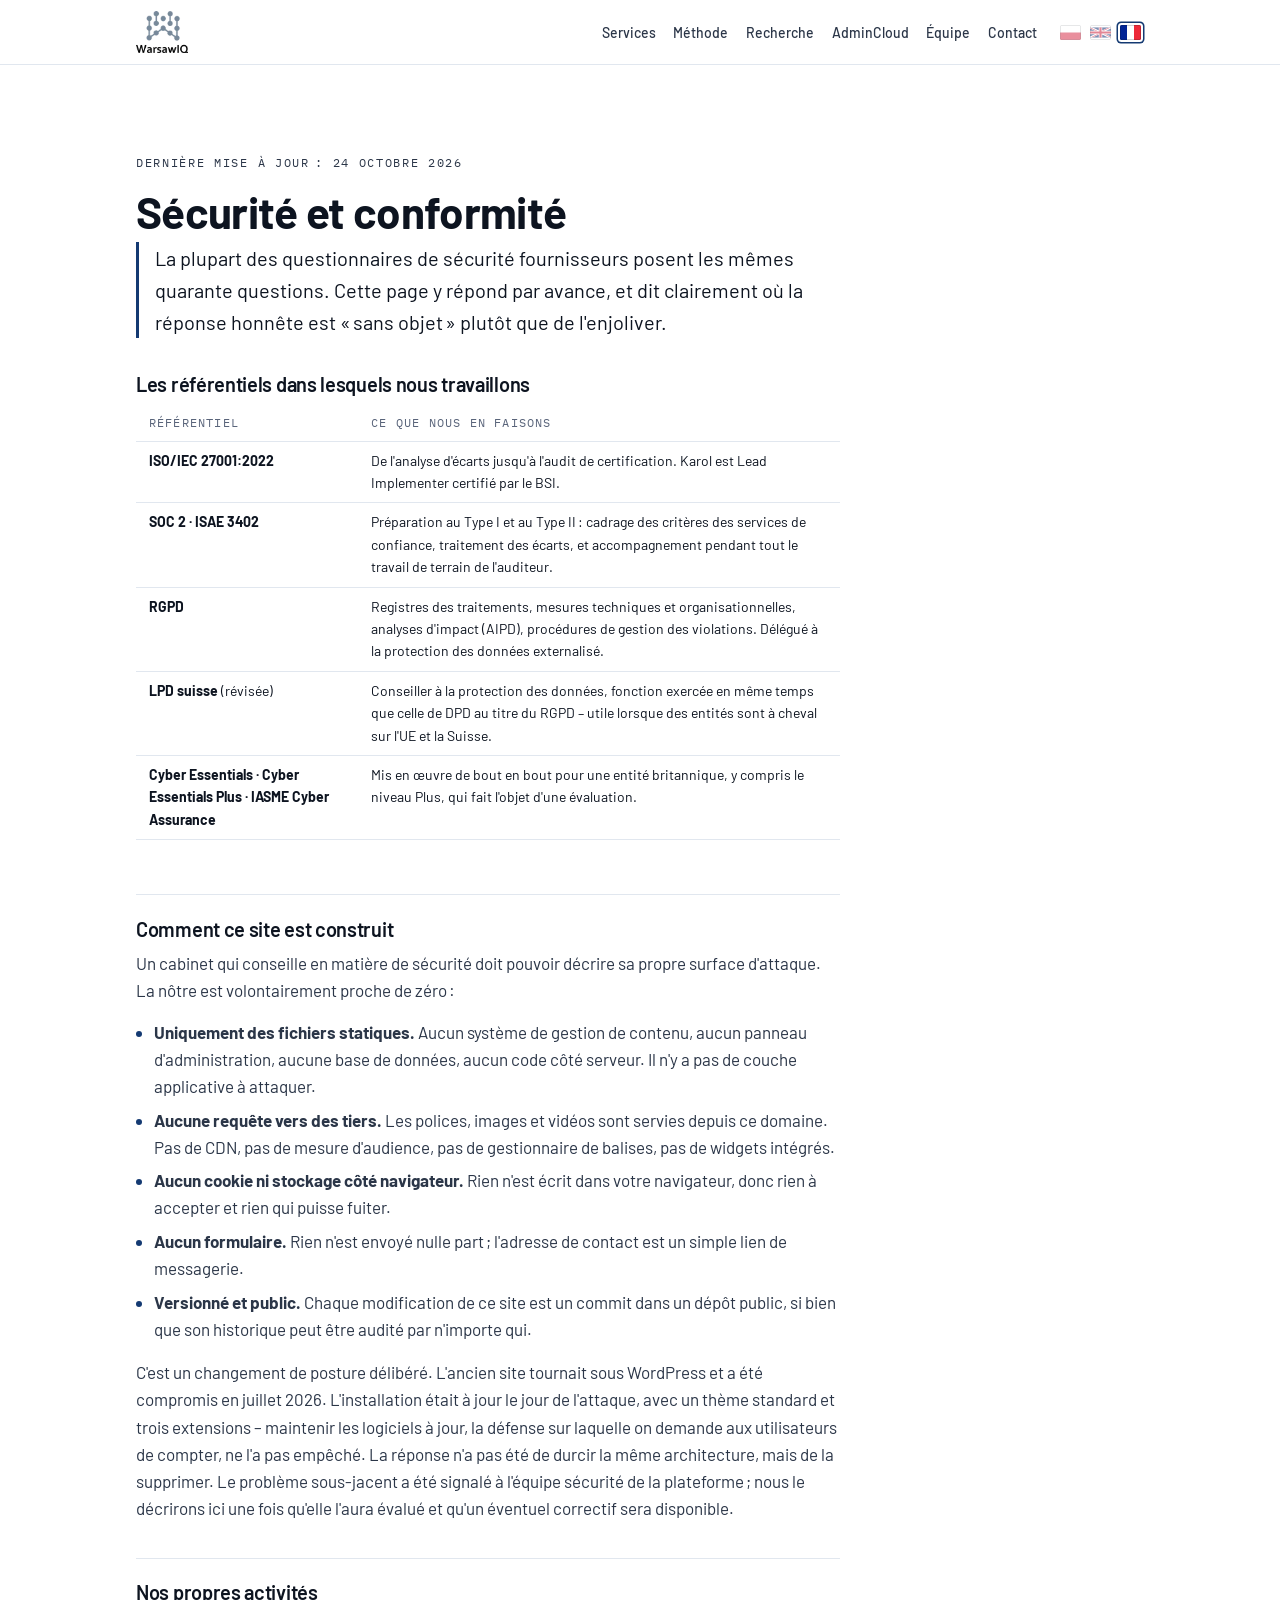
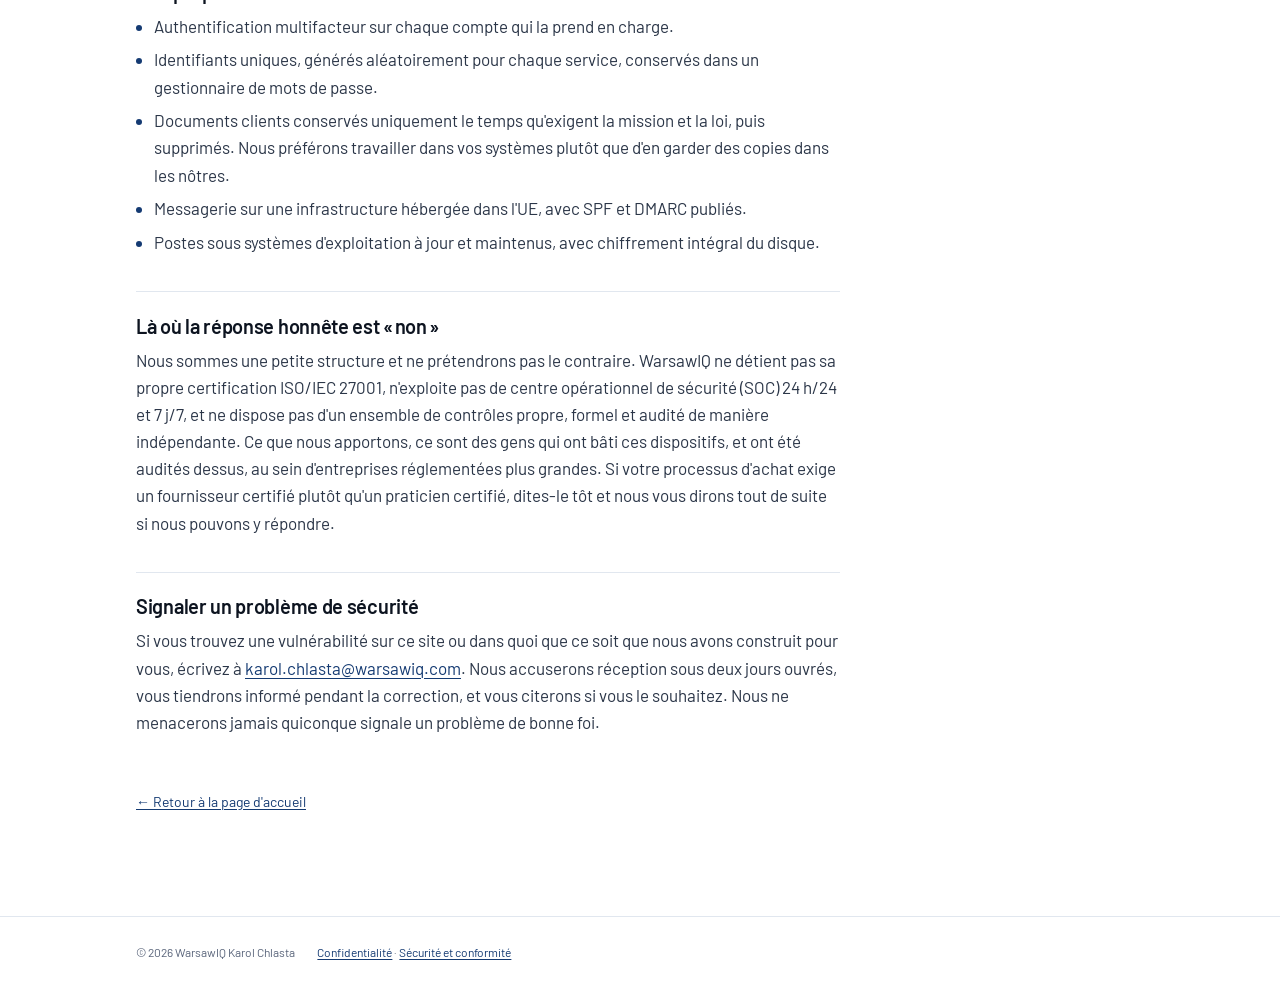
<file: fr/securite/index.html>
<!doctype html>
<html lang="fr">
<head>
<meta charset="utf-8">
<meta name="viewport" content="width=device-width, initial-scale=1">
<title>Sécurité et conformité | WarsawIQ</title>
<meta name="description" content="Comment WarsawIQ sécurise ses propres activités, et les référentiels dans lesquels nous travaillons : ISO/IEC 27001:2022, SOC 2 et ISAE 3402, RGPD et LPD suisse, Cyber Essentials et IASME.">
<link rel="canonical" href="https://warsawiq.com/fr/securite/">
<link rel="alternate" hreflang="en" href="https://warsawiq.com/security/">
<link rel="alternate" hreflang="pl" href="https://warsawiq.com/pl/bezpieczenstwo/">
<link rel="alternate" hreflang="fr" href="https://warsawiq.com/fr/securite/">
<link rel="alternate" hreflang="x-default" href="https://warsawiq.com/security/">
<link rel="icon" href="/favicon.svg" type="image/svg+xml">
<meta name="theme-color" content="#0d1218">
<link rel="stylesheet" href="/assets/css/site.css?v=2026-09-25">
</head>
<body>
<svg width="0" height="0" style="position:absolute" aria-hidden="true" focusable="false">
  <symbol id="f-pl" viewBox="0 0 21 15">
    <rect width="21" height="15" fill="#fff"/>
    <rect y="7.5" width="21" height="7.5" fill="#d4213d"/>
  </symbol>
  <symbol id="f-fr" viewBox="0 0 21 15">
    <rect width="21" height="15" fill="#fff"/>
    <rect width="7" height="15" fill="#002395"/>
    <rect x="14" width="7" height="15" fill="#ed2939"/>
  </symbol>
  <symbol id="f-gb" viewBox="0 0 60 30">
    <clipPath id="gb-a"><path d="M0,0 v30 h60 v-30 z"/></clipPath>
    <clipPath id="gb-b"><path d="M30,15 h30 v15 z v15 h-30 z h-30 v-15 z v-15 h30 z"/></clipPath>
    <g clip-path="url(#gb-a)">
      <path d="M0,0 v30 h60 v-30 z" fill="#012169"/>
      <path d="M0,0 L60,30 M60,0 L0,30" stroke="#fff" stroke-width="6"/>
      <path d="M0,0 L60,30 M60,0 L0,30" clip-path="url(#gb-b)" stroke="#c8102e" stroke-width="4"/>
      <path d="M30,0 v30 M0,15 h60" stroke="#fff" stroke-width="10"/>
      <path d="M30,0 v30 M0,15 h60" stroke="#c8102e" stroke-width="6"/>
    </g>
  </symbol>
</svg>

<a class="skip" href="#main">Aller au contenu</a>

<nav class="nav" aria-label="Menu principal">
  <div class="wrap">
    <a class="brand" href="/fr/" aria-label="WarsawIQ – accueil">
      <img class="logo-light" src="/assets/img/logo-nav.webp" alt="WarsawIQ" width="160" height="127">
      <img class="logo-dark" src="/assets/img/logo-nav-dark.webp" alt="" width="160" height="127" aria-hidden="true">
    </a>
    <ul>
      <li><a href="/fr/#services">Services</a></li>
      <li><a href="/fr/#how">Méthode</a></li>
      <li><a href="/fr/#research">Recherche</a></li>
      <li><a href="/fr/admincloud/">AdminCloud</a></li>
      <li><a href="/fr/#team">Équipe</a></li>
      <li><a href="/fr/#contact">Contact</a></li>
    </ul>
    <div class="lang">
      <a href="/pl/bezpieczenstwo/" hreflang="pl" lang="pl" title="Polski"><svg class="flag" width="21" height="15"><use href="#f-pl"/></svg><span class="sr">Polski</span></a>
      <a href="/security/" hreflang="en" lang="en" title="English"><svg class="flag" width="21" height="15"><use href="#f-gb"/></svg><span class="sr">English</span></a>
      <a href="/fr/securite/" hreflang="fr" lang="fr" title="Français" aria-current="true"><svg class="flag" width="21" height="15"><use href="#f-fr"/></svg><span class="sr">Français</span></a>
    </div>
  </div>
</nav>

<main id="main" class="wrap section">
  <div class="prose">
    <p class="eyebrow">Dernière mise à jour&#8239;: 24 octobre 2026</p>
    <h1>Sécurité et conformité</h1>

    <p class="lead">La plupart des questionnaires de sécurité fournisseurs posent les mêmes
      quarante questions. Cette page y répond par avance, et dit clairement où la réponse honnête
      est «&#8239;sans objet&#8239;» plutôt que de l'enjoliver.</p>

    <h2>Les référentiels dans lesquels nous travaillons</h2>
    <div class="tablewrap">
      <table>
        <thead>
          <tr><th>Référentiel</th><th>Ce que nous en faisons</th></tr>
        </thead>
        <tbody>
          <tr>
            <td><strong>ISO/IEC 27001:2022</strong></td>
            <td>De l'analyse d'écarts jusqu'à l'audit de certification. Karol est Lead Implementer
              certifié par le BSI.</td>
          </tr>
          <tr>
            <td><strong>SOC 2 · ISAE 3402</strong></td>
            <td>Préparation au Type I et au Type II&#8239;: cadrage des critères des services de
              confiance, traitement des écarts, et accompagnement pendant tout le travail de
              terrain de l'auditeur.</td>
          </tr>
          <tr>
            <td><strong>RGPD</strong></td>
            <td>Registres des traitements, mesures techniques et organisationnelles, analyses
              d'impact (AIPD), procédures de gestion des violations. Délégué à la protection des
              données externalisé.</td>
          </tr>
          <tr>
            <td><strong>LPD suisse</strong> (révisée)</td>
            <td>Conseiller à la protection des données, fonction exercée en même temps que celle de
              DPD au titre du RGPD – utile lorsque des entités sont à cheval sur l'UE et la
              Suisse.</td>
          </tr>
          <tr>
            <td><strong>Cyber Essentials · Cyber Essentials Plus · IASME Cyber Assurance</strong></td>
            <td>Mis en œuvre de bout en bout pour une entité britannique, y compris le niveau Plus,
              qui fait l'objet d'une évaluation.</td>
          </tr>
        </tbody>
      </table>
    </div>

    <h2>Comment ce site est construit</h2>
    <p>Un cabinet qui conseille en matière de sécurité doit pouvoir décrire sa propre surface
      d'attaque. La nôtre est volontairement proche de zéro&#8239;:</p>
    <ul>
      <li><strong>Uniquement des fichiers statiques.</strong> Aucun système de gestion de contenu,
        aucun panneau d'administration, aucune base de données, aucun code côté serveur. Il n'y a
        pas de couche applicative à attaquer.</li>
      <li><strong>Aucune requête vers des tiers.</strong> Les polices, images et vidéos sont
        servies depuis ce domaine. Pas de CDN, pas de mesure d'audience, pas de gestionnaire de
        balises, pas de widgets intégrés.</li>
      <li><strong>Aucun cookie ni stockage côté navigateur.</strong> Rien n'est écrit dans votre
        navigateur, donc rien à accepter et rien qui puisse fuiter.</li>
      <li><strong>Aucun formulaire.</strong> Rien n'est envoyé nulle part&#8239;; l'adresse de
        contact est un simple lien de messagerie.</li>
      <li><strong>Versionné et public.</strong> Chaque modification de ce site est un commit dans
        un dépôt public, si bien que son historique peut être audité par n'importe qui.</li>
    </ul>
    <p>C'est un changement de posture délibéré. L'ancien site tournait sous WordPress et a été
      compromis en juillet 2026. L'installation était à jour le jour de l'attaque, avec un thème
      standard et trois extensions – maintenir les logiciels à jour, la défense sur laquelle on
      demande aux utilisateurs de compter, ne l'a pas empêché. La réponse n'a pas été de durcir
      la même architecture, mais de la supprimer. Le problème sous-jacent a été signalé à
      l'équipe sécurité de la plateforme&#8239;; nous le décrirons ici une fois qu'elle l'aura
      évalué et qu'un éventuel correctif sera disponible.</p>

    <h2>Nos propres activités</h2>
    <ul>
      <li>Authentification multifacteur sur chaque compte qui la prend en charge.</li>
      <li>Identifiants uniques, générés aléatoirement pour chaque service, conservés dans un
        gestionnaire de mots de passe.</li>
      <li>Documents clients conservés uniquement le temps qu'exigent la mission et la loi, puis
        supprimés. Nous préférons travailler dans vos systèmes plutôt que d'en garder des copies
        dans les nôtres.</li>
      <li>Messagerie sur une infrastructure hébergée dans l'UE, avec SPF et DMARC publiés.</li>
      <li>Postes sous systèmes d'exploitation à jour et maintenus, avec chiffrement intégral du
        disque.</li>
    </ul>

    <h2>Là où la réponse honnête est «&#8239;non&#8239;»</h2>
    <p>Nous sommes une petite structure et ne prétendrons pas le contraire. WarsawIQ ne détient
      pas sa propre certification ISO/IEC 27001, n'exploite pas de centre opérationnel de sécurité
      (SOC) 24 h/24 et 7 j/7, et ne dispose pas d'un ensemble de contrôles propre, formel et
      audité de manière indépendante. Ce que nous apportons, ce sont des gens qui ont bâti ces
      dispositifs, et ont été audités dessus, au sein d'entreprises réglementées plus grandes. Si
      votre processus d'achat exige un fournisseur certifié plutôt qu'un praticien certifié,
      dites-le tôt et nous vous dirons tout de suite si nous pouvons y répondre.</p>

    <h2>Signaler un problème de sécurité</h2>
    <p>Si vous trouvez une vulnérabilité sur ce site ou dans quoi que ce soit que nous avons
      construit pour vous, écrivez à
      <a href="mailto:karol.chlasta@warsawiq.com">karol.chlasta@warsawiq.com</a>. Nous
      accuserons réception sous deux jours ouvrés, vous tiendrons informé pendant la correction,
      et vous citerons si vous le souhaitez. Nous ne menacerons jamais quiconque signale un
      problème de bonne foi.</p>

    <p><a class="back" href="/fr/">← Retour à la page d'accueil</a></p>
  </div>
</main>

<footer class="site">
  <div class="wrap">
    <span>© 2026 WarsawIQ Karol Chlasta</span>
    <span><a href="/fr/confidentialite/">Confidentialité</a> · <a href="/fr/securite/">Sécurité et conformité</a></span>
  </div>
</footer>
</body>
</html>
</file>
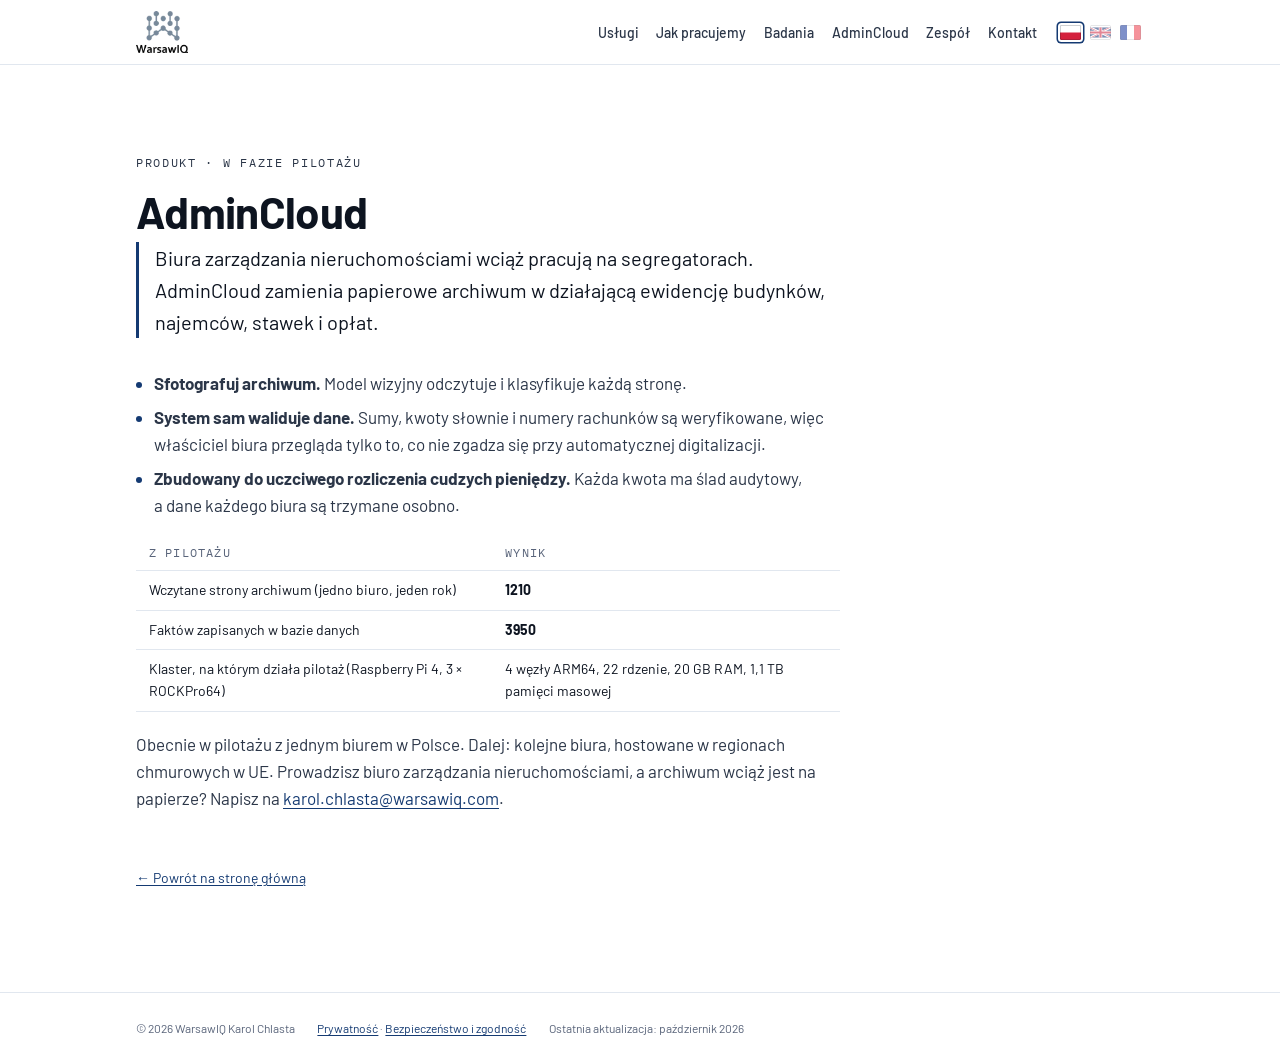
<file: pl/admincloud/index.html>
<!doctype html>
<html lang="pl">
<head>
<meta charset="utf-8">
<meta name="viewport" content="width=device-width, initial-scale=1">
<title>AdminCloud | WarsawIQ</title>
<meta name="description" content="AdminCloud zamienia papierowe archiwum małego biura zarządzania nieruchomościami w ewidencję budynków, lokali, najemców, stawek i opłat. Produkt WarsawIQ w fazie pilotażu.">
<link rel="canonical" href="https://warsawiq.com/pl/admincloud/">
<link rel="alternate" hreflang="en" href="https://warsawiq.com/admincloud/">
<link rel="alternate" hreflang="pl" href="https://warsawiq.com/pl/admincloud/">
<link rel="alternate" hreflang="fr" href="https://warsawiq.com/fr/admincloud/">
<link rel="alternate" hreflang="x-default" href="https://warsawiq.com/admincloud/">
<link rel="icon" href="/favicon.svg" type="image/svg+xml">
<meta name="theme-color" content="#0d1218">
<link rel="stylesheet" href="/assets/css/site.css?v=2026-09-25">
</head>
<body>
<svg width="0" height="0" style="position:absolute" aria-hidden="true" focusable="false">
  <symbol id="f-pl" viewBox="0 0 21 15">
    <rect width="21" height="15" fill="#fff"/>
    <rect y="7.5" width="21" height="7.5" fill="#d4213d"/>
  </symbol>
  <symbol id="f-fr" viewBox="0 0 21 15">
    <rect width="21" height="15" fill="#fff"/>
    <rect width="7" height="15" fill="#002395"/>
    <rect x="14" width="7" height="15" fill="#ed2939"/>
  </symbol>
  <symbol id="f-gb" viewBox="0 0 60 30">
    <clipPath id="gb-a"><path d="M0,0 v30 h60 v-30 z"/></clipPath>
    <clipPath id="gb-b"><path d="M30,15 h30 v15 z v15 h-30 z h-30 v-15 z v-15 h30 z"/></clipPath>
    <g clip-path="url(#gb-a)">
      <path d="M0,0 v30 h60 v-30 z" fill="#012169"/>
      <path d="M0,0 L60,30 M60,0 L0,30" stroke="#fff" stroke-width="6"/>
      <path d="M0,0 L60,30 M60,0 L0,30" clip-path="url(#gb-b)" stroke="#c8102e" stroke-width="4"/>
      <path d="M30,0 v30 M0,15 h60" stroke="#fff" stroke-width="10"/>
      <path d="M30,0 v30 M0,15 h60" stroke="#c8102e" stroke-width="6"/>
    </g>
  </symbol>
</svg>

<a class="skip" href="#main">Przejdź do treści</a>

<nav class="nav" aria-label="Menu główne">
  <div class="wrap">
    <a class="brand" href="/pl/" aria-label="WarsawIQ – strona główna">
      <img class="logo-light" src="/assets/img/logo-nav.webp" alt="WarsawIQ" width="160" height="127">
      <img class="logo-dark" src="/assets/img/logo-nav-dark.webp" alt="" width="160" height="127" aria-hidden="true">
    </a>
    <ul>
      <li><a href="/pl/#services">Usługi</a></li>
      <li><a href="/pl/#how">Jak pracujemy</a></li>
      <li><a href="/pl/#research">Badania</a></li>
      <li><a href="/pl/admincloud/" aria-current="page">AdminCloud</a></li>
      <li><a href="/pl/#team">Zespół</a></li>
      <li><a href="/pl/#contact">Kontakt</a></li>
    </ul>
    <div class="lang">
      <a href="/pl/admincloud/" hreflang="pl" lang="pl" title="Polski" aria-current="true"><svg class="flag" width="21" height="15"><use href="#f-pl"/></svg><span class="sr">Polski</span></a>
      <a href="/admincloud/" hreflang="en" lang="en" title="English"><svg class="flag" width="21" height="15"><use href="#f-gb"/></svg><span class="sr">English</span></a>
      <a href="/fr/admincloud/" hreflang="fr" lang="fr" title="Français"><svg class="flag" width="21" height="15"><use href="#f-fr"/></svg><span class="sr">Français</span></a>
    </div>
  </div>
</nav>

<main id="main" class="wrap section">
  <div class="prose">
    <p class="eyebrow">Produkt · w&nbsp;fazie pilotażu</p>
    <h1>AdminCloud</h1>

    <p class="lead">Biura zarządzania nieruchomościami wciąż pracują na segregatorach. AdminCloud
      zamienia papierowe archiwum w&nbsp;działającą ewidencję budynków, najemców, stawek i&nbsp;opłat.</p>

    <ul>
      <li><strong>Sfotografuj archiwum.</strong> Model wizyjny odczytuje i&nbsp;klasyfikuje każdą
        stronę.</li>
      <li><strong>System sam waliduje dane.</strong> Sumy, kwoty słownie i&nbsp;numery rachunków są
        weryfikowane, więc właściciel biura przegląda tylko to, co nie zgadza się przy
        automatycznej digitalizacji.</li>
      <li><strong>Zbudowany do uczciwego rozliczenia cudzych pieniędzy.</strong> Każda kwota ma ślad audytowy, a&nbsp;dane
        każdego biura są trzymane osobno.</li>
    </ul>

    <div class="tablewrap">
      <table>
        <thead>
          <tr><th>Z&nbsp;pilotażu</th><th>Wynik</th></tr>
        </thead>
        <tbody>
          <tr>
            <td>Wczytane strony archiwum (jedno biuro, jeden rok)</td>
            <td><strong>1210</strong></td>
          </tr>
          <tr>
            <td>Faktów zapisanych w&nbsp;bazie danych</td>
            <td><strong>3950</strong></td>
          </tr>
          <tr>
            <td>Klaster, na którym działa pilotaż (Raspberry Pi 4, 3 × ROCKPro64)</td>
            <td>4 węzły ARM64, 22 rdzenie, 20 GB RAM, 1,1 TB pamięci masowej</td>
          </tr>
        </tbody>
      </table>
    </div>

    <p>Obecnie w&nbsp;pilotażu z&nbsp;jednym biurem w&nbsp;Polsce. Dalej: kolejne biura, hostowane w&nbsp;regionach
      chmurowych w&nbsp;UE. Prowadzisz biuro zarządzania nieruchomościami, a&nbsp;archiwum wciąż jest na
      papierze? Napisz na
      <a href="mailto:karol.chlasta@warsawiq.com">karol.chlasta@warsawiq.com</a>.</p>

    <p><a class="back" href="/pl/">← Powrót na stronę główną</a></p>
  </div>
</main>

<footer class="site">
  <div class="wrap">
    <span>© 2026 WarsawIQ Karol Chlasta</span>
    <span><a href="/pl/prywatnosc/">Prywatność</a> · <a href="/pl/bezpieczenstwo/">Bezpieczeństwo i&nbsp;zgodność</a></span>
    <span>Ostatnia aktualizacja: październik 2026</span>
  </div>
</footer>
</body>
</html>
</file>
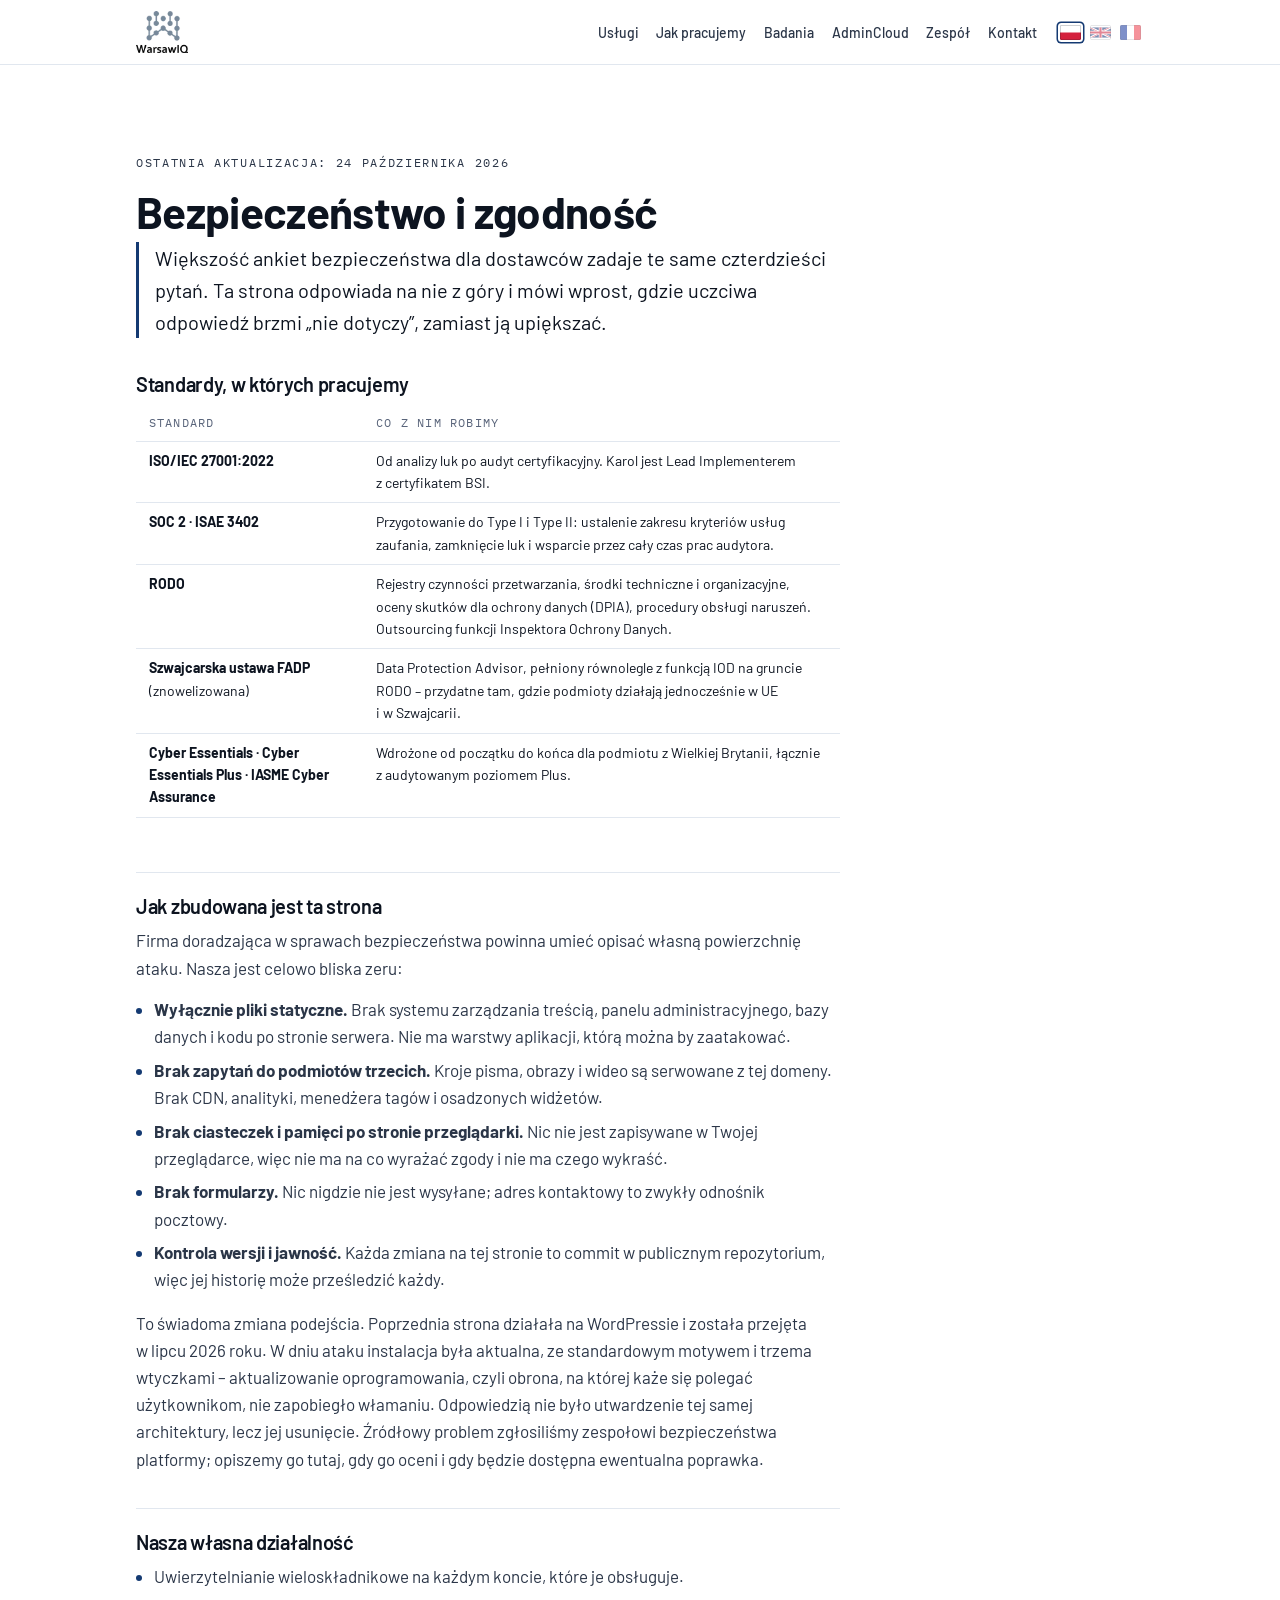
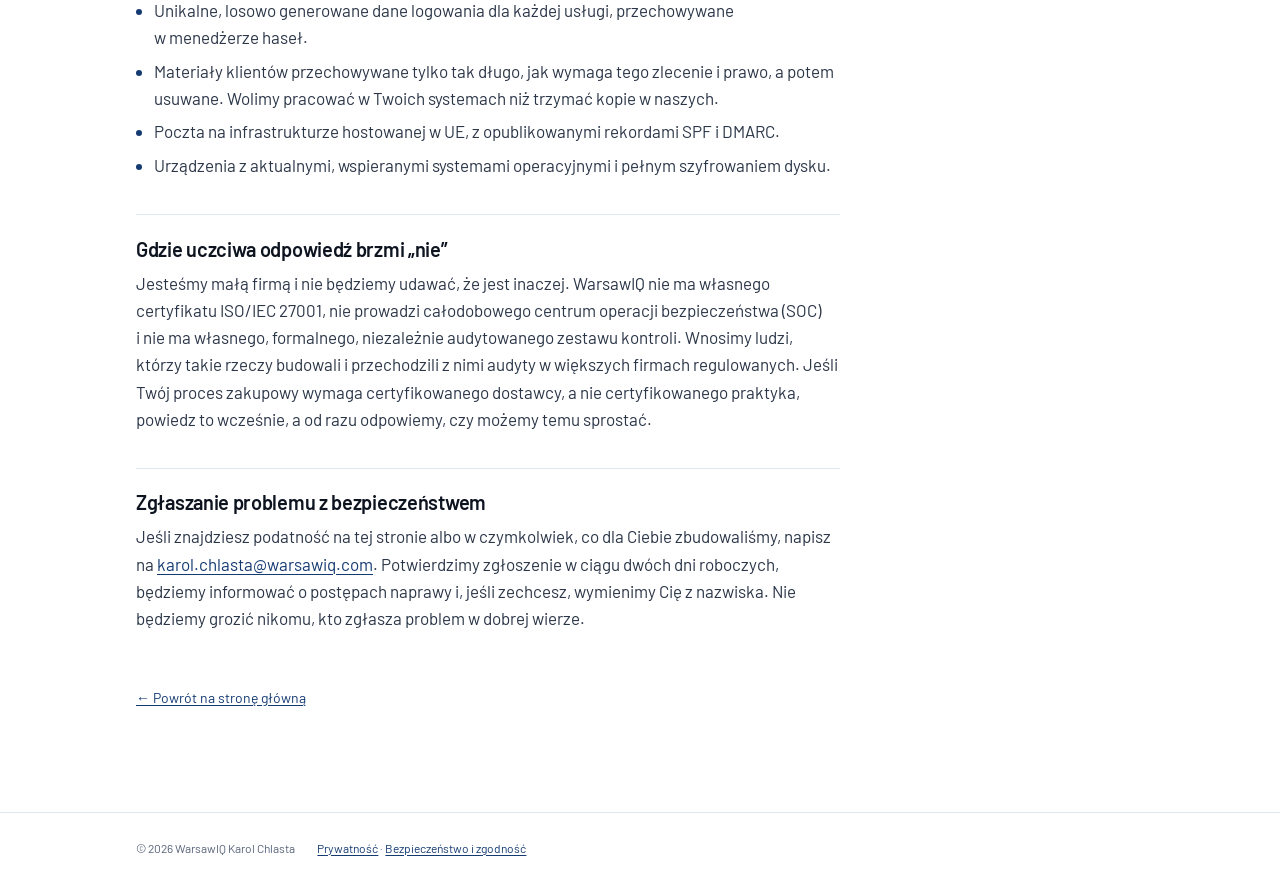
<file: pl/bezpieczenstwo/index.html>
<!doctype html>
<html lang="pl">
<head>
<meta charset="utf-8">
<meta name="viewport" content="width=device-width, initial-scale=1">
<title>Bezpieczeństwo i zgodność | WarsawIQ</title>
<meta name="description" content="Jak WarsawIQ zabezpiecza własną działalność i w jakich standardach pracujemy: ISO/IEC 27001:2022, SOC 2 i ISAE 3402, RODO i szwajcarska ustawa FADP, Cyber Essentials i IASME.">
<link rel="canonical" href="https://warsawiq.com/pl/bezpieczenstwo/">
<link rel="alternate" hreflang="en" href="https://warsawiq.com/security/">
<link rel="alternate" hreflang="pl" href="https://warsawiq.com/pl/bezpieczenstwo/">
<link rel="alternate" hreflang="fr" href="https://warsawiq.com/fr/securite/">
<link rel="alternate" hreflang="x-default" href="https://warsawiq.com/security/">
<link rel="icon" href="/favicon.svg" type="image/svg+xml">
<meta name="theme-color" content="#0d1218">
<link rel="stylesheet" href="/assets/css/site.css?v=2026-09-25">
</head>
<body>
<svg width="0" height="0" style="position:absolute" aria-hidden="true" focusable="false">
  <symbol id="f-pl" viewBox="0 0 21 15">
    <rect width="21" height="15" fill="#fff"/>
    <rect y="7.5" width="21" height="7.5" fill="#d4213d"/>
  </symbol>
  <symbol id="f-fr" viewBox="0 0 21 15">
    <rect width="21" height="15" fill="#fff"/>
    <rect width="7" height="15" fill="#002395"/>
    <rect x="14" width="7" height="15" fill="#ed2939"/>
  </symbol>
  <symbol id="f-gb" viewBox="0 0 60 30">
    <clipPath id="gb-a"><path d="M0,0 v30 h60 v-30 z"/></clipPath>
    <clipPath id="gb-b"><path d="M30,15 h30 v15 z v15 h-30 z h-30 v-15 z v-15 h30 z"/></clipPath>
    <g clip-path="url(#gb-a)">
      <path d="M0,0 v30 h60 v-30 z" fill="#012169"/>
      <path d="M0,0 L60,30 M60,0 L0,30" stroke="#fff" stroke-width="6"/>
      <path d="M0,0 L60,30 M60,0 L0,30" clip-path="url(#gb-b)" stroke="#c8102e" stroke-width="4"/>
      <path d="M30,0 v30 M0,15 h60" stroke="#fff" stroke-width="10"/>
      <path d="M30,0 v30 M0,15 h60" stroke="#c8102e" stroke-width="6"/>
    </g>
  </symbol>
</svg>

<a class="skip" href="#main">Przejdź do treści</a>

<nav class="nav" aria-label="Menu główne">
  <div class="wrap">
    <a class="brand" href="/pl/" aria-label="WarsawIQ – strona główna">
      <img class="logo-light" src="/assets/img/logo-nav.webp" alt="WarsawIQ" width="160" height="127">
      <img class="logo-dark" src="/assets/img/logo-nav-dark.webp" alt="" width="160" height="127" aria-hidden="true">
    </a>
    <ul>
      <li><a href="/pl/#services">Usługi</a></li>
      <li><a href="/pl/#how">Jak pracujemy</a></li>
      <li><a href="/pl/#research">Badania</a></li>
      <li><a href="/pl/admincloud/">AdminCloud</a></li>
      <li><a href="/pl/#team">Zespół</a></li>
      <li><a href="/pl/#contact">Kontakt</a></li>
    </ul>
    <div class="lang">
      <a href="/pl/bezpieczenstwo/" hreflang="pl" lang="pl" title="Polski" aria-current="true"><svg class="flag" width="21" height="15"><use href="#f-pl"/></svg><span class="sr">Polski</span></a>
      <a href="/security/" hreflang="en" lang="en" title="English"><svg class="flag" width="21" height="15"><use href="#f-gb"/></svg><span class="sr">English</span></a>
      <a href="/fr/securite/" hreflang="fr" lang="fr" title="Français"><svg class="flag" width="21" height="15"><use href="#f-fr"/></svg><span class="sr">Français</span></a>
    </div>
  </div>
</nav>

<main id="main" class="wrap section">
  <div class="prose">
    <p class="eyebrow">Ostatnia aktualizacja: 24 października 2026</p>
    <h1>Bezpieczeństwo i&nbsp;zgodność</h1>

    <p class="lead">Większość ankiet bezpieczeństwa dla dostawców zadaje te same czterdzieści
      pytań. Ta strona odpowiada na nie z&nbsp;góry i&nbsp;mówi wprost, gdzie uczciwa odpowiedź brzmi „nie
      dotyczy”, zamiast ją upiększać.</p>

    <h2>Standardy, w&nbsp;których pracujemy</h2>
    <div class="tablewrap">
      <table>
        <thead>
          <tr><th>Standard</th><th>Co z&nbsp;nim robimy</th></tr>
        </thead>
        <tbody>
          <tr>
            <td><strong>ISO/IEC 27001:2022</strong></td>
            <td>Od analizy luk po audyt certyfikacyjny. Karol jest Lead Implementerem
              z&nbsp;certyfikatem BSI.</td>
          </tr>
          <tr>
            <td><strong>SOC 2 · ISAE 3402</strong></td>
            <td>Przygotowanie do Type I&nbsp;i&nbsp;Type II: ustalenie zakresu kryteriów usług zaufania,
              zamknięcie luk i&nbsp;wsparcie przez cały czas prac audytora.</td>
          </tr>
          <tr>
            <td><strong>RODO</strong></td>
            <td>Rejestry czynności przetwarzania, środki techniczne i&nbsp;organizacyjne, oceny skutków
              dla ochrony danych (DPIA), procedury obsługi naruszeń. Outsourcing funkcji
              Inspektora Ochrony Danych.</td>
          </tr>
          <tr>
            <td><strong>Szwajcarska ustawa FADP</strong> (znowelizowana)</td>
            <td>Data Protection Advisor, pełniony równolegle z&nbsp;funkcją IOD na gruncie RODO –
              przydatne tam, gdzie podmioty działają jednocześnie w&nbsp;UE i&nbsp;w&nbsp;Szwajcarii.</td>
          </tr>
          <tr>
            <td><strong>Cyber Essentials · Cyber Essentials Plus · IASME Cyber Assurance</strong></td>
            <td>Wdrożone od początku do końca dla podmiotu z&nbsp;Wielkiej Brytanii, łącznie
              z&nbsp;audytowanym poziomem Plus.</td>
          </tr>
        </tbody>
      </table>
    </div>

    <h2>Jak zbudowana jest ta strona</h2>
    <p>Firma doradzająca w&nbsp;sprawach bezpieczeństwa powinna umieć opisać własną powierzchnię
      ataku. Nasza jest celowo bliska zeru:</p>
    <ul>
      <li><strong>Wyłącznie pliki statyczne.</strong> Brak systemu zarządzania treścią, panelu
        administracyjnego, bazy danych i&nbsp;kodu po stronie serwera. Nie ma warstwy aplikacji, którą
        można by zaatakować.</li>
      <li><strong>Brak zapytań do podmiotów trzecich.</strong> Kroje pisma, obrazy i&nbsp;wideo są
        serwowane z&nbsp;tej domeny. Brak CDN, analityki, menedżera tagów i&nbsp;osadzonych widżetów.</li>
      <li><strong>Brak ciasteczek i&nbsp;pamięci po stronie przeglądarki.</strong> Nic nie jest
        zapisywane w&nbsp;Twojej przeglądarce, więc nie ma na co wyrażać zgody i&nbsp;nie ma czego
        wykraść.</li>
      <li><strong>Brak formularzy.</strong> Nic nigdzie nie jest wysyłane; adres kontaktowy to
        zwykły odnośnik pocztowy.</li>
      <li><strong>Kontrola wersji i&nbsp;jawność.</strong> Każda zmiana na tej stronie to commit
        w&nbsp;publicznym repozytorium, więc jej historię może prześledzić każdy.</li>
    </ul>
    <p>To świadoma zmiana podejścia. Poprzednia strona działała na WordPressie i&nbsp;została
      przejęta w&nbsp;lipcu 2026 roku. W&nbsp;dniu ataku instalacja była aktualna, ze standardowym motywem
      i&nbsp;trzema wtyczkami – aktualizowanie oprogramowania, czyli obrona, na której każe się polegać
      użytkownikom, nie zapobiegło włamaniu. Odpowiedzią nie było utwardzenie tej samej
      architektury, lecz jej usunięcie. Źródłowy problem zgłosiliśmy zespołowi bezpieczeństwa
      platformy; opiszemy go tutaj, gdy go oceni i&nbsp;gdy będzie dostępna ewentualna poprawka.</p>

    <h2>Nasza własna działalność</h2>
    <ul>
      <li>Uwierzytelnianie wieloskładnikowe na każdym koncie, które je obsługuje.</li>
      <li>Unikalne, losowo generowane dane logowania dla każdej usługi, przechowywane
        w&nbsp;menedżerze haseł.</li>
      <li>Materiały klientów przechowywane tylko tak długo, jak wymaga tego zlecenie i&nbsp;prawo,
        a&nbsp;potem usuwane. Wolimy pracować w&nbsp;Twoich systemach niż trzymać kopie w&nbsp;naszych.</li>
      <li>Poczta na infrastrukturze hostowanej w&nbsp;UE, z&nbsp;opublikowanymi rekordami SPF
        i&nbsp;DMARC.</li>
      <li>Urządzenia z&nbsp;aktualnymi, wspieranymi systemami operacyjnymi i&nbsp;pełnym szyfrowaniem
        dysku.</li>
    </ul>

    <h2>Gdzie uczciwa odpowiedź brzmi „nie”</h2>
    <p>Jesteśmy małą firmą i&nbsp;nie będziemy udawać, że jest inaczej. WarsawIQ nie ma własnego
      certyfikatu ISO/IEC 27001, nie prowadzi całodobowego centrum operacji bezpieczeństwa (SOC)
      i&nbsp;nie ma własnego, formalnego, niezależnie audytowanego zestawu kontroli. Wnosimy ludzi,
      którzy takie rzeczy budowali i&nbsp;przechodzili z&nbsp;nimi audyty w&nbsp;większych firmach regulowanych.
      Jeśli Twój proces zakupowy wymaga certyfikowanego dostawcy, a&nbsp;nie certyfikowanego
      praktyka, powiedz to wcześnie, a&nbsp;od razu odpowiemy, czy możemy temu sprostać.</p>

    <h2>Zgłaszanie problemu z&nbsp;bezpieczeństwem</h2>
    <p>Jeśli znajdziesz podatność na tej stronie albo w&nbsp;czymkolwiek, co dla Ciebie zbudowaliśmy,
      napisz na
      <a href="mailto:karol.chlasta@warsawiq.com">karol.chlasta@warsawiq.com</a>. Potwierdzimy
      zgłoszenie w&nbsp;ciągu dwóch dni roboczych, będziemy informować o&nbsp;postępach naprawy i, jeśli
      zechcesz, wymienimy Cię z&nbsp;nazwiska. Nie będziemy grozić nikomu, kto zgłasza problem
      w&nbsp;dobrej wierze.</p>

    <p><a class="back" href="/pl/">← Powrót na stronę główną</a></p>
  </div>
</main>

<footer class="site">
  <div class="wrap">
    <span>© 2026 WarsawIQ Karol Chlasta</span>
    <span><a href="/pl/prywatnosc/">Prywatność</a> · <a href="/pl/bezpieczenstwo/">Bezpieczeństwo i&nbsp;zgodność</a></span>
  </div>
</footer>
</body>
</html>
</file>
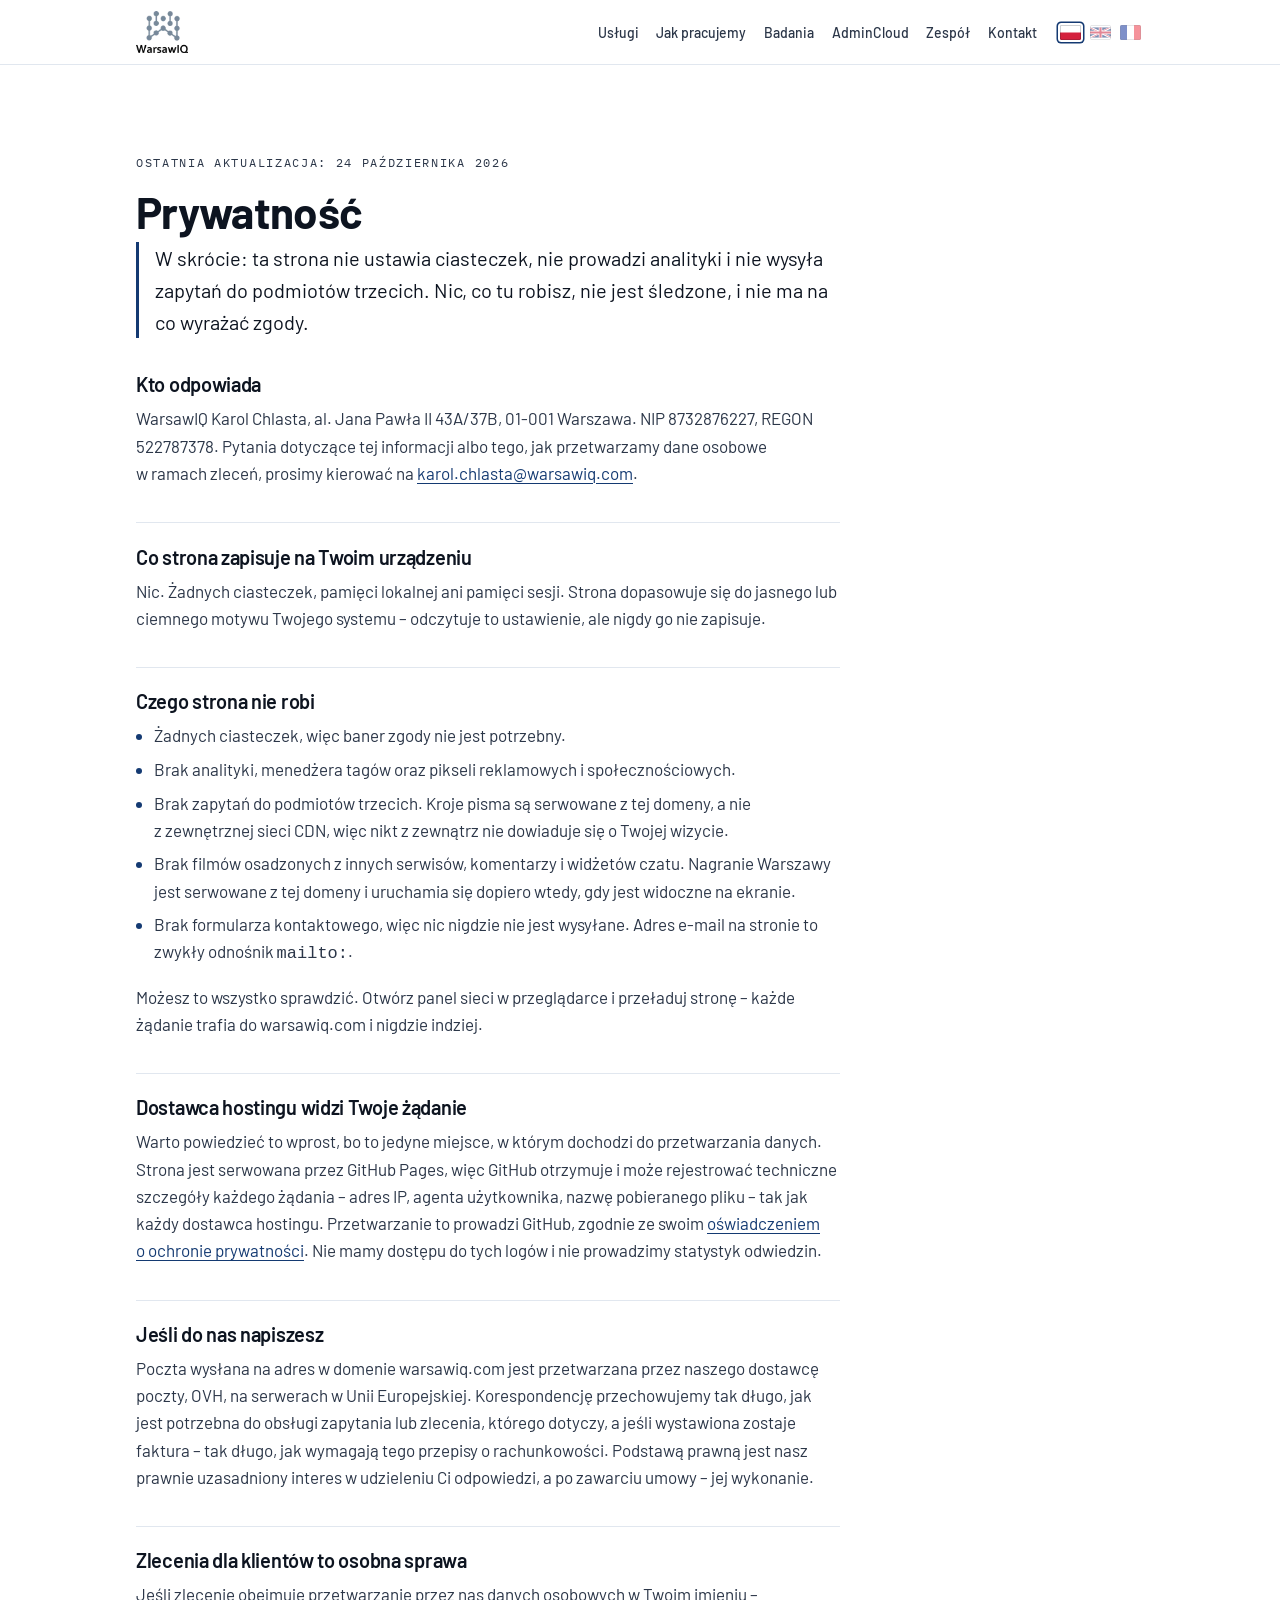
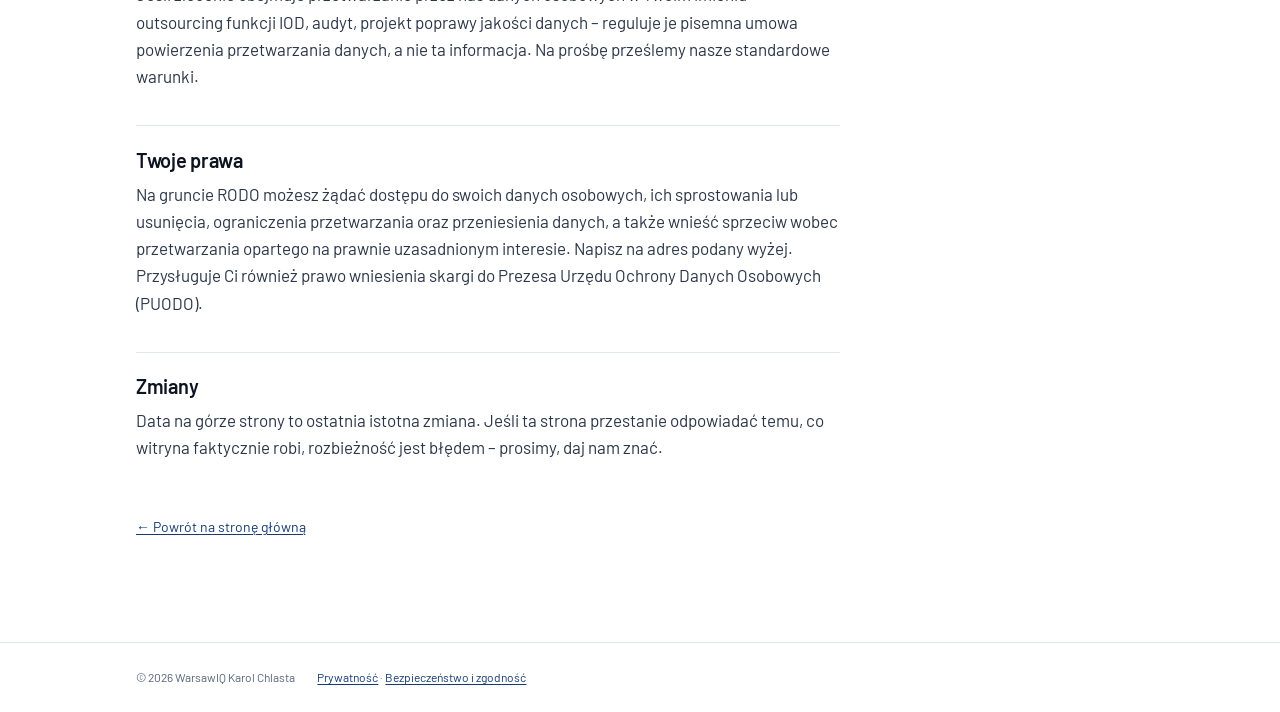
<file: pl/prywatnosc/index.html>
<!doctype html>
<html lang="pl">
<head>
<meta charset="utf-8">
<meta name="viewport" content="width=device-width, initial-scale=1">
<title>Prywatność | WarsawIQ</title>
<meta name="description" content="Ta strona nie ustawia ciasteczek, nie prowadzi analityki i nie wysyła zapytań do podmiotów trzecich. Co WarsawIQ przetwarza, a czego nie.">
<link rel="canonical" href="https://warsawiq.com/pl/prywatnosc/">
<link rel="alternate" hreflang="en" href="https://warsawiq.com/privacy/">
<link rel="alternate" hreflang="pl" href="https://warsawiq.com/pl/prywatnosc/">
<link rel="alternate" hreflang="fr" href="https://warsawiq.com/fr/confidentialite/">
<link rel="alternate" hreflang="x-default" href="https://warsawiq.com/privacy/">
<link rel="icon" href="/favicon.svg" type="image/svg+xml">
<meta name="theme-color" content="#0d1218">
<meta name="robots" content="index, follow">
<link rel="stylesheet" href="/assets/css/site.css?v=2026-09-25">
</head>
<body>
<svg width="0" height="0" style="position:absolute" aria-hidden="true" focusable="false">
  <symbol id="f-pl" viewBox="0 0 21 15">
    <rect width="21" height="15" fill="#fff"/>
    <rect y="7.5" width="21" height="7.5" fill="#d4213d"/>
  </symbol>
  <symbol id="f-fr" viewBox="0 0 21 15">
    <rect width="21" height="15" fill="#fff"/>
    <rect width="7" height="15" fill="#002395"/>
    <rect x="14" width="7" height="15" fill="#ed2939"/>
  </symbol>
  <symbol id="f-gb" viewBox="0 0 60 30">
    <clipPath id="gb-a"><path d="M0,0 v30 h60 v-30 z"/></clipPath>
    <clipPath id="gb-b"><path d="M30,15 h30 v15 z v15 h-30 z h-30 v-15 z v-15 h30 z"/></clipPath>
    <g clip-path="url(#gb-a)">
      <path d="M0,0 v30 h60 v-30 z" fill="#012169"/>
      <path d="M0,0 L60,30 M60,0 L0,30" stroke="#fff" stroke-width="6"/>
      <path d="M0,0 L60,30 M60,0 L0,30" clip-path="url(#gb-b)" stroke="#c8102e" stroke-width="4"/>
      <path d="M30,0 v30 M0,15 h60" stroke="#fff" stroke-width="10"/>
      <path d="M30,0 v30 M0,15 h60" stroke="#c8102e" stroke-width="6"/>
    </g>
  </symbol>
</svg>

<a class="skip" href="#main">Przejdź do treści</a>

<nav class="nav" aria-label="Menu główne">
  <div class="wrap">
    <a class="brand" href="/pl/" aria-label="WarsawIQ – strona główna">
      <img class="logo-light" src="/assets/img/logo-nav.webp" alt="WarsawIQ" width="160" height="127">
      <img class="logo-dark" src="/assets/img/logo-nav-dark.webp" alt="" width="160" height="127" aria-hidden="true">
    </a>
    <ul>
      <li><a href="/pl/#services">Usługi</a></li>
      <li><a href="/pl/#how">Jak pracujemy</a></li>
      <li><a href="/pl/#research">Badania</a></li>
      <li><a href="/pl/admincloud/">AdminCloud</a></li>
      <li><a href="/pl/#team">Zespół</a></li>
      <li><a href="/pl/#contact">Kontakt</a></li>
    </ul>
    <div class="lang">
      <a href="/pl/prywatnosc/" hreflang="pl" lang="pl" title="Polski" aria-current="true"><svg class="flag" width="21" height="15"><use href="#f-pl"/></svg><span class="sr">Polski</span></a>
      <a href="/privacy/" hreflang="en" lang="en" title="English"><svg class="flag" width="21" height="15"><use href="#f-gb"/></svg><span class="sr">English</span></a>
      <a href="/fr/confidentialite/" hreflang="fr" lang="fr" title="Français"><svg class="flag" width="21" height="15"><use href="#f-fr"/></svg><span class="sr">Français</span></a>
    </div>
  </div>
</nav>

<main id="main" class="wrap section">
  <div class="prose">
    <p class="eyebrow">Ostatnia aktualizacja: 24 października 2026</p>
    <h1>Prywatność</h1>

    <p class="lead">W&nbsp;skrócie: ta strona nie ustawia ciasteczek, nie prowadzi analityki i&nbsp;nie
      wysyła zapytań do podmiotów trzecich. Nic, co tu robisz, nie jest śledzone, i&nbsp;nie ma na co
      wyrażać zgody.</p>

    <h2>Kto odpowiada</h2>
    <p>WarsawIQ Karol Chlasta, al. Jana Pawła II 43A/37B, 01-001 Warszawa.
      NIP 8732876227, REGON 522787378. Pytania dotyczące tej informacji albo tego, jak
      przetwarzamy dane osobowe w&nbsp;ramach zleceń, prosimy kierować na
      <a href="mailto:karol.chlasta@warsawiq.com">karol.chlasta@warsawiq.com</a>.</p>

    <h2>Co strona zapisuje na Twoim urządzeniu</h2>
    <p>Nic. Żadnych ciasteczek, pamięci lokalnej ani pamięci sesji. Strona dopasowuje się do
      jasnego lub ciemnego motywu Twojego systemu – odczytuje to ustawienie, ale nigdy go nie
      zapisuje.</p>

    <h2>Czego strona nie robi</h2>
    <ul>
      <li>Żadnych ciasteczek, więc baner zgody nie jest potrzebny.</li>
      <li>Brak analityki, menedżera tagów oraz pikseli reklamowych i&nbsp;społecznościowych.</li>
      <li>Brak zapytań do podmiotów trzecich. Kroje pisma są serwowane z&nbsp;tej domeny, a&nbsp;nie
        z&nbsp;zewnętrznej sieci CDN, więc nikt z&nbsp;zewnątrz nie dowiaduje się o&nbsp;Twojej wizycie.</li>
      <li>Brak filmów osadzonych z&nbsp;innych serwisów, komentarzy i&nbsp;widżetów czatu. Nagranie
        Warszawy jest serwowane z&nbsp;tej domeny i&nbsp;uruchamia się dopiero wtedy, gdy jest widoczne na
        ekranie.</li>
      <li>Brak formularza kontaktowego, więc nic nigdzie nie jest wysyłane. Adres e-mail na
        stronie to zwykły odnośnik <code>mailto:</code>.</li>
    </ul>
    <p>Możesz to wszystko sprawdzić. Otwórz panel sieci w&nbsp;przeglądarce i&nbsp;przeładuj stronę –
      każde żądanie trafia do warsawiq.com i&nbsp;nigdzie indziej.</p>

    <h2>Dostawca hostingu widzi Twoje żądanie</h2>
    <p>Warto powiedzieć to wprost, bo to jedyne miejsce, w&nbsp;którym dochodzi do przetwarzania
      danych. Strona jest serwowana przez GitHub Pages, więc GitHub otrzymuje i&nbsp;może rejestrować
      techniczne szczegóły każdego żądania – adres IP, agenta użytkownika, nazwę pobieranego
      pliku – tak jak każdy dostawca hostingu. Przetwarzanie to prowadzi GitHub, zgodnie ze swoim
      <a href="https://docs.github.com/en/site-policy/privacy-policies/github-general-privacy-statement">oświadczeniem
      o&nbsp;ochronie prywatności</a>. Nie mamy dostępu do tych logów i&nbsp;nie prowadzimy statystyk
      odwiedzin.</p>

    <h2>Jeśli do nas napiszesz</h2>
    <p>Poczta wysłana na adres w&nbsp;domenie warsawiq.com jest przetwarzana przez naszego dostawcę
      poczty, OVH, na serwerach w&nbsp;Unii Europejskiej. Korespondencję przechowujemy tak długo, jak
      jest potrzebna do obsługi zapytania lub zlecenia, którego dotyczy, a&nbsp;jeśli wystawiona zostaje
      faktura – tak długo, jak wymagają tego przepisy o&nbsp;rachunkowości. Podstawą prawną jest nasz
      prawnie uzasadniony interes w&nbsp;udzieleniu Ci odpowiedzi, a&nbsp;po zawarciu umowy – jej
      wykonanie.</p>

    <h2>Zlecenia dla klientów to osobna sprawa</h2>
    <p>Jeśli zlecenie obejmuje przetwarzanie przez nas danych osobowych w&nbsp;Twoim imieniu –
      outsourcing funkcji IOD, audyt, projekt poprawy jakości danych – reguluje je pisemna umowa
      powierzenia przetwarzania danych, a&nbsp;nie ta informacja. Na prośbę prześlemy nasze standardowe
      warunki.</p>

    <h2>Twoje prawa</h2>
    <p>Na gruncie RODO możesz żądać dostępu do swoich danych osobowych, ich sprostowania lub
      usunięcia, ograniczenia przetwarzania oraz przeniesienia danych, a&nbsp;także wnieść sprzeciw
      wobec przetwarzania opartego na prawnie uzasadnionym interesie. Napisz na adres podany
      wyżej. Przysługuje Ci również prawo wniesienia skargi do Prezesa Urzędu Ochrony Danych
      Osobowych (PUODO).</p>

    <h2>Zmiany</h2>
    <p>Data na górze strony to ostatnia istotna zmiana. Jeśli ta strona przestanie odpowiadać
      temu, co witryna faktycznie robi, rozbieżność jest błędem – prosimy, daj nam znać.</p>

    <p><a class="back" href="/pl/">← Powrót na stronę główną</a></p>
  </div>
</main>

<footer class="site">
  <div class="wrap">
    <span>© 2026 WarsawIQ Karol Chlasta</span>
    <span><a href="/pl/prywatnosc/">Prywatność</a> · <a href="/pl/bezpieczenstwo/">Bezpieczeństwo i&nbsp;zgodność</a></span>
  </div>
</footer>
</body>
</html>
</file>
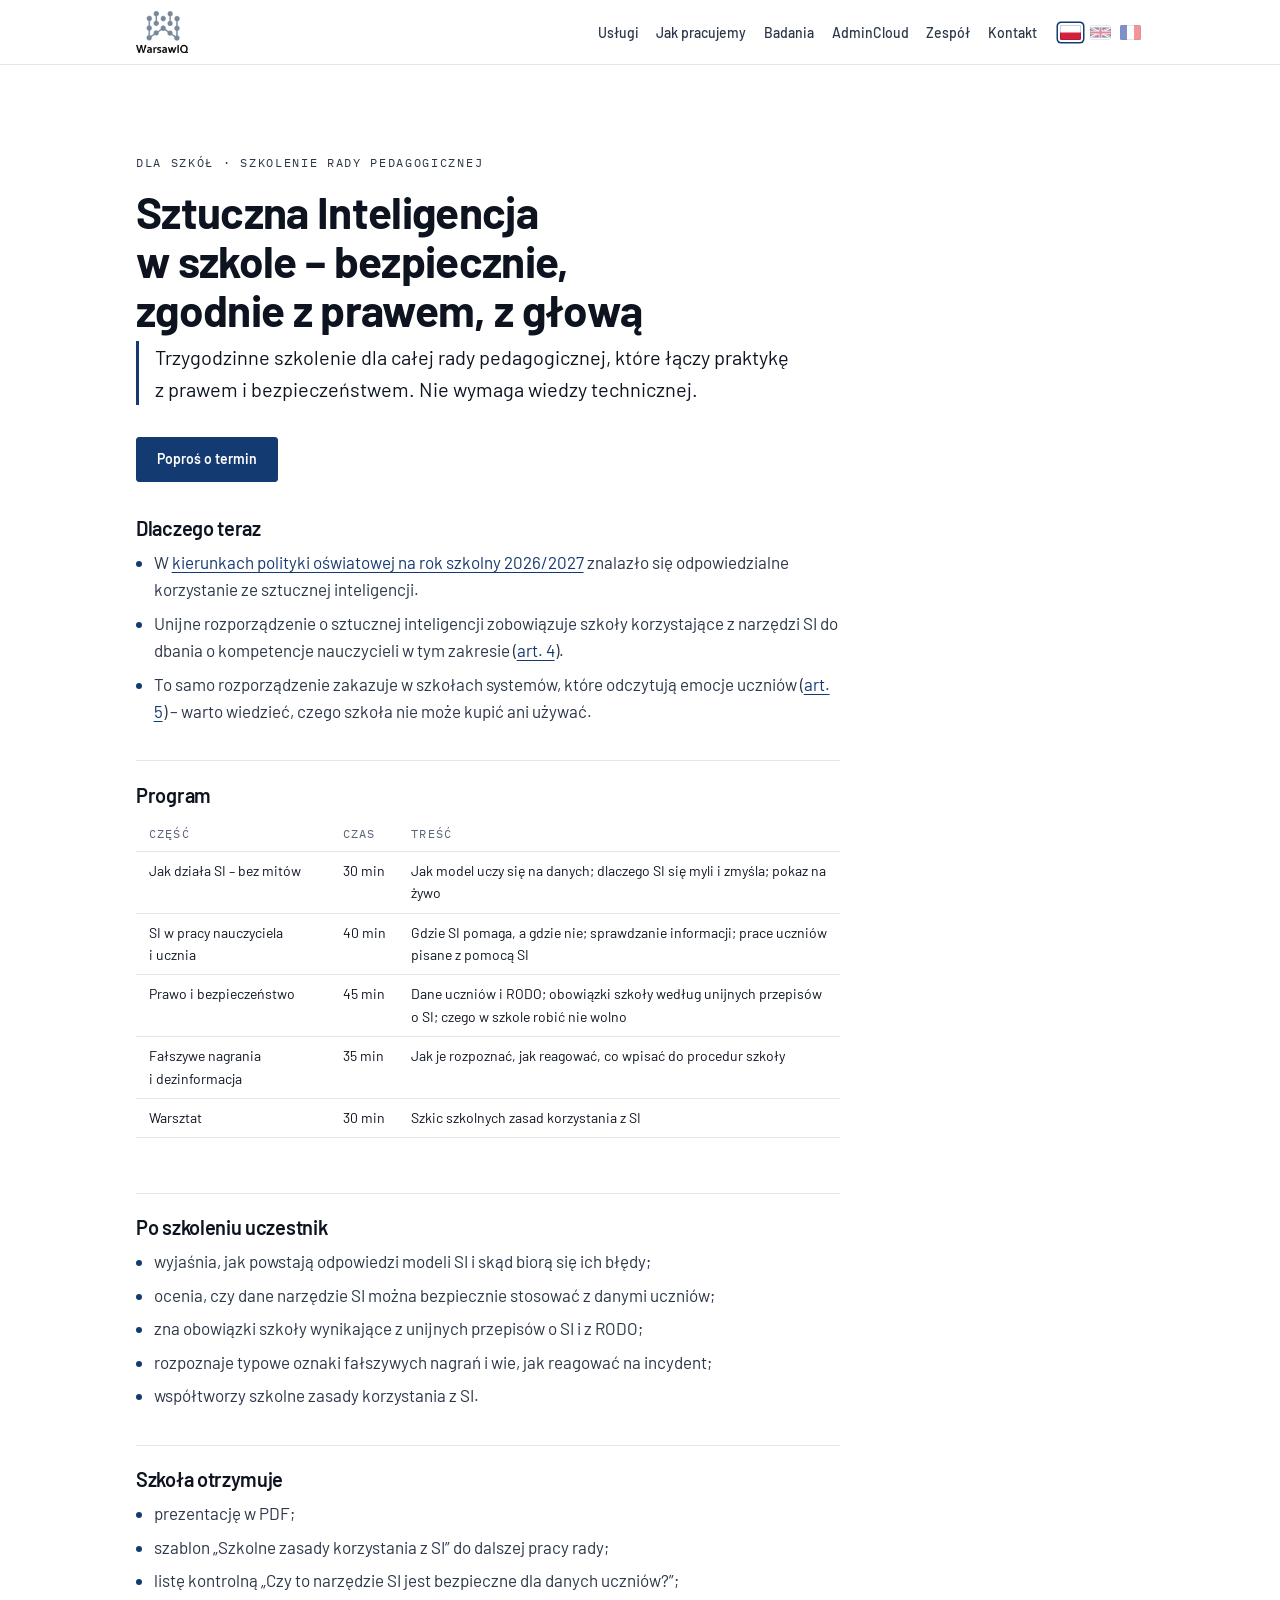
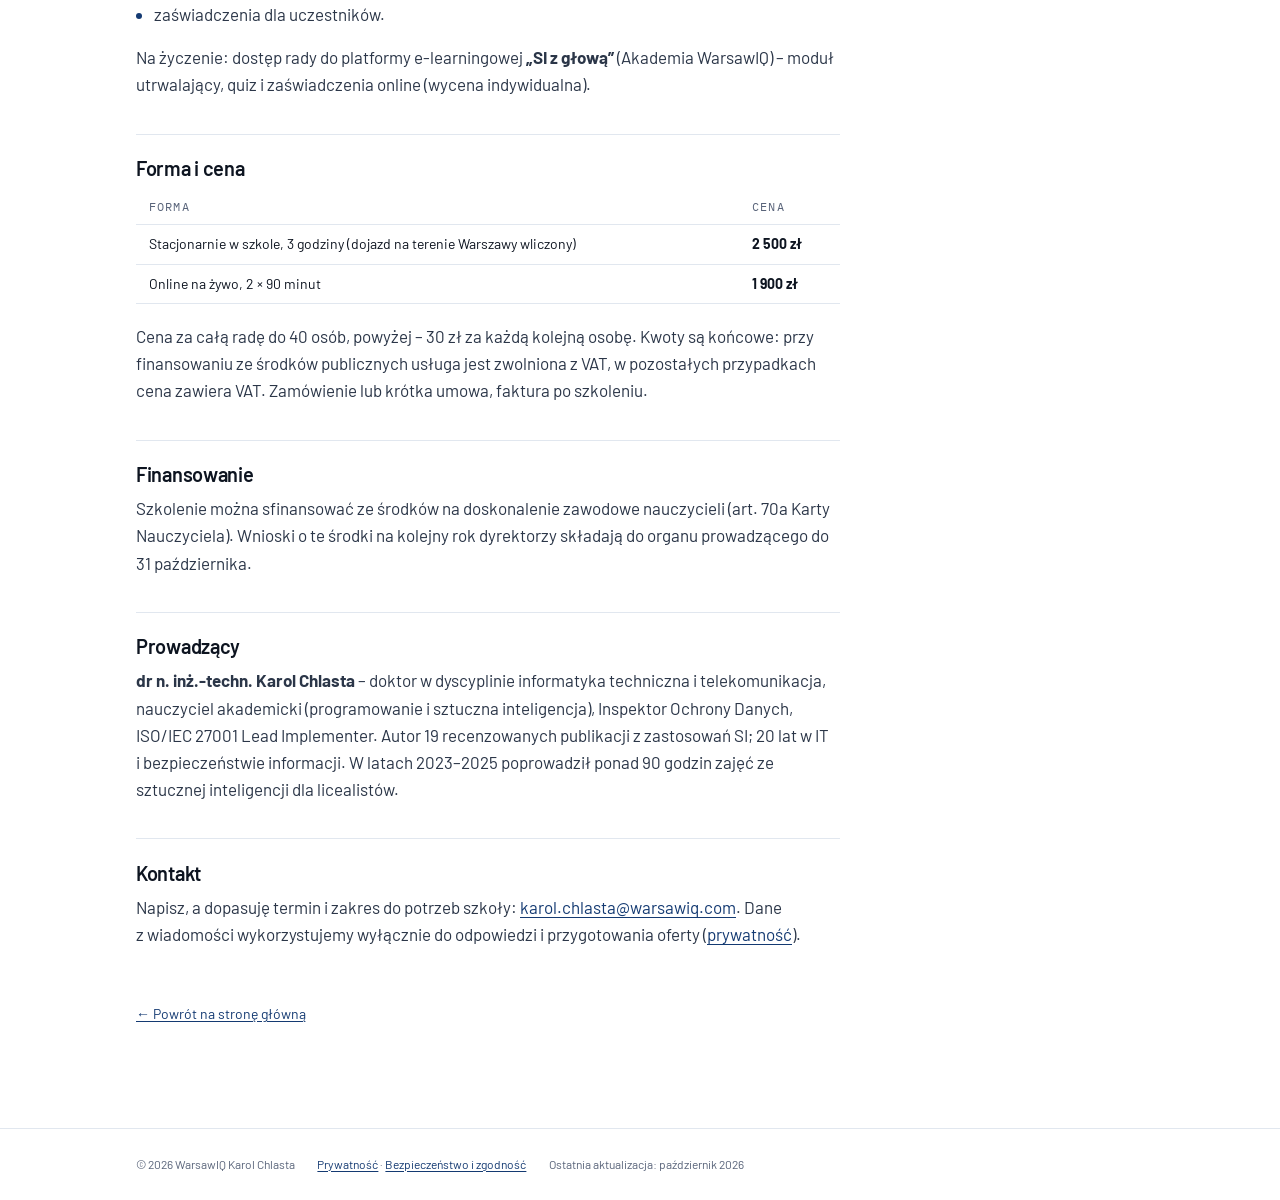
<file: pl/si-w-szkole/index.html>
<!doctype html>
<html lang="pl">
<head>
<meta charset="utf-8">
<meta name="viewport" content="width=device-width, initial-scale=1">
<title>Sztuczna Inteligencja w szkole – szkolenie rady pedagogicznej | WarsawIQ</title>
<meta name="description" content="Trzygodzinne szkolenie rady pedagogicznej: jak działa SI, jak rozsądnie korzystać z niej w pracy nauczyciela, ochrona danych uczniów, unijne przepisy o SI i fałszywe nagrania. Finansowanie ze środków na doskonalenie nauczycieli.">
<link rel="canonical" href="https://warsawiq.com/pl/si-w-szkole/">
<link rel="alternate" hreflang="pl" href="https://warsawiq.com/pl/si-w-szkole/">
<link rel="icon" href="/favicon.svg" type="image/svg+xml">
<meta name="theme-color" content="#0d1218">
<link rel="stylesheet" href="/assets/css/site.css?v=2026-09-25">
</head>
<body>
<svg width="0" height="0" style="position:absolute" aria-hidden="true" focusable="false">
  <symbol id="f-pl" viewBox="0 0 21 15">
    <rect width="21" height="15" fill="#fff"/>
    <rect y="7.5" width="21" height="7.5" fill="#d4213d"/>
  </symbol>
  <symbol id="f-fr" viewBox="0 0 21 15">
    <rect width="21" height="15" fill="#fff"/>
    <rect width="7" height="15" fill="#002395"/>
    <rect x="14" width="7" height="15" fill="#ed2939"/>
  </symbol>
  <symbol id="f-gb" viewBox="0 0 60 30">
    <clipPath id="gb-a"><path d="M0,0 v30 h60 v-30 z"/></clipPath>
    <clipPath id="gb-b"><path d="M30,15 h30 v15 z v15 h-30 z h-30 v-15 z v-15 h30 z"/></clipPath>
    <g clip-path="url(#gb-a)">
      <path d="M0,0 v30 h60 v-30 z" fill="#012169"/>
      <path d="M0,0 L60,30 M60,0 L0,30" stroke="#fff" stroke-width="6"/>
      <path d="M0,0 L60,30 M60,0 L0,30" clip-path="url(#gb-b)" stroke="#c8102e" stroke-width="4"/>
      <path d="M30,0 v30 M0,15 h60" stroke="#fff" stroke-width="10"/>
      <path d="M30,0 v30 M0,15 h60" stroke="#c8102e" stroke-width="6"/>
    </g>
  </symbol>
</svg>

<a class="skip" href="#main">Przejdź do treści</a>

<nav class="nav" aria-label="Menu główne">
  <div class="wrap">
    <a class="brand" href="/pl/" aria-label="WarsawIQ – strona główna">
      <img class="logo-light" src="/assets/img/logo-nav.webp" alt="WarsawIQ" width="160" height="127">
      <img class="logo-dark" src="/assets/img/logo-nav-dark.webp" alt="" width="160" height="127" aria-hidden="true">
    </a>
    <ul>
      <li><a href="/pl/#services">Usługi</a></li>
      <li><a href="/pl/#how">Jak pracujemy</a></li>
      <li><a href="/pl/#research">Badania</a></li>
      <li><a href="/pl/admincloud/">AdminCloud</a></li>
      <li><a href="/pl/#team">Zespół</a></li>
      <li><a href="/pl/#contact">Kontakt</a></li>
    </ul>
    <div class="lang">
      <a href="/pl/si-w-szkole/" hreflang="pl" lang="pl" title="Polski" aria-current="true"><svg class="flag" width="21" height="15"><use href="#f-pl"/></svg><span class="sr">Polski</span></a>
      <a href="/" hreflang="en" lang="en" title="English (home page)"><svg class="flag" width="21" height="15"><use href="#f-gb"/></svg><span class="sr">English</span></a>
      <a href="/fr/" hreflang="fr" lang="fr" title="Français (page d’accueil)"><svg class="flag" width="21" height="15"><use href="#f-fr"/></svg><span class="sr">Français</span></a>
    </div>
  </div>
</nav>

<main id="main" class="wrap section">
  <div class="prose">
    <p class="eyebrow">Dla szkół · szkolenie rady pedagogicznej</p>
    <h1>Sztuczna Inteligencja w&nbsp;szkole – bezpiecznie, zgodnie z&nbsp;prawem, z&nbsp;głową</h1>

    <p class="lead">Trzygodzinne szkolenie dla całej rady pedagogicznej, które łączy praktykę z&nbsp;prawem
      i&nbsp;bezpieczeństwem. Nie wymaga wiedzy technicznej.</p>

    <p class="cta"><a class="btn" href="mailto:karol.chlasta@warsawiq.com?subject=Szkolenie%20rady%20pedagogicznej%20%E2%80%93%20pro%C5%9Bba%20o%20termin">Poproś o&nbsp;termin</a></p>

    <h2>Dlaczego teraz</h2>
    <ul>
      <li>W&nbsp;<a href="https://www.gov.pl/web/edukacja/podstawowe-kierunki-realizacji-polityki-oswiatowej-panstwa-w-roku-szkolnym-20262027">kierunkach
        polityki oświatowej na rok szkolny 2026/2027</a> znalazło się odpowiedzialne korzystanie ze
        sztucznej inteligencji.</li>
      <li>Unijne rozporządzenie o&nbsp;sztucznej inteligencji zobowiązuje szkoły korzystające z&nbsp;narzędzi SI
        do dbania o&nbsp;kompetencje nauczycieli w&nbsp;tym zakresie
        (<a href="https://ai-act-service-desk.ec.europa.eu/pl/ai-act/article-4">art. 4</a>).</li>
      <li>To samo rozporządzenie zakazuje w&nbsp;szkołach systemów, które odczytują emocje uczniów
        (<a href="https://ai-act-service-desk.ec.europa.eu/pl/ai-act/article-5">art. 5</a>) – warto
        wiedzieć, czego szkoła nie może kupić ani używać.</li>
    </ul>

    <h2>Program</h2>
    <div class="tablewrap">
      <table>
        <thead>
          <tr><th>Część</th><th>Czas</th><th>Treść</th></tr>
        </thead>
        <tbody>
          <tr><td>Jak działa SI – bez mitów</td><td>30&nbsp;min</td><td>Jak model uczy się na danych; dlaczego SI się myli i&nbsp;zmyśla; pokaz na żywo</td></tr>
          <tr><td>SI w&nbsp;pracy nauczyciela i&nbsp;ucznia</td><td>40&nbsp;min</td><td>Gdzie SI pomaga, a&nbsp;gdzie nie; sprawdzanie informacji; prace uczniów pisane z&nbsp;pomocą SI</td></tr>
          <tr><td>Prawo i&nbsp;bezpieczeństwo</td><td>45&nbsp;min</td><td>Dane uczniów i&nbsp;RODO; obowiązki szkoły według unijnych przepisów o&nbsp;SI; czego w&nbsp;szkole robić nie wolno</td></tr>
          <tr><td>Fałszywe nagrania i&nbsp;dezinformacja</td><td>35&nbsp;min</td><td>Jak je rozpoznać, jak reagować, co wpisać do procedur szkoły</td></tr>
          <tr><td>Warsztat</td><td>30&nbsp;min</td><td>Szkic szkolnych zasad korzystania z&nbsp;SI</td></tr>
        </tbody>
      </table>
    </div>

    <h2>Po szkoleniu uczestnik</h2>
    <ul>
      <li>wyjaśnia, jak powstają odpowiedzi modeli SI i&nbsp;skąd biorą się ich błędy;</li>
      <li>ocenia, czy dane narzędzie SI można bezpiecznie stosować z&nbsp;danymi uczniów;</li>
      <li>zna obowiązki szkoły wynikające z&nbsp;unijnych przepisów o&nbsp;SI i&nbsp;z&nbsp;RODO;</li>
      <li>rozpoznaje typowe oznaki fałszywych nagrań i&nbsp;wie, jak reagować na incydent;</li>
      <li>współtworzy szkolne zasady korzystania z&nbsp;SI.</li>
    </ul>

    <h2>Szkoła otrzymuje</h2>
    <ul>
      <li>prezentację w&nbsp;PDF;</li>
      <li>szablon „Szkolne zasady korzystania z&nbsp;SI” do dalszej pracy rady;</li>
      <li>listę kontrolną „Czy to narzędzie SI jest bezpieczne dla danych uczniów?”;</li>
      <li>zaświadczenia dla uczestników.</li>
    </ul>
    <p>Na życzenie: dostęp rady do platformy e-learningowej <strong>„SI z&nbsp;głową”</strong> (Akademia
      WarsawIQ) – moduł utrwalający, quiz i&nbsp;zaświadczenia online (wycena indywidualna).</p>

    <h2>Forma i&nbsp;cena</h2>
    <div class="tablewrap">
      <table>
        <thead>
          <tr><th>Forma</th><th>Cena</th></tr>
        </thead>
        <tbody>
          <tr><td>Stacjonarnie w&nbsp;szkole, 3&nbsp;godziny (dojazd na terenie Warszawy wliczony)</td><td><strong>2&nbsp;500&nbsp;zł</strong></td></tr>
          <tr><td>Online na żywo, 2 × 90&nbsp;minut</td><td><strong>1&nbsp;900&nbsp;zł</strong></td></tr>
        </tbody>
      </table>
    </div>
    <p>Cena za całą radę do 40 osób, powyżej – 30&nbsp;zł za każdą kolejną osobę. Kwoty są końcowe:
      przy finansowaniu ze środków publicznych usługa jest zwolniona z&nbsp;VAT, w&nbsp;pozostałych
      przypadkach cena zawiera VAT. Zamówienie lub krótka umowa, faktura po szkoleniu.</p>

    <h2>Finansowanie</h2>
    <p>Szkolenie można sfinansować ze środków na doskonalenie zawodowe nauczycieli
      (art.&nbsp;70a Karty Nauczyciela). Wnioski o&nbsp;te środki na kolejny rok dyrektorzy składają do
      organu prowadzącego do 31 października.</p>

    <h2>Prowadzący</h2>
    <p><strong>dr n. inż.-techn. Karol Chlasta</strong> – doktor w&nbsp;dyscyplinie informatyka techniczna i&nbsp;telekomunikacja,
      nauczyciel akademicki (programowanie i&nbsp;sztuczna inteligencja), Inspektor Ochrony Danych,
      ISO/IEC 27001 Lead Implementer. Autor 19 recenzowanych publikacji z&nbsp;zastosowań SI; 20 lat
      w&nbsp;IT i&nbsp;bezpieczeństwie informacji. W&nbsp;latach 2023–2025 poprowadził ponad 90 godzin zajęć ze
      sztucznej inteligencji dla licealistów.</p>

    <h2>Kontakt</h2>
    <p>Napisz, a&nbsp;dopasuję termin i&nbsp;zakres do potrzeb szkoły:
      <a href="mailto:karol.chlasta@warsawiq.com?subject=Szkolenie%20rady%20pedagogicznej%20%E2%80%93%20pro%C5%9Bba%20o%20termin">karol.chlasta@warsawiq.com</a>.
      Dane z&nbsp;wiadomości wykorzystujemy wyłącznie do odpowiedzi i&nbsp;przygotowania oferty
      (<a href="/pl/prywatnosc/">prywatność</a>).</p>

    <p><a class="back" href="/pl/">← Powrót na stronę główną</a></p>
  </div>
</main>

<footer class="site">
  <div class="wrap">
    <span>© 2026 WarsawIQ Karol Chlasta</span>
    <span><a href="/pl/prywatnosc/">Prywatność</a> · <a href="/pl/bezpieczenstwo/">Bezpieczeństwo i&nbsp;zgodność</a></span>
    <span>Ostatnia aktualizacja: październik 2026</span>
  </div>
</footer>
</body>
</html>
</file>
<file: assets/css/site.css>
/* WarsawIQ – warsawiq.com
   Palette shared with karol.chlasta.pl: navy #143a72 on white, lightened to
   #86abe9 on dark. The two sites are deliberately one visual family.
   Type: Barlow, a DIN-lineage grotesque matching the Bahnschrift wordmark in
   the logo. Self-hosted fonts, no third-party requests. */

/* ---------- fonts ---------- */

@font-face { font-family: "Barlow"; font-style: normal; font-weight: 400; font-display: swap;
  src: url("/assets/fonts/barlow-400-latin-ext.woff2") format("woff2");
  unicode-range: U+0100-02BA, U+02BD-02C5, U+02C7-02CC, U+02CE-02D7, U+02DD-02FF, U+0304, U+0308, U+0329, U+1D00-1DBF, U+1E00-1E9F, U+1EF2-1EFF, U+2020, U+20A0-20AB, U+20AD-20C0, U+2113, U+2C60-2C7F, U+A720-A7FF; }
@font-face { font-family: "Barlow"; font-style: normal; font-weight: 400; font-display: swap;
  src: url("/assets/fonts/barlow-400-latin.woff2") format("woff2");
  unicode-range: U+0000-00FF, U+0131, U+0152-0153, U+02BB-02BC, U+02C6, U+02DA, U+02DC, U+0304, U+0308, U+0329, U+2000-206F, U+20AC, U+2122, U+2191, U+2193, U+2212, U+2215, U+FEFF, U+FFFD; }
@font-face { font-family: "Barlow"; font-style: normal; font-weight: 500; font-display: swap;
  src: url("/assets/fonts/barlow-500-latin-ext.woff2") format("woff2");
  unicode-range: U+0100-02BA, U+02BD-02C5, U+02C7-02CC, U+02CE-02D7, U+02DD-02FF, U+0304, U+0308, U+0329, U+1D00-1DBF, U+1E00-1E9F, U+1EF2-1EFF, U+2020, U+20A0-20AB, U+20AD-20C0, U+2113, U+2C60-2C7F, U+A720-A7FF; }
@font-face { font-family: "Barlow"; font-style: normal; font-weight: 500; font-display: swap;
  src: url("/assets/fonts/barlow-500-latin.woff2") format("woff2");
  unicode-range: U+0000-00FF, U+0131, U+0152-0153, U+02BB-02BC, U+02C6, U+02DA, U+02DC, U+0304, U+0308, U+0329, U+2000-206F, U+20AC, U+2122, U+2191, U+2193, U+2212, U+2215, U+FEFF, U+FFFD; }
@font-face { font-family: "Barlow"; font-style: normal; font-weight: 600; font-display: swap;
  src: url("/assets/fonts/barlow-600-latin-ext.woff2") format("woff2");
  unicode-range: U+0100-02BA, U+02BD-02C5, U+02C7-02CC, U+02CE-02D7, U+02DD-02FF, U+0304, U+0308, U+0329, U+1D00-1DBF, U+1E00-1E9F, U+1EF2-1EFF, U+2020, U+20A0-20AB, U+20AD-20C0, U+2113, U+2C60-2C7F, U+A720-A7FF; }
@font-face { font-family: "Barlow"; font-style: normal; font-weight: 600; font-display: swap;
  src: url("/assets/fonts/barlow-600-latin.woff2") format("woff2");
  unicode-range: U+0000-00FF, U+0131, U+0152-0153, U+02BB-02BC, U+02C6, U+02DA, U+02DC, U+0304, U+0308, U+0329, U+2000-206F, U+20AC, U+2122, U+2191, U+2193, U+2212, U+2215, U+FEFF, U+FFFD; }
@font-face { font-family: "Barlow"; font-style: normal; font-weight: 700; font-display: swap;
  src: url("/assets/fonts/barlow-700-latin-ext.woff2") format("woff2");
  unicode-range: U+0100-02BA, U+02BD-02C5, U+02C7-02CC, U+02CE-02D7, U+02DD-02FF, U+0304, U+0308, U+0329, U+1D00-1DBF, U+1E00-1E9F, U+1EF2-1EFF, U+2020, U+20A0-20AB, U+20AD-20C0, U+2113, U+2C60-2C7F, U+A720-A7FF; }
@font-face { font-family: "Barlow"; font-style: normal; font-weight: 700; font-display: swap;
  src: url("/assets/fonts/barlow-700-latin.woff2") format("woff2");
  unicode-range: U+0000-00FF, U+0131, U+0152-0153, U+02BB-02BC, U+02C6, U+02DA, U+02DC, U+0304, U+0308, U+0329, U+2000-206F, U+20AC, U+2122, U+2191, U+2193, U+2212, U+2215, U+FEFF, U+FFFD; }
@font-face { font-family: "IBM Plex Mono"; font-style: normal; font-weight: 400; font-display: swap;
  src: url("/assets/fonts/ibm-plex-mono-latin-ext-400-normal.woff2") format("woff2");
  unicode-range: U+0100-02BA, U+02BD-02C5, U+02C7-02CC, U+02CE-02D7, U+02DD-02FF, U+1E00-1E9F, U+1EF2-1EFF, U+2020, U+20A0-20AB, U+20AD-20C0, U+2113, U+2C60-2C7F, U+A720-A7FF; }
@font-face { font-family: "IBM Plex Mono"; font-style: normal; font-weight: 400; font-display: swap;
  src: url("/assets/fonts/ibm-plex-mono-latin-400-normal.woff2") format("woff2");
  unicode-range: U+0000-00FF, U+0131, U+0152-0153, U+02BB-02BC, U+02C6, U+02DA, U+02DC, U+2000-206F, U+2074, U+20AC, U+2122, U+2191, U+2193, U+2212, U+2215, U+FEFF, U+FFFD; }

/* ---------- tokens ---------- */

:root {
  --paper:   #ffffff;
  --surface: #ffffff;
  --panel:   #f3f6fa;
  --ink:     #0d1420;
  --ink-soft:#2b3648;
  --muted:   #59647a;
  --hair:    #e1e7ef;

  --navy:    #143a72;
  --gold:    #9c7222;
  --accent:  #143a72;
  --accent-weak: #e8eef8;
  --flagline: rgba(13, 20, 32, 0.2);

  --sans: "Barlow", -apple-system, BlinkMacSystemFont, "Segoe UI", Roboto, sans-serif;
  --mono: "IBM Plex Mono", ui-monospace, Menlo, Consolas, monospace;

  --s--2: 0.75rem;  --s--1: 0.875rem; --s-0: 1.0625rem; --s-1: 1.25rem;
  --s-2:  1.5rem;   --s-3:  2rem;     --s-4: 2.75rem;   --s-5: clamp(2.5rem, 6vw, 4rem);

  --measure: 62ch;
  --gutter: clamp(1.1rem, 4vw, 2.5rem);
  --page: 68rem;

  color-scheme: light;
}

@media (prefers-color-scheme: dark) {
  :root:not([data-theme="light"]) {
    --paper:   #0d1218;
    --surface: #151d28;
    --panel:   #151d28;
    --ink:     #e6eaf1;
    --ink-soft:#c2cbdb;
    --muted:   #8593a8;
    --hair:    #222c39;
    --navy:    #86abe9;
    --gold:    #d3a24a;
    --accent:  #86abe9;
    --accent-weak: #16233a;
    --flagline: rgba(230, 234, 241, 0.3);
    color-scheme: dark;
  }
  :root:not([data-theme="light"]) .brand .logo-light { display: none; }
  :root:not([data-theme="light"]) .brand .logo-dark  { display: block; }
}
:root[data-theme="dark"] {
  --paper:   #0d1218;
  --surface: #151d28;
  --panel:   #151d28;
  --ink:   #e6eaf1;
  --ink-soft:#c2cbdb;
  --muted:   #8593a8;
  --hair:  #222c39;
  --navy:  #86abe9;
  --gold:  #d3a24a;
  --accent:  #86abe9;
  --accent-weak: #16233a;
  --flagline: rgba(230, 234, 241, 0.3);
  color-scheme: dark;
}
:root[data-theme="dark"] .brand .logo-light { display: none; }
:root[data-theme="dark"] .brand .logo-dark  { display: block; }
:root[data-theme="light"] {
  --paper:   #ffffff;
  --surface: #ffffff;
  --panel:   #f3f6fa;
  --ink:     #0d1420;
  --ink-soft:#2b3648;
  --muted:   #59647a;
  --hair:    #e1e7ef;
  --navy:    #143a72;
  --gold:    #9c7222;
  --accent:  #143a72;
  --accent-weak: #e8eef8;
  --flagline: rgba(13, 20, 32, 0.2);
  color-scheme: light;
}
:root[data-theme="light"] .brand .logo-light { display: block; }
:root[data-theme="light"] .brand .logo-dark  { display: none; }

/* ---------- base ---------- */

*, *::before, *::after { box-sizing: border-box; }

body {
  margin: 0;
  background: var(--paper);
  color: var(--ink);
  font-family: var(--sans);
  font-size: var(--s-0);
  line-height: 1.6;
  -webkit-font-smoothing: antialiased;
}

h1, h2, h3 { line-height: 1.12; letter-spacing: -0.015em; text-wrap: balance; margin: 0; }
p { margin: 0; }
img, svg, video { max-width: 100%; height: auto; display: block; }

a { color: var(--accent); text-decoration-thickness: 1px; text-underline-offset: 0.16em; }
a:hover { text-decoration-thickness: 2px; }
:focus-visible { outline: 2px solid var(--accent); outline-offset: 3px; border-radius: 2px; }

.wrap { max-width: var(--page); margin: 0 auto; padding-inline: var(--gutter); }
.section { padding-block: clamp(3rem, 8vw, 5.5rem); }
.section + .section { border-top: 1px solid var(--hair); }

.skip {
  position: absolute; left: -9999px;
  background: var(--surface); color: var(--ink); padding: 0.6rem 1rem; z-index: 50;
}
.skip:focus { left: var(--gutter); top: 0.6rem; }

.eyebrow {
  font-family: var(--mono); font-size: var(--s--2);
  letter-spacing: 0.14em; text-transform: uppercase; color: var(--muted);
  margin: 0 0 0.75rem;
}

/* ---------- nav ---------- */

.nav { border-bottom: 1px solid var(--hair); background: var(--surface); }
.nav .wrap { display: flex; align-items: center; gap: 1.25rem; min-height: 4rem; flex-wrap: wrap; }
.brand { display: flex; align-items: center; gap: 0.6rem; text-decoration: none; color: inherit; margin-right: auto; }
.brand img { height: 2.6rem; width: auto; object-fit: contain; }
/* The wordmark inside the logo is black, so it needs a light-on-dark twin.
   Switched the same three ways as the colour tokens, so the manual toggle
   works as well as the OS preference. */
.brand .logo-dark { display: none; }

.nav ul { display: flex; gap: 1.1rem; list-style: none; margin: 0; padding: 0; flex-wrap: wrap; }
.nav a { color: var(--ink-soft); text-decoration: none; font-size: var(--s--1); font-weight: 500; }
.nav a:hover { color: var(--accent); }

/* ---------- language switcher ---------- */

/* Three plain links. No JavaScript: the language lives in the URL, so the
   control works with scripting off and is followed by search engines. */
.lang { display: flex; align-items: center; gap: 0.1rem; }
.nav .lang a {
  display: flex; align-items: center; justify-content: center;
  /* 1.75rem = 28px. WCAG 2.2 SC 2.5.8 asks for 24px; the flag itself is
     21 x 15, which would be an unreachable target on a phone. */
  min-width: 1.75rem; min-height: 1.75rem;
  border-radius: 0.3rem; opacity: 0.5; transition: opacity 140ms ease;
}
.nav .lang a:hover, .nav .lang a:focus-visible, .nav .lang a[aria-current="true"] { opacity: 1; }
.lang .flag {
  display: block; width: 1.3125rem; height: 0.9375rem; border-radius: 0.1rem;
  /* Without this the white half of the Polish flag vanishes on the light
     nav bar, and the navy of the Union Jack vanishes on the dark one. */
  outline: 1px solid var(--flagline); outline-offset: -1px;
}
/* The inner ring is surface-coloured, so the marker reads on both themes. */
.lang a[aria-current="true"] .flag { box-shadow: 0 0 0 2px var(--surface), 0 0 0 3.5px var(--navy); }

/* Once the menu no longer fits beside the logo, give it a row of its own so
   the flags stay up beside the logo instead of trailing under the menu. */
@media (max-width: 48rem) {
  .nav ul { order: 1; flex-basis: 100%; }
}

/* Visible only to a screen reader. Unlike .skip this never returns on
   focus – the language names are permanent alternative text. */
.sr {
  position: absolute; width: 1px; height: 1px; overflow: hidden;
  clip: rect(0 0 0 0); white-space: nowrap;
}


/* ---------- hero ---------- */

.hero { position: relative; overflow: hidden; background: var(--panel); }
.hero video, .hero .poster {
  position: absolute; inset: 0; width: 100%; height: 100%;
  object-fit: cover; z-index: 0;
}
.hero::after {
  content: ""; position: absolute; inset: 0; z-index: 1;
  background: linear-gradient(105deg,
    rgb(13 20 32 / 0.94) 0%, rgb(13 20 32 / 0.86) 42%, rgb(13 20 32 / 0.55) 100%);
}
.hero .wrap { position: relative; z-index: 2; padding-block: clamp(4rem, 12vw, 7.5rem); }
.hero-inner { max-width: 40rem; }
.hero .eyebrow { color: #9dbdf0; }
.hero h1 {
  font-size: clamp(2.1rem, 6vw, 3.4rem); font-weight: 700; color: #ffffff;
  margin-bottom: 1.1rem;
}
.hero h1 em { font-style: normal; color: #9dbdf0; }
.hero p { color: #cfdde3; font-size: var(--s-1); max-width: 34rem; }

.cta { display: flex; flex-wrap: wrap; gap: 0.7rem; margin-top: 1.8rem; }
.btn {
  display: inline-block; text-decoration: none; font-weight: 600; font-size: var(--s--1);
  padding: 0.65rem 1.25rem; border-radius: 3px;
  background: var(--navy); color: #ffffff; border: 1px solid var(--navy);
}
.btn:hover { background: #1b4a8f; border-color: #1b4a8f; }
.btn--ghost { background: transparent; color: #ffffff; border-color: rgb(255 255 255 / 0.4); }
.btn--ghost:hover { background: rgb(255 255 255 / 0.1); border-color: #ffffff; }

/* ---------- proof strip ---------- */

.proof { display: grid; grid-template-columns: repeat(auto-fit, minmax(11rem, 1fr)); margin: 0; }
.proof > div { padding: 1.4rem 0; }
.proof > div + div { border-left: 1px solid var(--hair); padding-left: 1.4rem; }
.proof dt { font-size: var(--s-3); font-weight: 700; letter-spacing: -0.03em; font-variant-numeric: tabular-nums; }
.proof dd { margin: 0.15rem 0 0; font-size: var(--s--2); color: var(--muted); line-height: 1.4; }

/* ---------- clients ---------- */

.clients-head {
  font-family: var(--mono); font-size: var(--s--2); font-weight: 500;
  letter-spacing: 0.14em; text-transform: uppercase; color: var(--muted);
  margin: 0 0 1.3rem; padding-top: 1.6rem; border-top: 1px solid var(--hair);
}

.clients {
  --base: 2.3rem;
  list-style: none; margin: 0; padding: 0 0 1.7rem;
  display: flex; flex-wrap: wrap; align-items: center;
  gap: clamp(1.5rem, 5vw, 3rem);
  color: var(--muted);
}
.clients li { display: flex; align-items: center; }

/* Each logo is a mask filled with currentColor, so a single file serves both
   themes. Where masks are unsupported, the client name shows as text instead. */
.clients .clogo { display: none; }
.clients .name { font-size: var(--s--1); }

@supports (mask-image: none) or (-webkit-mask-image: none) {
  .clients .clogo {
    display: block;
    height: calc(var(--base) * var(--k, 1));
    aspect-ratio: var(--ar);
    background-color: currentColor;
    -webkit-mask: var(--m) center / contain no-repeat;
            mask: var(--m) center / contain no-repeat;
  }
  .clients .name {
    position: absolute; width: 1px; height: 1px; padding: 0; margin: -1px;
    overflow: hidden; clip-path: inset(50%); white-space: nowrap; border: 0;
  }
}

/* ---------- generic blocks ---------- */

.sechead { font-size: var(--s-4); font-weight: 700; margin-bottom: 0.5rem; }
.lede { color: var(--muted); max-width: var(--measure); margin-bottom: 2rem; }

.cards { display: grid; grid-template-columns: repeat(auto-fit, minmax(17rem, 1fr)); gap: 1rem; }
.card {
  background: var(--surface); border: 1px solid var(--hair);
  border-radius: 5px; padding: 1.5rem;
  border-top: 3px solid var(--navy);
}
.card h3 { font-size: var(--s-1); font-weight: 600; margin-bottom: 0.55rem; }
.card p { color: var(--muted); font-size: var(--s--1); }
.card ul { margin: 0.9rem 0 0; padding-left: 1.05rem; font-size: var(--s--1); color: var(--ink-soft); }
.card li { margin-bottom: 0.3rem; }
.card li::marker { color: var(--accent); }

.pubs { list-style: none; margin: 0; padding: 0; display: grid; gap: 0.9rem; }
.pubs li {
  padding-left: 1rem; border-left: 2px solid var(--hair);
  font-size: var(--s--1); color: var(--ink-soft);
}
.pubs cite { font-style: italic; color: var(--ink); }
.pubs .year { font-family: var(--mono); font-size: var(--s--2); color: var(--muted); }

.people { display: grid; grid-template-columns: repeat(auto-fit, minmax(15rem, 1fr)); gap: 1.5rem; }
.person img {
  width: 4.5rem; height: 4.5rem; border-radius: 50%; object-fit: cover;
  margin-bottom: 0.8rem; border: 2px solid var(--hair);
}
.person h3 { font-size: var(--s-0); font-weight: 600; margin-bottom: 0.1rem; }
.person .degree {
  display: block; font-family: var(--mono); font-size: var(--s--2);
  color: var(--muted);
}
.person .role { font-family: var(--mono); font-size: var(--s--2); color: var(--accent); display: block; margin-bottom: 0.15rem; }

.contact { display: grid; grid-template-columns: repeat(auto-fit, minmax(16rem, 1fr)); gap: 1.5rem; margin: 0; }
.contact dt { font-weight: 600; margin-bottom: 0.2rem; }
.contact dd { margin: 0; font-size: var(--s--1); color: var(--muted); }

footer.site {
  border-top: 1px solid var(--hair); background: var(--surface);
  font-size: var(--s--2); color: var(--muted);
}
footer.site .wrap { padding-block: 1.6rem; display: flex; flex-wrap: wrap; gap: 0.6rem 1.4rem; }

@media (max-width: 40rem) {
  .proof > div + div { border-left: 0; padding-left: 0; border-top: 1px solid var(--hair); }
  .clients { --base: 2rem; gap: 1.3rem 1.7rem; }
}
@media (prefers-reduced-motion: reduce) {
  *, *::before, *::after { animation-duration: 0.001ms !important; transition-duration: 0.001ms !important; }
}

/* ---------- prose pages (privacy, security) ---------- */

.prose { max-width: 44rem; }
.prose h1 { font-size: var(--s-4); font-weight: 700; margin-bottom: 0.4rem; }
.prose h2 {
  font-size: var(--s-1); font-weight: 600; margin: 2.2rem 0 0.6rem;
  padding-top: 1.4rem; border-top: 1px solid var(--hair);
}
.prose h2:first-of-type { border-top: 0; padding-top: 0; }
.prose p { margin-bottom: 0.9rem; color: var(--ink-soft); }
.prose ul { margin: 0 0 1rem; padding-left: 1.1rem; color: var(--ink-soft); }
.prose li { margin-bottom: 0.4rem; }
.prose li::marker { color: var(--accent); }
.prose .lead {
  font-size: var(--s-1); color: var(--ink); border-left: 3px solid var(--accent);
  padding-left: 1rem; margin-bottom: 2rem;
}
.prose .back { display: inline-block; margin-top: 2.5rem; font-size: var(--s--1); }
.prose table { border-collapse: collapse; width: 100%; margin-bottom: 1.2rem; font-size: var(--s--1); }
.prose th, .prose td { text-align: left; padding: 0.5rem 0.8rem; border-bottom: 1px solid var(--hair); vertical-align: top; }
.prose th { font-family: var(--mono); font-size: var(--s--2); text-transform: uppercase; letter-spacing: 0.1em; color: var(--muted); font-weight: 500; }
.tablewrap { overflow-x: auto; }
</file>
